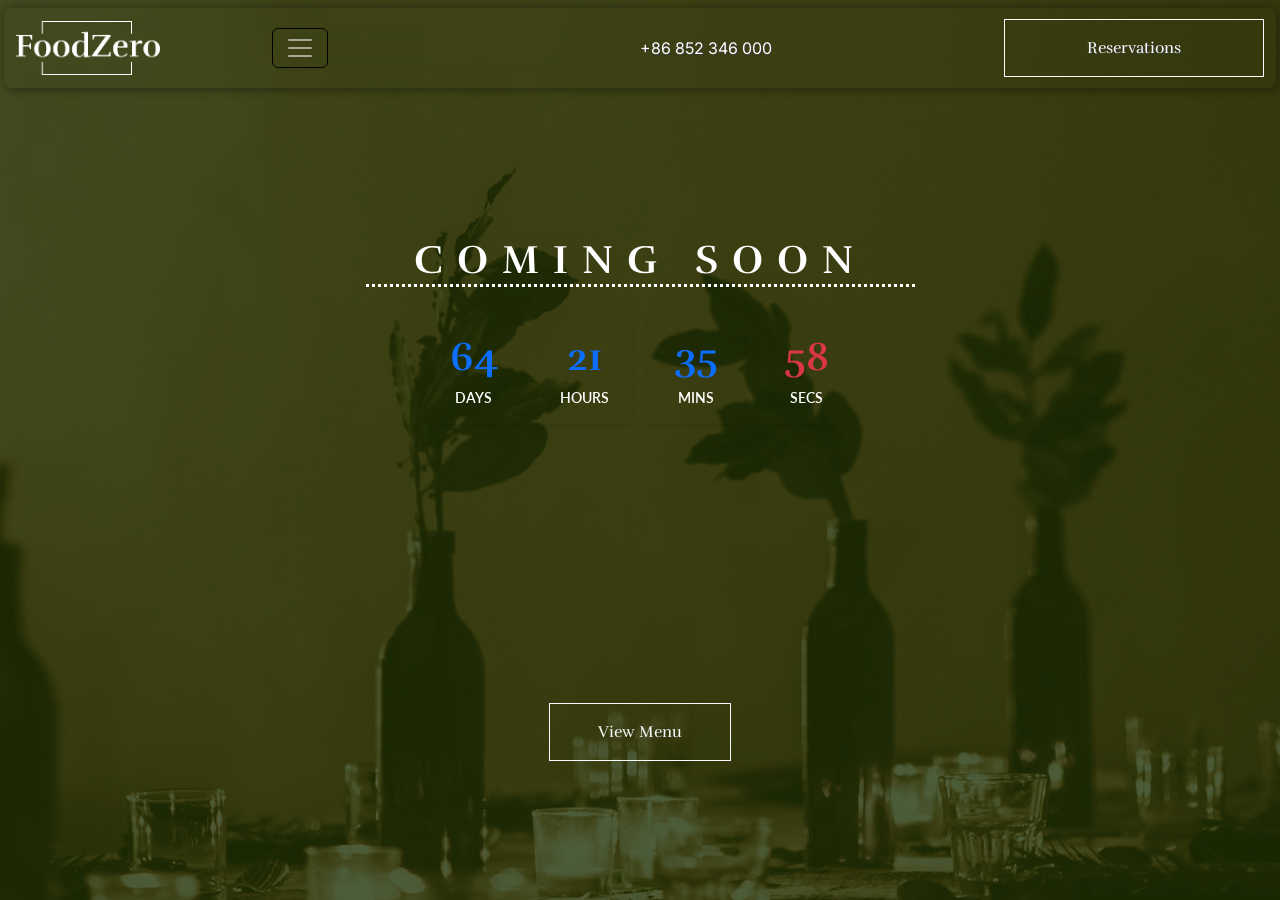
<file: index.html>
<!DOCTYPE html>
<html lang="en">

<head>
    <meta charset="UTF-8">
    <meta name="viewport" content="width=device-width, initial-scale=1.0">
    <!-- Page title -->
    <title>Coming soon || Foodzero</title>
    <link rel="shortcut icon" href="assets/icons/home_icons/Logofoodzero.png">
    <link rel="stylesheet" href="style_index.css">

    <!-- google -->
    <meta name="google-site-verification" content="-FZek1GbxOuiRFs2cEtnQQcebRAm0KqnOeC-nxKu64Y" />

    <!-- SEO description -->
    <meta name="description"
        content="A modern, responsive restaurant web application built with HTML, CSS, Bootstrap, and JavaScript. Explore gourmet menus and book reservations." />

    <!-- Author -->
    <meta name="author" content="Stephen Oladeji" />

    <!-- Standard Meta Tag -->
    <meta name="description"
        content="A modern, responsive restaurant web application built with HTML, CSS, Bootstrap, and JavaScript. Explore gourmet menus and book reservations.">
    
    <!-- Open Graph / Facebook / LinkedIn / WhatsApp -->
    <meta property="og:type" content="website">
    <meta property="og:url" content="https://oladeji-stephen-ayomide.github.io/FoodZero-Resturant-and-Food/">
    <meta property="og:title" content="FoodZero - Modern Restaurant & Food Web App">
    <meta property="og:description"
        content="A modern, responsive restaurant web application built with HTML, CSS, Bootstrap, and JavaScript. Explore gourmet menus and book reservations.">
    <meta property="og:image" content="https://encrypted-tbn3.gstatic.com/images?q=tbn:ANd9GcRilI6qdPuVwmSDcoMHdbgkmeUUWc9FvZzsnGNsS2NmauY4ckWs">
    
    <!-- Twitter / X -->
    <meta property="twitter:card" content="summary_large_image">
    <meta property="twitter:url" content="https://oladeji-stephen-ayomide.github.io/FoodZero-Resturant-and-Food/">
    <meta property="twitter:title" content="FoodZero - Modern Restaurant & Food Web App">
    <meta property="twitter:description"
        content="A modern, responsive restaurant web application built with HTML, CSS, Bootstrap, and JavaScript. Explore gourmet menus and book reservations.">
    <meta property="twitter:image" content="https://encrypted-tbn3.gstatic.com/images?q=tbn:ANd9GcRilI6qdPuVwmSDcoMHdbgkmeUUWc9FvZzsnGNsS2NmauY4ckWs">

    <!-- Bootstrap 5 link -->
    <link href="https://cdn.jsdelivr.net/npm/bootstrap@5.3.8/dist/css/bootstrap.min.css" rel="stylesheet"
        integrity="sha384-sRIl4kxILFvY47J16cr9ZwB07vP4J8+LH7qKQnuqkuIAvNWLzeN8tE5YBujZqJLB" crossorigin="anonymous">
    <!-- Google fonts -->
    <link rel="preconnect" href="https://fonts.googleapis.com">
    <link rel="preconnect" href="https://fonts.gstatic.com" crossorigin>
    <link
        href="https://fonts.googleapis.com/css2?family=Inter:ital,opsz,wght@0,14..32,100..900;1,14..32,100..900&family=Lato:ital,wght@0,100;0,300;0,400;0,700;0,900;1,100;1,300;1,400;1,700;1,900&family=Rufina:wght@400;700&display=swap"
        rel="stylesheet">

    <!-- custom Javascript -->
    <script src="script.js"></script>

    <!-- Bootstrap 5 Javascript -->
    <script src="https://cdn.jsdelivr.net/npm/@popperjs/core@2.11.8/dist/umd/popper.min.js"
        integrity="sha384-I7E8VVD/ismYTF4hNIPjVp/Zjvgyol6VFvRkX/vR+Vc4jQkC+hVqc2pM8ODewa9r"
        crossorigin="anonymous"></script>
    <script src="https://cdn.jsdelivr.net/npm/bootstrap@5.3.8/dist/js/bootstrap.min.js"
        integrity="sha384-G/EV+4j2dNv+tEPo3++6LCgdCROaejBqfUeNjuKAiuXbjrxilcCdDz6ZAVfHWe1Y"
        crossorigin="anonymous"></script>
</head>

<body>
    <div class=""
        style=" background-image: url('assets/images/nav_img/Image.png'); background-size: cover; background-repeat: no-repeat; background-position: center; min-height: 100vh;">
        <div
            class="overlayy container-fluid min-vh-100 d-flex flex-column align-items-center justify-content-around px-0 pt-5">
            <nav class="navbar position-fixed w-100 top-0 end-0 py-2  px-1 col-md-12" style="  z-index: 999;">
                <div class="container-fluid d-flex justify-content-between w-100 row-gap-2 py-2 rounded-3"
                    style="background-color: transparent; backdrop-filter: blur(20px); box-shadow: 1px 1px 10px 1px #0000005d; z-index: 999;">
                    <div class="col-6 col-md-5 col-lg-6">
                        <div class="col-12 col-lg-6 d-flex justify-content-between align-items-center">
                            <div class="col-8 col-md-8">
                                <div class="navbar-brand"><img src="assets/icons/home_icons/Logo_white.png" class="w-75"
                                        alt="Food zero logo"></div>
                            </div>
                            <!-- Use any element to open/show the overlay navigation menu -->
                            <span onclick="openNav()" class="navbar-dark"><button
                                    class="navbar-toggler border-1 border-black" type="button" data-bs-toggle="collapse"
                                    data-bs-target="#navbarNavAltMarkup" aria-controls="navbarNavAltMarkup"
                                    aria-expanded="false" aria-label="Toggle navigation">
                                    <span class="navbar-toggler-icon" style="color: white;"></span>
                                </button>
                            </span>
                        </div>
                    </div>
                    <div class="d-flex gap-5 align-items-center justify-content-between text-white col-5 col-md-6">
                        <a href="tel:+86 852 346 000" class="text-decoration-none text-white d-none d-md-inline"
                            style="font-family: 'Inter', sans-serif; text-shadow: 1px 1px 1px rgb(59, 59, 59);">+86 852
                            346 000</a>
                        <button class="btn btn-outline-light rounded-0 p-2 py-2 py-md-3 col-md-5 col-12"
                            style="text-shadow: 1px 1px 1px rgb(59, 59, 59);" type="submit">Reservations</button>
                    </div>
                </div>
            </nav>
            <!-- The overlay -->
            <div id="myNav" class="overlay h-100" style="z-index: 999 !important;">
                <div class="overlayer h-100">

                    <!-- Button to close the overlay navigation -->
                    <a href="javascript:void(0)" class="closebtn" onclick="closeNav()">&times;</a>

                    <!-- Overlay content -->
                    <div class="h-100">
                        <div
                            class="overlay-content d-flex flex-column flex-lg-row align-items-center justify-content-evenly justify-content-lg-between h-100 w-75 m-auto p-0">
                            <ul>
                                <li class="text-uppercase fw-bold "><a href="home.html" class="text-white p-0">Home</a>
                                </li>
                                <li class="text-uppercase fw-bold"><a href="menu.html" class="text-white p-0">Menu</a>
                                </li>
                                <li class="text-uppercase text-warning fw-bold"> Blogs</li>
                                <div class="d-flex flex-column align-items-start">
                                    <p class="m-0 text-white fw-bold"><a href="blog.html" class="p-0 text-white fs-5">1
                                            column</a>
                                    </p>
                                    <p class="m-0 fw-bold"><a class="p-0 text-white fs-5" href="blogDouble.html">2
                                            column</a></p>
                                    <p class="m-0 text-white fw-bold">Sidebar post</p>
                                </div>
                                <li class="text-uppercase fw-bold"><a href="about.html" class="text-white p-0">About</a>
                                </li>
                                <li class="text-uppercase fw-bold"><a href="contact.html"
                                        class="text-white p-0">Contact</a></li>
                            </ul>
                            <div class="d-flex flex-column align-items-start">
                                <h3 class="pe-5 w-100"
                                    style="font-size: 30px; color: #f1f1f1;  border-bottom: 3px; border-bottom-style: dotted;">
                                    Contact</h3>
                                <div class="w-100 d-flex flex-column">
                                    <a href="tel:+86 852 346 000"
                                        class="text-decoration-none text-white fs-5 text-center"
                                        style="font-family: 'Inter', sans-serif;">+86 852
                                        346 000</a>
                                    <a href="mailto:info@foodzero.com" class="fs-5 text-white">info@foodzero.com</a>

                                    <address class="fs-5 text-center text-white">1959 Sepulveda Blvd.
                                        <br>
                                        Culver City, CA, 90230
                                    </address>
                                    <div class="d-flex">
                                        <a href="#"><img src="assets/icons/home_icons/Icon_instagram.png"
                                                alt="instagram icon"></a>
                                        <a href="#"><img src="assets/icons/home_icons/Icon_twitter.png"
                                                alt="twitter icon"></a>
                                        <a href="#"><img src="assets/icons/home_icons/Icon_facebook.png"
                                                alt="facebook icon"></a>
                                        <a href="#"><img src="assets/icons/home_icons/Icon_youtube.png"
                                                alt="YouTube icon"></a>
                                    </div>
                                </div>
                            </div>

                        </div>
                    </div>
                </div>
            </div>
            <!-- Overlay stops here -->



            <div class="d-flex align-items-center justify-content-center pt-5">
                <div class="container text-center">
                    <!-- Header Title -->
                    <h2 class="fw-bold fs-1 mb-4 text-white text-uppercase tracking-wide px-5 "
                        style="letter-spacing: 14px; border-bottom: 3px; border-bottom-style: dotted;">COMING SOON</h2>

                    <!-- Countdown Grid Layout -->
                    <div class="row g-3 justify-content-center text-center font-monospace">
                        <!-- Days Card -->
                        <div class="col-auto">
                            <div class="card shadow-sm p-3 bg-transparent border-0"
                                style="min-width: 95px; font-family: 'Rufina', serif !important;">
                                <span id="bs-days" class="fs-1 fw-bold text-primary">00</span>
                                <small class="text-white text-uppercase fw-semibold"
                                    style="font-family: 'Lato', sans-serif;">Days</small>
                            </div>
                        </div>
                        <!-- Hours Card -->
                        <div class="col-auto">
                            <div class="card shadow-sm p-3 bg-transparent border-0"
                                style="min-width: 95px; font-family: 'Rufina', serif !important;">
                                <span id="bs-hours" class="fs-1 fw-bold text-primary">00</span>
                                <small class="text-white text-uppercase fw-semibold"
                                    style="font-family: 'Lato', sans-serif;">Hours</small>
                            </div>
                        </div>
                        <!-- Minutes Card -->
                        <div class="col-auto">
                            <div class="card shadow-sm p-3 bg-transparent border-0"
                                style="min-width: 95px; font-family: 'Rufina', serif !important;">
                                <span id="bs-minutes" class="fs-1 fw-bold text-primary">00</span>
                                <small class="text-white text-uppercase fw-semibold"
                                    style="font-family: 'Lato', sans-serif;">Mins</small>
                            </div>
                        </div>
                        <!-- Seconds Card -->
                        <div class="col-auto">
                            <div class="card shadow-sm p-3 bg-transparent border-0"
                                style="min-width: 95px; font-family: 'Rufina', serif !important;">
                                <span id="bs-seconds" class="fs-1 fw-bold text-danger">00</span>
                                <small class="text-white text-uppercase fw-semibold"
                                    style="font-family: 'Lato', sans-serif;">Secs</small>
                            </div>
                        </div>
                    </div>
                </div>
            </div>

            <div><button class="btn btn-outline-light rounded-0 p-3 px-5" type="submit">View Menu</button></div>
        </div>
    </div>
</body>

</html>
</file>
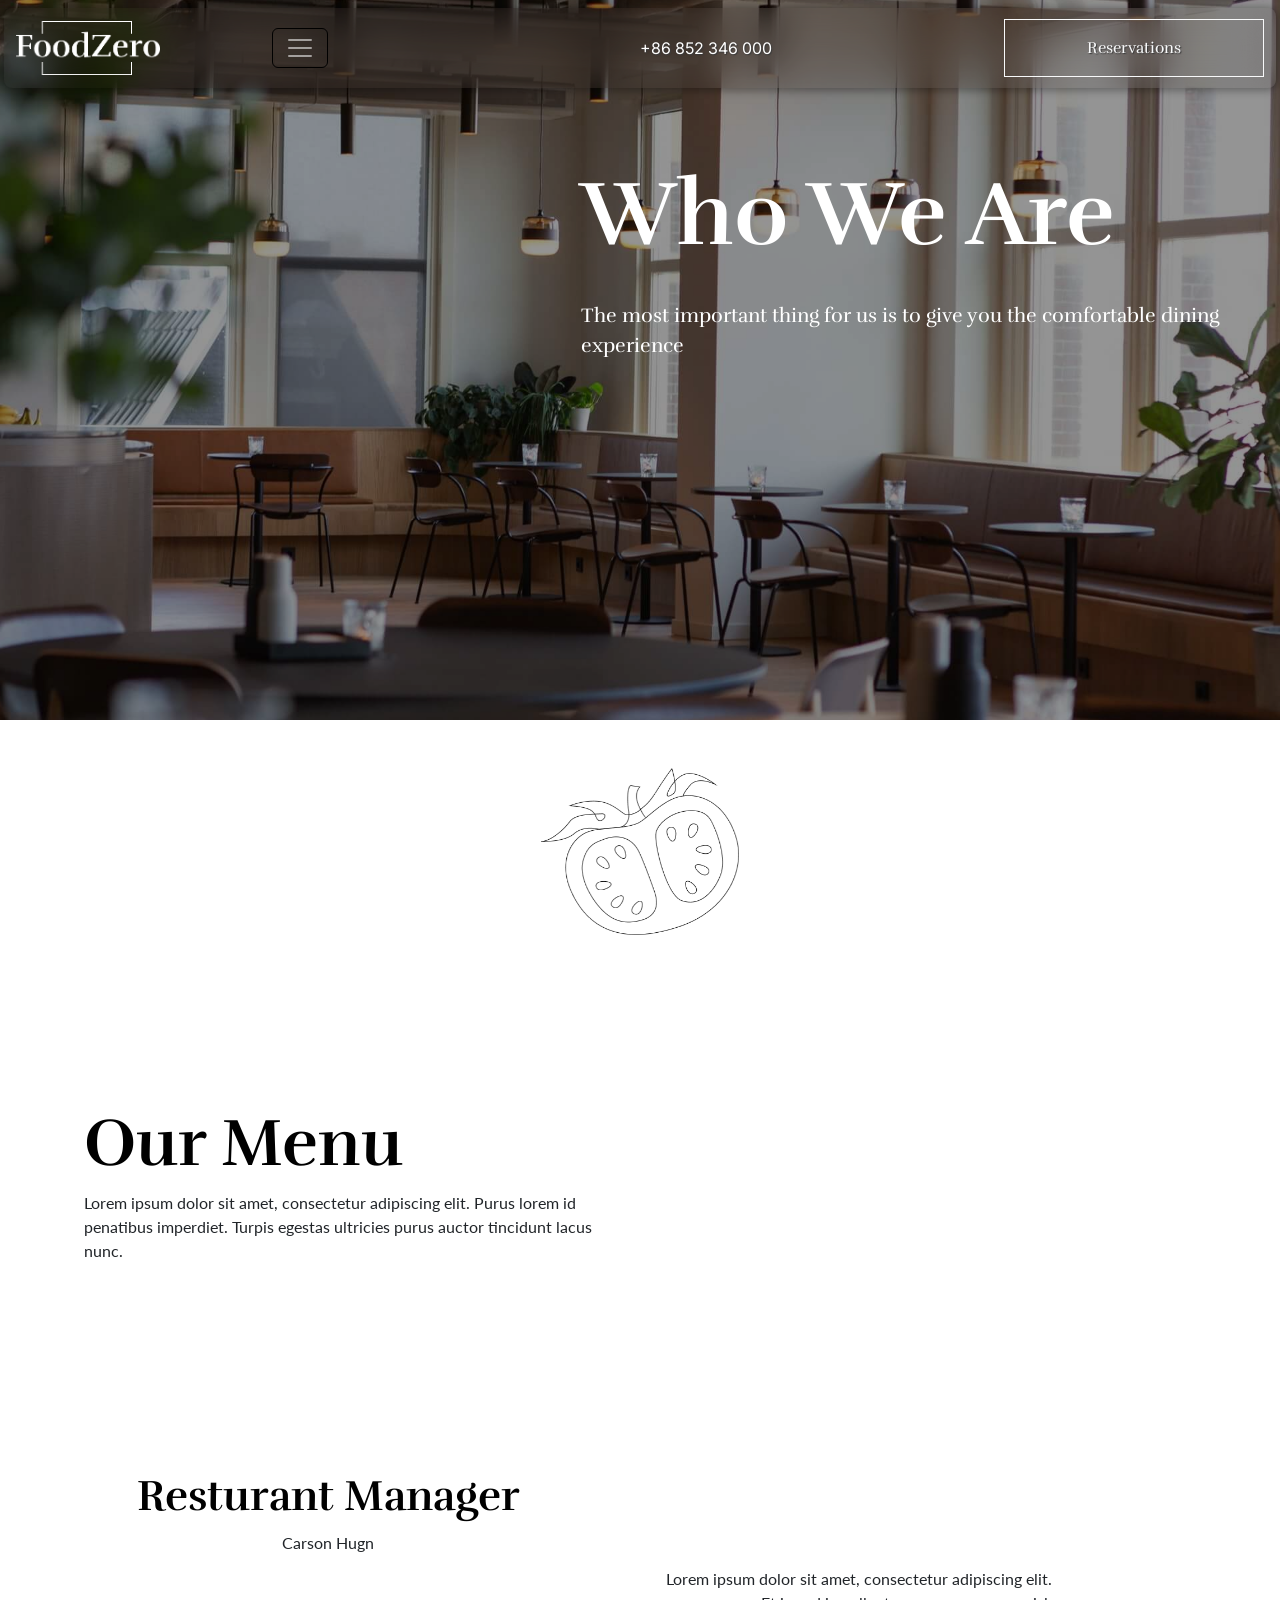
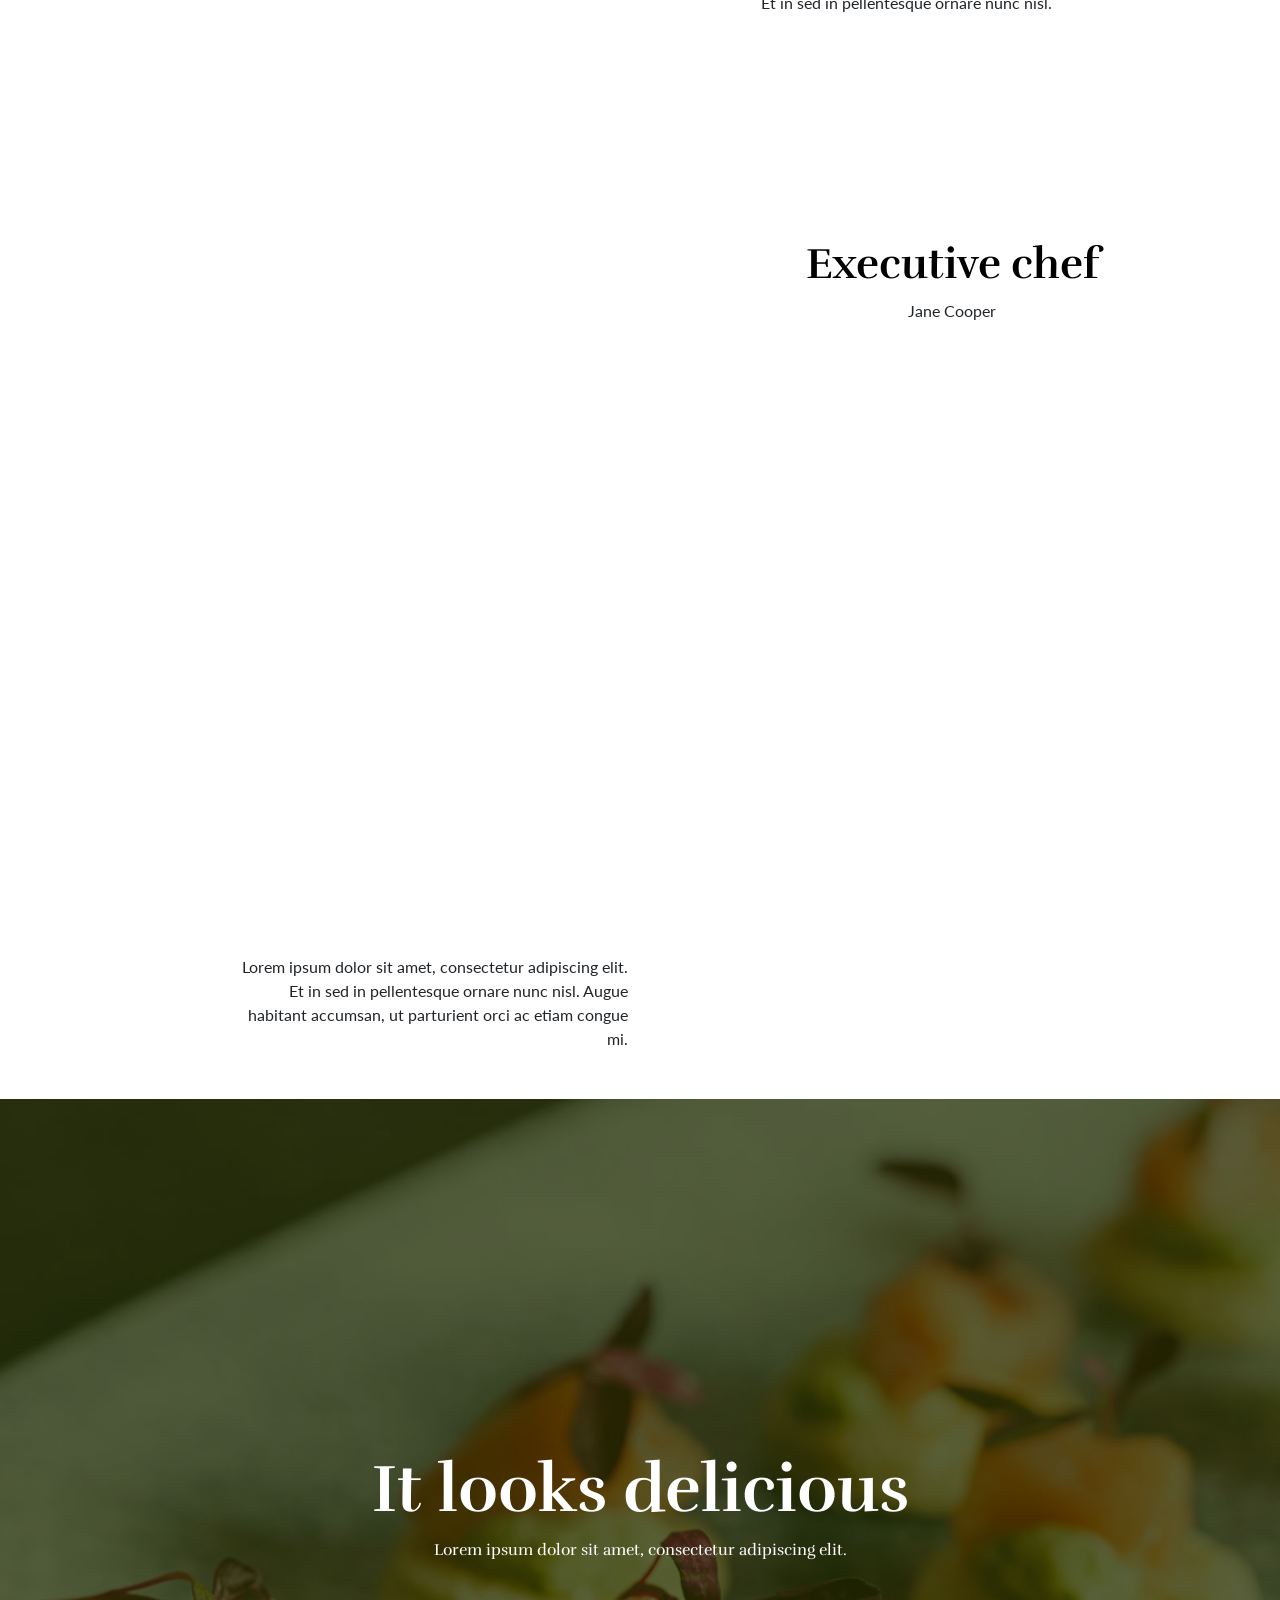
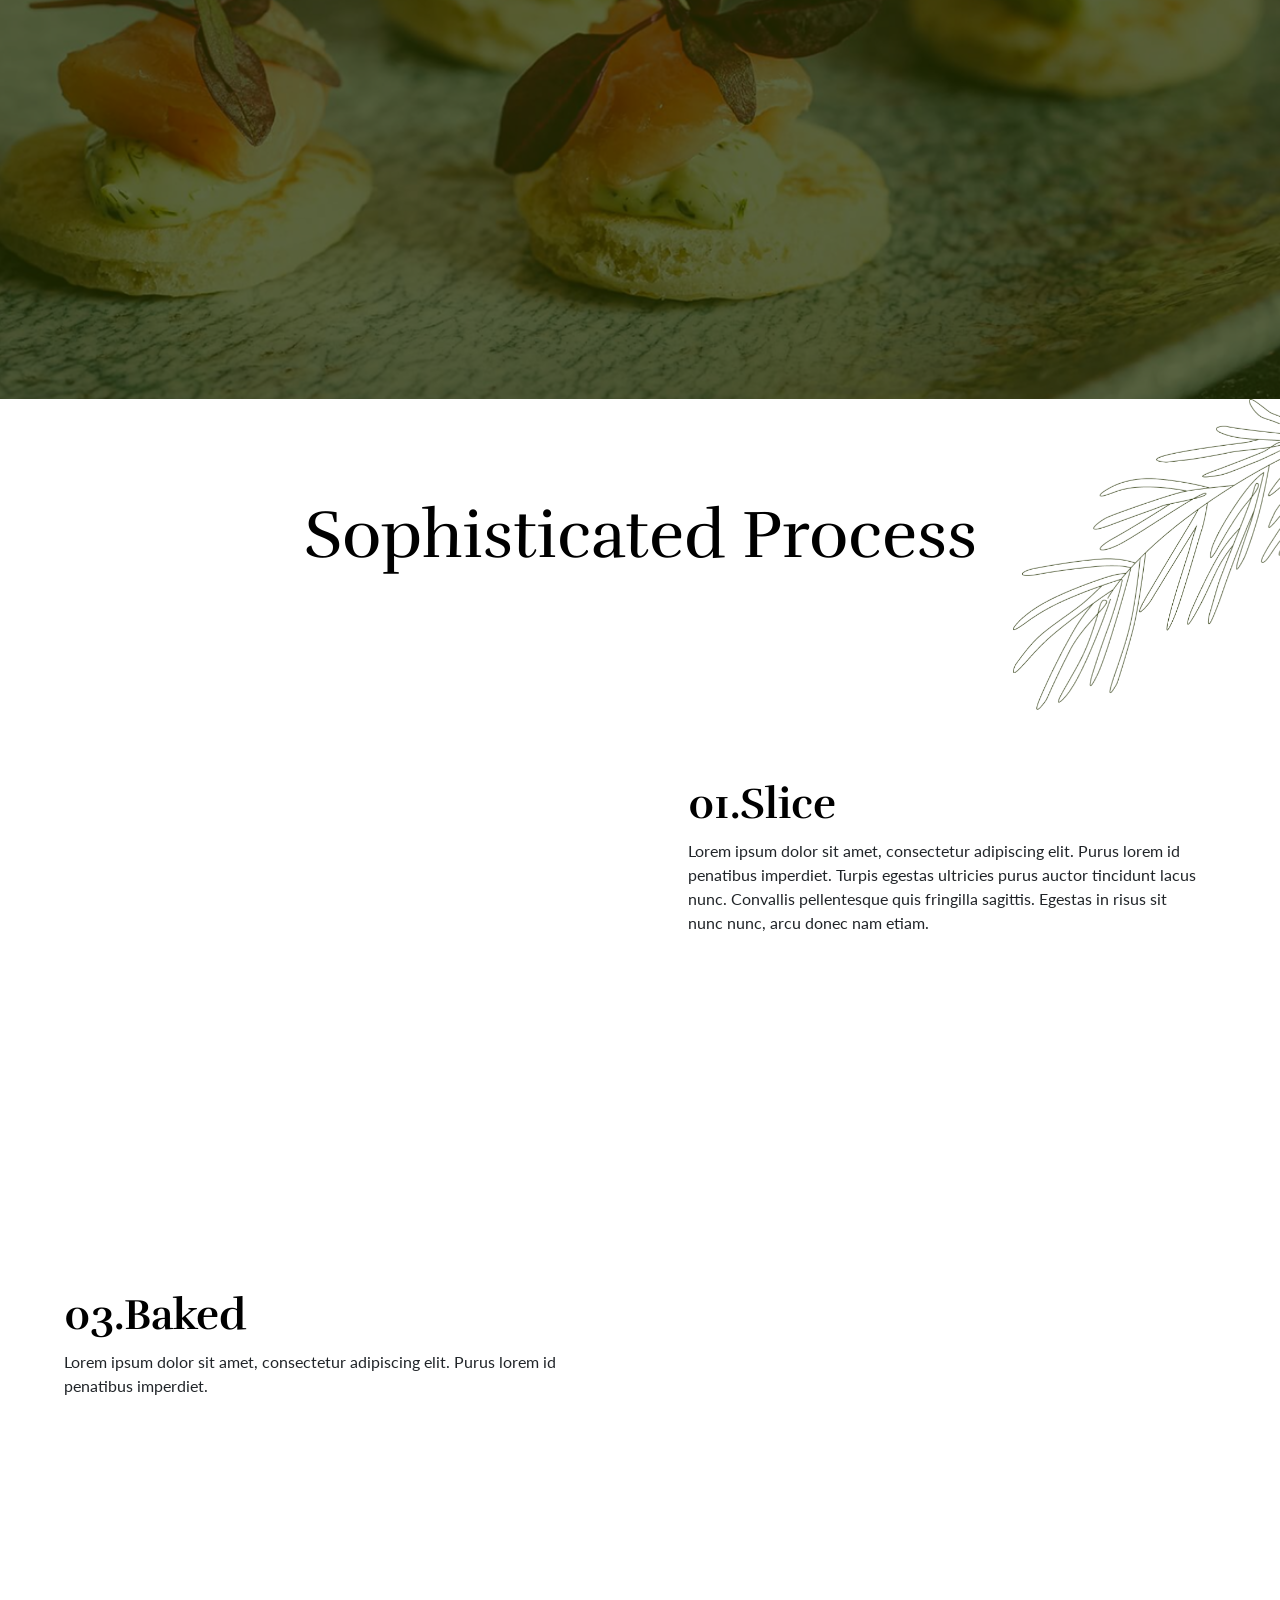
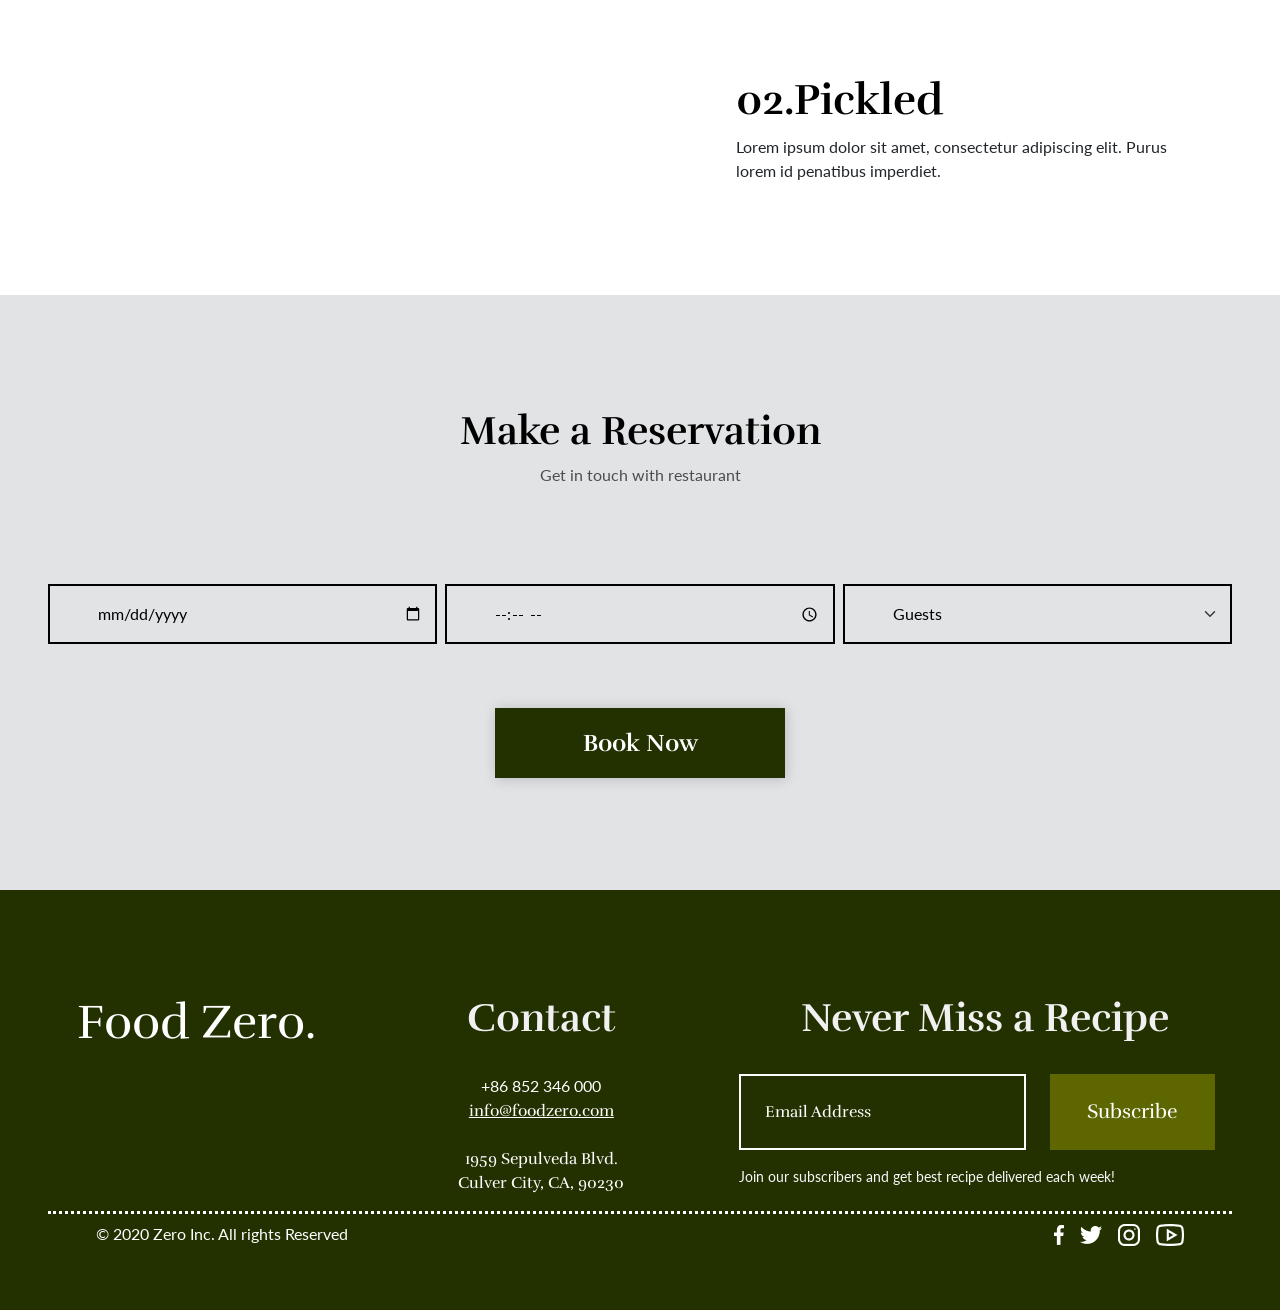
<file: about.html>
<!DOCTYPE html>
<html lang="en">

<head>
    <meta charset="UTF-8">
    <meta name="viewport" content="width=device-width, initial-scale=1.0">
    <title>About || Foodzero</title>
    <link rel="shortcut icon" href="assets/icons/home_icons/Logofoodzero.png">
    <link rel="stylesheet" href="style_home.css">
    <link rel="stylesheet" href="style_index.css">
    <link rel="stylesheet" href="about.css">
    <!-- Bootstrap 5 CSS CDN -->
    <link href="https://cdn.jsdelivr.net/npm/bootstrap@5.3.8/dist/css/bootstrap.min.css" rel="stylesheet"
        integrity="sha384-sRIl4kxILFvY47J16cr9ZwB07vP4J8+LH7qKQnuqkuIAvNWLzeN8tE5YBujZqJLB" crossorigin="anonymous">
    <!-- custom Javascript -->
    <script src="script.js"></script>

    <!-- Bootstrap 5 Javascript -->
    <script src="https://cdn.jsdelivr.net/npm/@popperjs/core@2.11.8/dist/umd/popper.min.js"
        integrity="sha384-I7E8VVD/ismYTF4hNIPjVp/Zjvgyol6VFvRkX/vR+Vc4jQkC+hVqc2pM8ODewa9r"
        crossorigin="anonymous"></script>
    <script src="https://cdn.jsdelivr.net/npm/bootstrap@5.3.8/dist/js/bootstrap.min.js"
        integrity="sha384-G/EV+4j2dNv+tEPo3++6LCgdCROaejBqfUeNjuKAiuXbjrxilcCdDz6ZAVfHWe1Y"
        crossorigin="anonymous"></script>

    <link rel="preconnect" href="https://fonts.googleapis.com">
    <link rel="preconnect" href="https://fonts.gstatic.com" crossorigin>
    <link
        href="https://fonts.googleapis.com/css2?family=Inter:ital,opsz,wght@0,14..32,100..900;1,14..32,100..900&family=Lato:ital,wght@0,100;0,300;0,400;0,700;0,900;1,100;1,300;1,400;1,700;1,900&family=Rufina:wght@400;700&display=swap"
        rel="stylesheet">
</head>

<body>
    <div
        style=" background-image: url('assets/images/about_img/hero\ image.png'); background-size: cover; background-repeat: no-repeat; background-position: center; min-height: 80vh;">
        <div class="container-fluid d-flex flex-column align-items-center justify-content-between gap-md-5 px-0 ">
            <nav class="navbar position-fixed w-100 top-0 end-0 py-2 px-1 col-md-12" style="  z-index: 999;">
                <div class="container-fluid d-flex justify-content-between w-100 row-gap-2 py-2 rounded-3"
                    style="background-color: rgba(29, 28, 28, 0.137); backdrop-filter: blur(20px); box-shadow: 1px 1px 10px 1px #0000005d; z-index: 999;">
                    <div class="col-6 col-md-5 col-lg-6">
                        <div class="col-12 col-lg-6 d-flex justify-content-between align-items-center">
                            <div class="col-8 col-md-8">
                                <div class="navbar-brand"><img src="assets/icons/home_icons/Logo_white.png" class="w-75"
                                        alt="Food zero logo"></div>
                            </div>
                            <!-- Use any element to open/show the overlay navigation menu -->
                            <span onclick="openNav()" class="navbar-dark"><button
                                    class="navbar-toggler border-1 border-black" type="button" data-bs-toggle="collapse"
                                    data-bs-target="#navbarNavAltMarkup" aria-controls="navbarNavAltMarkup"
                                    aria-expanded="false" aria-label="Toggle navigation">
                                    <span class="navbar-toggler-icon" style="color: white;"></span>
                                </button>
                            </span>
                        </div>
                    </div>
                    <div class="d-flex gap-5 align-items-center justify-content-between text-white col-5 col-md-6">
                        <a href="tel:+86 852 346 000" class="text-decoration-none text-white d-none d-md-inline"
                            style="font-family: 'Inter', sans-serif; text-shadow: 1px 1px 1px rgb(59, 59, 59);">+86 852
                            346 000</a>
                        <button class="btn btn-outline-light rounded-0 p-2 py-2 py-md-3 col-md-5 col-12"
                            style="text-shadow: 1px 1px 1px rgb(59, 59, 59);" type="submit">Reservations</button>
                    </div>
                </div>
            </nav>
            <!-- The overlay -->
            <div id="myNav" class="overlay h-100" style="z-index: 999 !important;">
                <div class="overlayer h-100">

                    <!-- Button to close the overlay navigation -->
                    <a href="javascript:void(0)" class="closebtn" onclick="closeNav()">&times;</a>

                    <!-- Overlay content -->
                    <div class="h-100">
                        <div
                            class="overlay-content d-flex flex-column flex-lg-row align-items-center justify-content-evenly justify-content-lg-between h-100 w-75 m-auto p-0">
                            <ul>
                                <li class="text-uppercase fw-bold "><a href="home.html" class="text-white p-0">Home</a>
                                </li>
                                <li class="text-uppercase fw-bold"><a href="menu.html" class="text-white p-0">Menu</a>
                                </li>
                                <li class="text-uppercase text-warning fw-bold"> Blogs</li>
                                <div class="d-flex flex-column align-items-start">
                                    <p class="m-0 text-white fw-bold"><a href="blog.html" class="p-0 text-white fs-5">1
                                            column</a>
                                    </p>
                                    <p class="m-0 fw-bold"><a class="p-0 text-white fs-5" href="blogDouble.html">2
                                            column</a></p>
                                    <p class="m-0 text-white fw-bold">Sidebar post</p>
                                </div>
                                <li class="text-uppercase fw-bold"><a href="about.html" class="text-white p-0">About</a>
                                </li>
                                <li class="text-uppercase fw-bold"><a href="contact.html"
                                        class="text-white p-0">Contact</a>
                                </li>
                            </ul>
                            <div class="d-flex flex-column align-items-start">
                                <h3 class="pe-5 w-100"
                                    style="font-size: 30px; color: #f1f1f1;  border-bottom: 3px; border-bottom-style: dotted;">
                                    Contact</h3>
                                <div class="w-100 d-flex flex-column">
                                    <a href="tel:+86 852 346 000"
                                        class="text-decoration-none text-white fs-5 text-center"
                                        style="font-family: 'Inter', sans-serif;">+86 852
                                        346 000</a>
                                    <a href="mailto:info@foodzero.com" class="fs-5 text-white">info@foodzero.com</a>

                                    <address class="fs-5 text-center text-white">1959 Sepulveda Blvd.
                                        <br>
                                        Culver City, CA, 90230
                                    </address>
                                    <div class="d-flex">
                                        <a href="#"><img src="assets/icons/home_icons/Icon_instagram.png"
                                                alt="instagram icon"></a>
                                        <a href="#"><img src="assets/icons/home_icons/Icon_twitter.png"
                                                alt="twitter icon"></a>
                                        <a href="#"><img src="assets/icons/home_icons/Icon_facebook.png"
                                                alt="facebook icon"></a>
                                        <a href="#"><img src="assets/icons/home_icons/Icon_youtube.png"
                                                alt="YouTube icon"></a>
                                    </div>
                                </div>
                            </div>

                        </div>
                    </div>
                </div>
            </div>

            <div class="d-flex flex-column ms-lg-auto p-lg-5 p-2 justify-content-between p-3 col-lg-7 col-12 text-lg-start text-center bs-slide-in"
                style="margin-top: 7rem !important; ">
                <h1 class=" text-white fs-1 col-12 pt-5 pt-lg-0 fw-bold"
                    style="font-size: calc(4.5rem + 1.5vw) !important;">
                    Who We Are</h1>
                <p class=" text-white fs-5 pt-4" style="letter-spacing: 2%; font-family: 'Rufina', serif !important;">
                    The most important thing for us is to give you the comfortable dining experience</p>

            </div>
        </div>
    </div>

    <section class="p-lg-5 p-3 ">
        <div class="col-3 col-lg-2 m-auto position-relative">
            <img loading="lazy" src="assets/images/about_img/Tomato.png" alt="" class="w-100 position-absolute">
        </div>
        <div class="py-lg-5">

            <div class="row row-cols-1 row-cols-md-2 pt-5 pb-5">
                <div
                    class="d-flex mt-auto flex-wrap justify-content-center justify-content-lg-between align-content-center align-items-lg-end px-lg-5">

                    <h2 class="pt-5 fw-bold" style="font-size: calc(3rem + 1.5vw); color: #000;">Our Menu</h2>
                    <p class="col-lg-12 fs-6">Lorem ipsum dolor sit amet, consectetur adipiscing elit. Purus lorem id
                        penatibus imperdiet. Turpis egestas ultricies
                        purus auctor tincidunt lacus nunc.
                    </p>

                </div>
                <div class="my-auto">
                    <img loading="lazy" src="assets/images/about_img/Image (14).png" alt="Chef preparing foods"
                        class="w-100 shadow reveal-on-scroll slide-up">
                </div>

            </div>

        </div>
    </section>

    <!-- Executives head section -->
    <section>
        <div class="d-flex justify-content-between px-3 py-5 m-0 row row-cols-1 row-cols-md-2">
            <div class="col d-flex flex-column justify-content-between">
                <div>
                    <h2 class=" fw-bold text-center " style="font-size: calc(1.5rem + 1.5vw); color: #000;">
                        Resturant Manager</h2>
                    <p class=" fs-6 text-center ">Carson Hugn</p>
                    <img src="assets/images/about_img/CEO.png" alt="Man wearing blue coat"
                        class="w-100 shadow reveal-on-scroll slide-up">
                </div>
                <p class="col-lg-8 col-12 text-md-end text-center ms-auto mb-0">Lorem ipsum dolor sit amet, consectetur
                    adipiscing elit. Et in
                    sed in pellentesque ornare nunc nisl.
                    Augue habitant
                    accumsan, ut parturient orci ac etiam congue mi.</p>
            </div>
            <div class="col d-flex flex-column-reverse flex-md-column" style="padding-top: 6rem;">
                <p class="col-lg-8 col-12 text-md-end text-center">Lorem ipsum dolor sit amet, consectetur adipiscing
                    elit. Et in sed in pellentesque
                    ornare nunc nisl.
                </p>
                <div style="padding-top: 10rem;">
                    <h2 class="pt-5 fw-bold text-center " style="font-size: calc(1.5rem + 1.5vw); color: #000;">
                        Executive chef</h2>
                    <p class="fs-6 text-center ">Jane Cooper</p>
                    <img src="assets/images/about_img/Image (15).png" alt="Image of the Mr. John the executive chef"
                        class="w-100  shadow reveal-on-scroll zoom-in">
                </div>
            </div>
        </div>
    </section>

    <section>
        <div
            style="background-image: url('assets/images/about_img/overlay\ image.png'); background-size: cover; background-repeat: no-repeat; background-position: center; min-height: 80vh!important; background-color: #233000 !important;">

            <div
                class="d-flex flex-column align-items-center justify-content-center text-center p-5 pb-0 gap-4 col-12 bs-slide-in overlayy">
                <div>
                    <h1 class=" text-white fs-1  fw-bold text-center" style="font-size: calc(3rem + 1.5vw) !important;">
                        It looks delicious</h1>
                    <p class=" text-white fs-6 text-center"
                        style="letter-spacing: 2%; font-family: 'Rufina', serif !important;">
                        Lorem ipsum dolor sit amet, consectetur adipiscing elit.</p>
                </div>
                <div>
                    <video src="assets/videos/mixkit-dish-of-meat-potatoes-and-salad-in-a-restaurant-32457-hd-ready.mp4"
                        loop controls class="col-md-7 col-12 shadow reveal-on-scroll slide-up">

                    </video>
                </div>
            </div>
        </div>
    </section>

    <!-- Meal prepartation steps section -->
    <section>
        <div class=" ">
            <div class="col-5 ms-auto position-relative">
                <img loading="lazy" src="assets/images/about_img/rosemary (1).png" alt=""
                    class="col-8 col-md-6 position-absolute end-0">
            </div>

            <div class="p-lg-5 p-3">
                <div class="text-center">
                    <h2 class="pt-5" style="font-size: calc(3rem + 1.5vw); color: #000;">Sophisticated Process</h2>
                </div>
                <div class="row row-cols-1 row-cols-sm-2 pt-5  pb-5">
                    <div class="my-auto">
                        <img loading="lazy" src="assets/images/about_img/slice image.png"
                            alt="Four glass cups on white surface" class="w-100 stagger-card cascade-up "
                            style="--index: 1;">
                    </div>
                    <div
                        class="d-flex my-auto flex-wrap justify-content-center justify-content-lg-between align-items-lg-end px-lg-5">
                        <h2 class=" fw-bold " style="font-size: calc(1.5rem + 1.5vw); color: #000;">
                            01.Slice</h2>
                        <p class=" fs-6 ">Lorem ipsum dolor sit amet, consectetur adipiscing elit. Purus lorem id
                            penatibus
                            imperdiet. Turpis egestas ultricies
                            purus auctor tincidunt lacus nunc. Convallis pellentesque quis fringilla sagittis. Egestas
                            in
                            risus sit nunc nunc, arcu
                            donec nam etiam.</p>
                    </div>
                </div>
            </div>
        </div>
        <div class="px-3  row row-cols-1 row-cols-sm-2 m-0 ">

            <div class="p-lg-5 p-3">
                <div class=" pt-5 ">
                    <div
                        class="d-flex my-auto flex-wrap justify-content-center justify-content-lg-between align-items-lg-end ">
                        <h2 class=" fw-bold " style="font-size: calc(1.5rem + 1.5vw); color: #000;">
                            03.Baked</h2>
                        <p class=" fs-6 ">Lorem ipsum dolor sit amet, consectetur adipiscing elit. Purus lorem id
                            penatibus imperdiet. </p>
                    </div>
                    <div class="my-auto">
                        <img loading="lazy" src="assets/images/about_img/baked image.png"
                            alt="Four glass cups on white surface" class="w-100 stagger-card cascade-up "
                            style="--index: 1;">
                    </div>

                </div>
            </div>
            <div class="p-lg-5 p-3">
                <div class="pb-5">
                    <div class="my-auto">
                        <img loading="lazy" src="assets/images/about_img/pickled image.png"
                            alt="Four glass cups on white surface" class="w-100 stagger-card cascade-up "
                            style="--index: 1;">
                    </div>
                    <div
                        class="d-flex my-auto flex-wrap justify-content-center justify-content-lg-between align-items-lg-end px-lg-5">
                        <h2 class=" fw-bold " style="font-size: calc(1.5rem + 1.5vw); color: #000;">
                            02.Pickled</h2>
                        <p class=" fs-6 ">Lorem ipsum dolor sit amet, consectetur adipiscing elit. Purus lorem id
                            penatibus imperdiet.</p>
                    </div>
                </div>
            </div>
        </div>
    </section>


    <!-- Reservation section -->
    <section class="py-3 bg-secondary-subtle">
        <div class="container-fluid p-3 p-lg-5 d-flex flex-column align-items-center ">
            <div class="text-center pb-md-5 mt-5">
                <h1 class="fs-1 fw-bold text-black">Make a Reservation</h1>
                <span style="color:#4D4D4D;">Get in touch with restaurant</span>
            </div>
            <div class="col-12">
                <div class="row justify-content-center">
                    <div class="col-md-10 py-5 col-lg-12">
                        <form class="card border-0  bg-secondary-subtle" style="font-family: 'Lato', sans-serif;">
                            <!-- 3-Button Layout Group -->
                            <div class="row g-2">

                                <!-- Date Button/Input -->
                                <div class="col-sm-4">
                                    <label class="form-label d-none" for="res-date">Date</label>
                                    <div class="position-relative">
                                        <i
                                            class="bi bi-calendar3 position-absolute top-50 start-0 translate-middle-y ms-3 text-secondary"></i>
                                        <input type="date" id="res-date"
                                            class="form-control btn btn-outline-secondary text-start ps-5 py-3 w-100 rounded-0 border-2 border-black text-black"
                                            style=" font-family: 'Lato', sans-serif;" required>
                                    </div>
                                </div>

                                <!-- Time Button/Input -->
                                <div class="col-sm-4">
                                    <label class="form-label d-none" for="res-time">Time</label>
                                    <div class="position-relative">
                                        <i
                                            class="bi bi-clock position-absolute top-50 start-0 translate-middle-y ms-3 text-secondary"></i>
                                        <input type="time" id="res-time"
                                            class="form-control btn btn-outline-secondary text-start ps-5 py-3 w-100  rounded-0 border-2 border-black text-black"
                                            required>
                                    </div>
                                </div>

                                <!-- Persons Button/Select -->
                                <div class="col-sm-4">
                                    <label class="form-label d-none" for="res-guests">Guests</label>
                                    <div class="position-relative">
                                        <i
                                            class="bi bi-people position-absolute top-50 start-0 translate-middle-y ms-3 text-secondary"></i>
                                        <select id="res-guests"
                                            class="form-select btn btn-outline-secondary text-start ps-5 py-3 w-100 rounded-0 border-2 border-black text-black"
                                            required>
                                            <option value="" selected disabled>Guests</option>
                                            <option value="1">1 Person</option>
                                            <option value="2">2 People</option>
                                            <option value="3">3 People</option>
                                            <option value="4">4 People</option>
                                            <option value="5+">5+ People</option>
                                        </select>
                                    </div>
                                </div>

                                <!-- Submit Button -->
                                <div class="col-12 col-lg-3 mx-auto mt-3 pt-5">
                                    <button type="submit"
                                        class="btn w-100 py-3 fw-bold rounded-0 text-white fw-bolder fs-4"
                                        style="background-color: #233000; box-shadow: 1px 1px 12px rgba(0, 0, 0, 0.185);  font-family: 'Rufina', serif !important;">Book
                                        Now</button>
                                </div>
                            </div>
                        </form>
                    </div>
                </div>
            </div>
        </div>
    </section>



    <!-- footer -->
    <footer style="background-color: #233000;" class="py-lg-5">
        <div class="d-flex flex-column container-fluid  px-lg-5 p-2">
            <div class="d-flex justify-content-center justify-content-lg-between flex-wrap mt-5"
                style="border-bottom: 3px; border-bottom-style: dotted; border-color: white;">
                <div class="fs-1 text-center text-white col-12 col-lg-3">
                    <h1 class="fs-1 text-white" style="font-size: 3rem !important;">Food Zero.</h1>
                </div>
                <div class="d-flex flex-column gap-4 col-12 col-lg-3">
                    <h3 class="text-center fs-1 fw-bold" style="color: #f1f1f1;"
                        style="font-family: 'Lato', sans-serif;">
                        Contact</h3>
                    <div class="w-100 d-flex flex-column gap-4">
                        <div class="text-center"><a href="tel:+86 852 346 000"
                                class="text-decoration-none text-white fs-6 text-center"
                                style="font-family: 'Lato', sans-serif;">+86 852
                                346 000</a> <br>
                            <a href="mailto:info@foodzero.com" class="fs-6 text-white text-center">info@foodzero.com</a>
                        </div>
                        <address class="fs-6 text-center text-white">1959 Sepulveda Blvd.
                            <br>
                            Culver City, CA, 90230
                        </address>
                    </div>
                </div>
                <div class="text-white text-center text-lg-start  d-flex flex-column gap-4 col-12 col-lg-5">
                    <h3 class="text-center fs-1 fw-bold" style="color: #f1f1f1;">Never Miss a Recipe</h3>
                    <form class="text-white d-flex flex-column" id="myFormm">
                        <div class="col-12 d-flex gap-4">
                            <input name="E-mail" type="email" placeholder="Email Address" required
                                class="py-4 ps-4 col-7 bg-transparent border-0 text-white"
                                style="border: 2px #fff solid !important; ">
                            <button type="submit" class="py-3 col-4 fs-5 border-0 text-white"
                                style="background-color: #5E6600 !important;" id="subscribeBtn">Subscribe</button>
                        </div>

                        <!-- Bootstrap Toast Container (Positioned Bottom-Center) -->
                        <div class="toast-container position-fixed rounded-5 bottom-0 start-50 translate-middle-x p-3"
                            style="z-index: 1055222;">
                            <div id="toastalert" class="toast align-items-center rounded-5 text-white bg-black border-0"
                                role="alert" aria-live="assertive" aria-atomic="true" data-bs-delay="3000">
                                <div class="d-flex align-items-center ">
                                    <div class="toast-body text-center w-100 fs-6 py-2 px-4">
                                        🎉 Subscription successful!
                                    </div>
                                </div>
                            </div>
                        </div>
                        <small class="text-light pt-3" style="font-family: 'Lato', sans-serif;">Join our subscribers and
                            get best recipe delivered each
                            week!</small>
                    </form>

                </div>
            </div>
            <div class="d-flex justify-content-md-between text-white container-fluid px-lg-5 p-2 gap-3">
                <small class="fs-6" style="font-family: 'Lato', sans-serif;">© 2020 Zero Inc. All rights
                    Reserved</small>

                <div class="d-flex gap-3">
                    <a href="#"><img src="assets/icons/home_icons/001-facebook.png" alt="Facebook icon"></a>
                    <a href="#"><img src="assets/icons/home_icons/003-twitter.png" alt="Twitter icon"></a>
                    <a href="#"><img src="assets/icons/home_icons/004-instagram.png" alt="Instagram icon"></a>
                    <a href="#"><img src="assets/icons/home_icons/Icon_youtube (1).png" alt="YouTube icon"></a>
                </div>

            </div>
        </div>
    </footer>

</body>

</html>
</file>
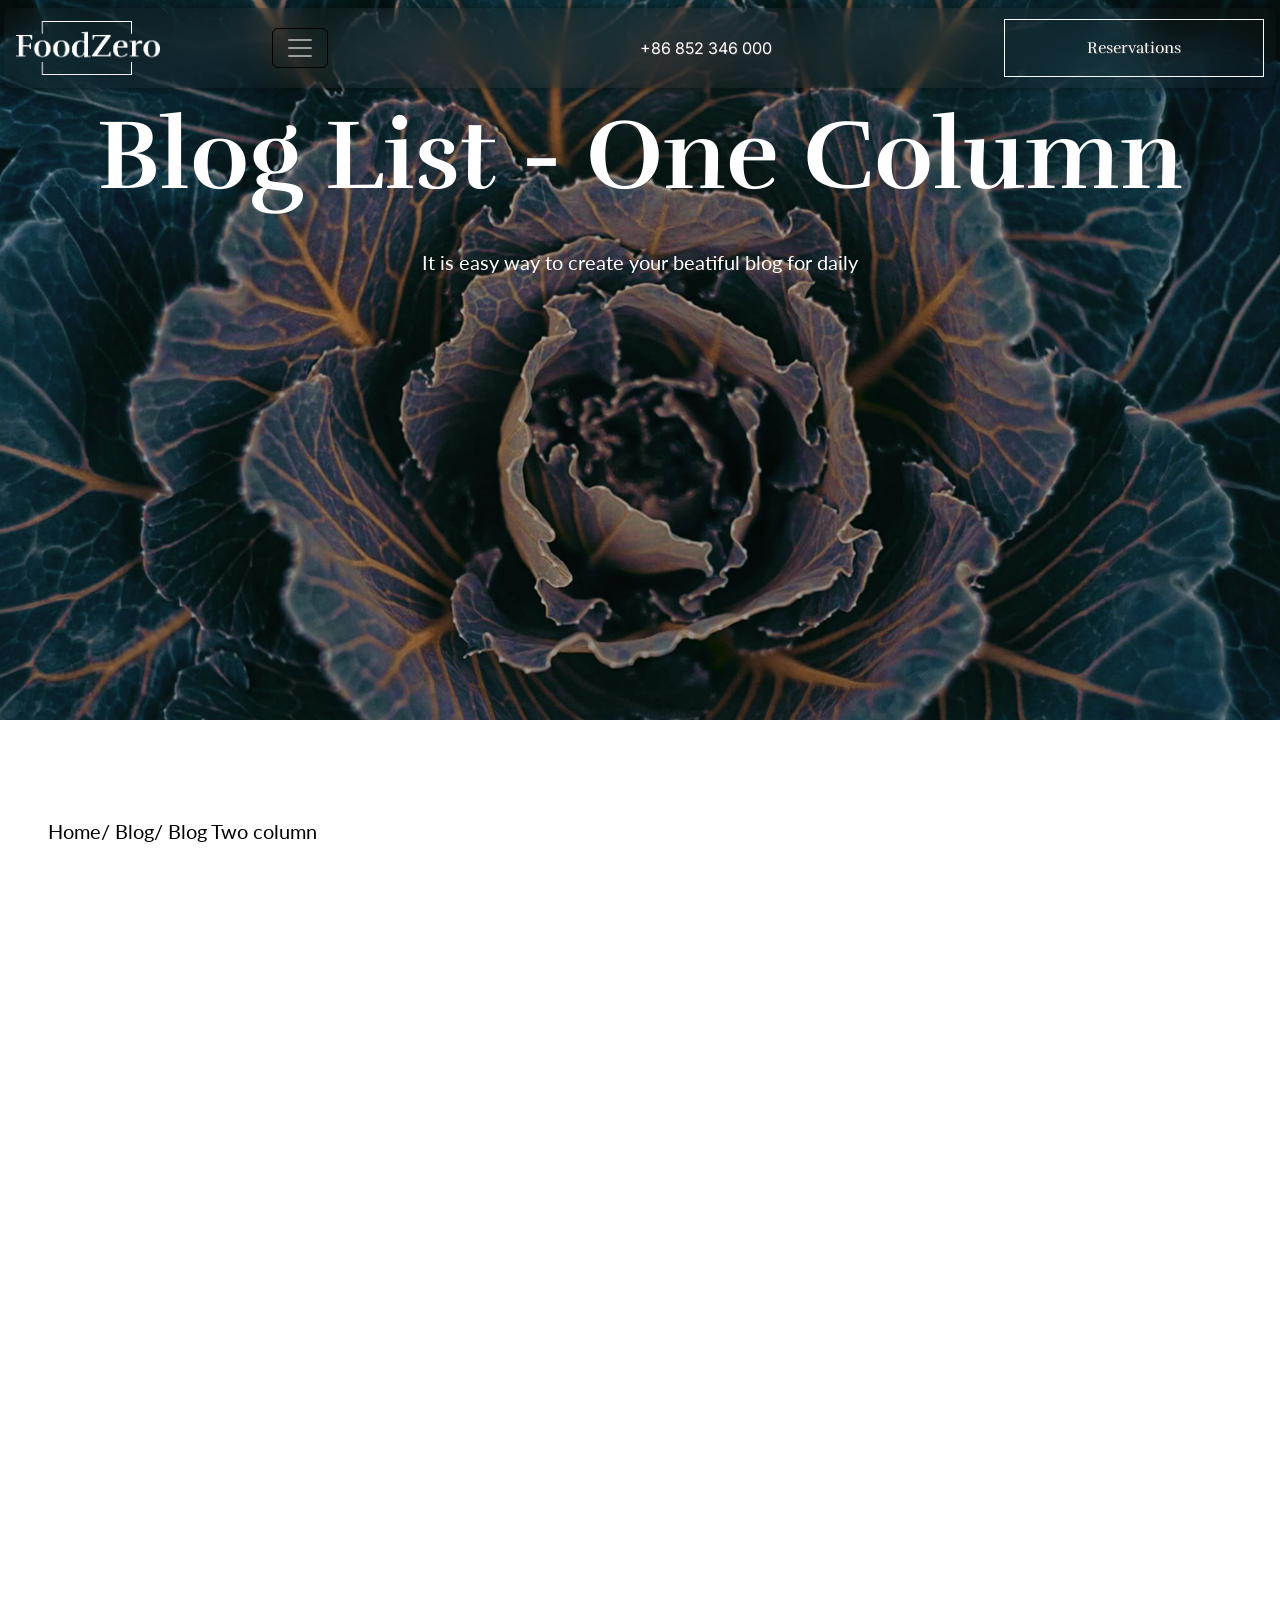
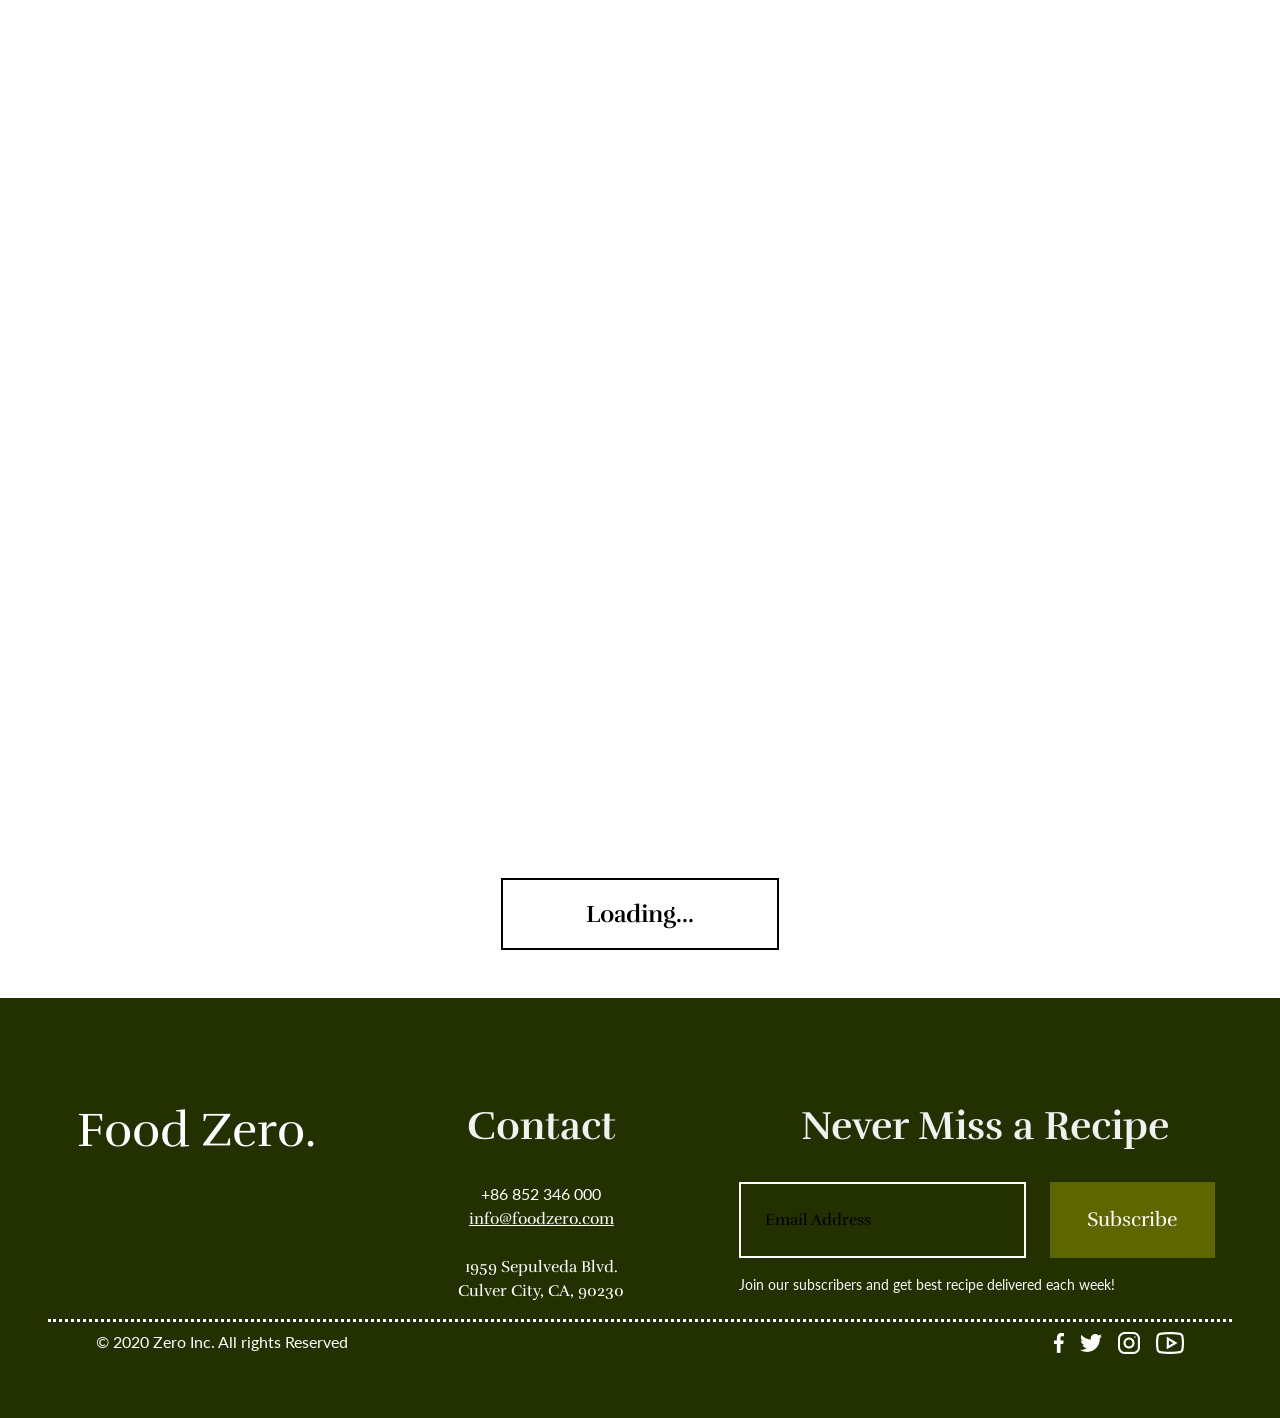
<file: blog.html>
<!DOCTYPE html>
<html lang="en">

<head>
    <meta charset="UTF-8">
    <meta name="viewport" content="width=device-width, initial-scale=1.0">
    <title>Blog Single || Foodzero</title>
    <link rel="shortcut icon" href="assets/icons/home_icons/Logofoodzero.png">
    <link rel="stylesheet" href="style_home.css">
    <link rel="stylesheet" href="style_index.css">
    <link rel="stylesheet" href="about.css">
    <link rel="stylesheet" href="alert.css">
    <!-- Bootstrap 5 CSS CDN -->
    <link href="https://cdn.jsdelivr.net/npm/bootstrap@5.3.8/dist/css/bootstrap.min.css" rel="stylesheet"
        integrity="sha384-sRIl4kxILFvY47J16cr9ZwB07vP4J8+LH7qKQnuqkuIAvNWLzeN8tE5YBujZqJLB" crossorigin="anonymous">
    <!-- custom Javascript -->
    <script src="script.js"></script>


    <!-- Bootstrap 5 Javascript -->
    <script src="https://cdn.jsdelivr.net/npm/@popperjs/core@2.11.8/dist/umd/popper.min.js"
        integrity="sha384-I7E8VVD/ismYTF4hNIPjVp/Zjvgyol6VFvRkX/vR+Vc4jQkC+hVqc2pM8ODewa9r"
        crossorigin="anonymous"></script>
    <script src="https://cdn.jsdelivr.net/npm/bootstrap@5.3.8/dist/js/bootstrap.min.js"
        integrity="sha384-G/EV+4j2dNv+tEPo3++6LCgdCROaejBqfUeNjuKAiuXbjrxilcCdDz6ZAVfHWe1Y"
        crossorigin="anonymous"></script>

    <link rel="preconnect" href="https://fonts.googleapis.com">
    <link rel="preconnect" href="https://fonts.gstatic.com" crossorigin>
    <link
        href="https://fonts.googleapis.com/css2?family=Inter:ital,opsz,wght@0,14..32,100..900;1,14..32,100..900&family=Lato:ital,wght@0,100;0,300;0,400;0,700;0,900;1,100;1,300;1,400;1,700;1,900&family=Rufina:wght@400;700&display=swap"
        rel="stylesheet">

    <style>
        ::placeholder {
            color: black !important;
        }

        .active_link:hover {
            color: rgb(59, 59, 59) !important;
        }
    </style>
</head>

<body>
    <div class=""
        style=" background-image: url('assets/images/blogSingle_img/hero.png'); background-size: cover; background-repeat: no-repeat; background-position: center; min-height: 80vh;">
        <div class="container-fluid d-flex flex-column align-items-center justify-content-between gap-5 px-0 pb-5">
            <nav class="navbar position-fixed w-100 top-0 end-0 py-2  px-1 col-md-12" style="  z-index: 999;">
                <div class="container-fluid d-flex justify-content-between w-100 row-gap-2 py-2 rounded-3"
                    style="background-color: rgba(29, 28, 28, 0.137); backdrop-filter: blur(20px); box-shadow: 1px 1px 10px 1px #0000005d; z-index: 999;">
                    <div class="col-6 col-md-5 col-lg-6">
                        <div class="col-12 col-lg-6 d-flex justify-content-between align-items-center">
                            <div class="col-8 col-md-8">
                                <div class="navbar-brand"><img src="assets/icons/home_icons/Logo_white.png" class="w-75"
                                        alt="Food zero logo"></div>
                            </div>
                            <!-- Use any element to open/show the overlay navigation menu -->
                            <span onclick="openNav()" class="navbar-dark"><button
                                    class="navbar-toggler border-1 border-black" type="button" data-bs-toggle="collapse"
                                    data-bs-target="#navbarNavAltMarkup" aria-controls="navbarNavAltMarkup"
                                    aria-expanded="false" aria-label="Toggle navigation">
                                    <span class="navbar-toggler-icon" style="color: white;"></span>
                                </button>
                            </span>
                        </div>
                    </div>
                    <div class="d-flex gap-5 align-items-center justify-content-between text-white col-5 col-md-6">
                        <a href="tel:+86 852 346 000" class="text-decoration-none text-white d-none d-md-inline"
                            style="font-family: 'Inter', sans-serif; text-shadow: 1px 1px 1px rgb(59, 59, 59);">+86 852
                            346 000</a>
                        <button class="btn btn-outline-light rounded-0 p-2 py-2 py-md-3 col-md-5 col-12"
                            style="text-shadow: 1px 1px 1px rgb(59, 59, 59);" type="submit">Reservations</button>
                    </div>
                </div>
            </nav>
            <!-- The overlay -->
            <div id="myNav" class="overlay h-100" style="z-index: 999 !important;">
                <div class="overlayer h-100">

                    <!-- Button to close the overlay navigation -->
                    <a href="javascript:void(0)" class="closebtn" onclick="closeNav()">&times;</a>

                    <!-- Overlay content -->
                    <div class="h-100">
                        <div
                            class="overlay-content d-flex flex-column flex-lg-row align-items-center justify-content-evenly justify-content-lg-between h-100 w-75 m-auto p-0">
                            <ul>
                                <li class="text-uppercase fw-bold "><a href="home.html" class="text-white p-0">Home</a>
                                </li>
                                <li class="text-uppercase fw-bold"><a href="menu.html" class="text-white p-0">Menu</a>
                                </li>
                                <li class="text-uppercase text-warning fw-bold"> Blogs</li>
                                <div class="d-flex flex-column align-items-start">
                                    <p class="m-0 text-white fw-bold"><a href="blog.html" class="p-0 text-white fs-5">1
                                            column</a>
                                    </p>
                                    <p class="m-0 fw-bold"><a class="p-0 text-white fs-5" href="blogDouble.html">2
                                            column</a></p>
                                    <p class="m-0 text-white fw-bold">Sidebar post</p>
                                </div>
                                <li class="text-uppercase fw-bold"><a href="about.html" class="text-white p-0">About</a>
                                </li>
                                <li class="text-uppercase fw-bold"><a href="contact.html"
                                        class="text-white p-0">Contact</a></li>
                            </ul>
                            <div class="d-flex flex-column align-items-start">
                                <h3 class="pe-5 w-100"
                                    style="font-size: 30px; color: #f1f1f1;  border-bottom: 3px; border-bottom-style: dotted;">
                                    Contact</h3>
                                <div class="w-100 d-flex flex-column">
                                    <a href="tel:+86 852 346 000"
                                        class="text-decoration-none text-white fs-5 text-center"
                                        style="font-family: 'Inter', sans-serif;">+86 852
                                        346 000</a>
                                    <a href="mailto:info@foodzero.com" class="fs-5 text-white">info@foodzero.com</a>

                                    <address class="fs-5 text-center text-white">1959 Sepulveda Blvd.
                                        <br>
                                        Culver City, CA, 90230
                                    </address>
                                    <div class="d-flex">
                                        <a href="#"><img src="assets/icons/home_icons/Icon_instagram.png"
                                                alt="instagram icon"></a>
                                        <a href="#"><img src="assets/icons/home_icons/Icon_twitter.png"
                                                alt="twitter icon"></a>
                                        <a href="#"><img src="assets/icons/home_icons/Icon_facebook.png"
                                                alt="facebook icon"></a>
                                        <a href="#"><img src="assets/icons/home_icons/Icon_youtube.png"
                                                alt="YouTube icon"></a>
                                    </div>
                                </div>
                            </div>

                        </div>
                    </div>
                </div>
            </div>
            <!-- Overlay stops here -->

            <div class="d-flex flex-column p-lg-5 p-2 mt-5 justify-content-between p-3 col-12  text-center">
                <h1 class=" text-white fs-1 col-12 pt-5 pt-lg-0 fw-bold"
                    style="font-size: calc(5rem + 1.5vw) !important;">
                    Blog List - One Column</h1>
                <p class=" text-white fs-5 pt-4" style="letter-spacing: 2%;">
                    It is easy way to create your beatiful blog for daily</p>
            </div>
        </div>
    </div>

    <!-- pages of page activation -->
    <div class="container-fluid p-3 p-lg-5 pb-0 fs-5">
        <p class="pt-5 text-black ">
            <a href="home.html" class="text-black text-decoration-none active_link">Home/</a>
            <a href="blog.html" class="text-black text-decoration-none active_link">Blog/</a>
            <a href="blogDouble.html" class="text-black text-decoration-none active_link">Blog Two column</a>
        </p>
    </div>

    <!-- Recent post -->
    <div class="container-fluid p-3 p-lg-5 d-flex flex-column flex-md-row gap-3 justify-content-between">

        <div class="row row-cols-1 row-cols-md-1 g-4">
            <!-- Feature one -->
            <div class="col shadow reveal-on-scroll zoom-in">
                <div class="h-100 border-0 d-flex flex-column flex-lg-row justify-content-between col-12">
                    <div class="position-relative col-lg-6 col-12">
                        <img loading="lazy" src="assets/images/home_img/Feature Image.png"
                            alt="an avater lady with gray hair facing the ground" class="w-100">
                        <a href="#"
                            class="btn position-absolute top-0 end-0 mt-1 me-1 px-5 rounded-0 text-white fs-4 fw-bold"
                            style="background-color: #5E6600; box-shadow: 1px 1px 12px rgba(0, 0, 0, 0.185);">Fashion</a>
                    </div>
                    <div class="my-auto col-lg-5 col-12">
                        <div>
                            <div class="d-flex align-items-center">
                                <img loading="lazy" src="assets/images/home_img/Avatar (1).png" alt="">
                                <div>
                                    <span style="color: #5E6600; font-family: 'Lato', sans-serif;" class="fs-6">Julie
                                        Christie
                                        &bull;</span>
                                    <span style="color: #5E6600; font-family: 'Lato', sans-serif;" class="fs-6">October
                                        17,2021
                                        &bull;</span>
                                    <span style="color: #5E6600; font-family: 'Lato', sans-serif;" class="fs-6">3:33 pm
                                        &bull;</span>
                                    <span style="color: #5E6600; font-family: 'Lato', sans-serif;" class="fs-6">2
                                        comments</span>
                                </div>
                            </div>
                            <h5 class="fw-bold fs-1 py-3" style="border-bottom: 4px; border-bottom-style: dotted;">
                                Fruit and vegetables and protection
                                against diseases</h5>
                            <p class="card-text fs-5 opacity-75">Lorem ipsum dolor sit amet, consectetur adipiscing
                                elit.
                            </p>
                        </div>
                        <div class="py-5 bg-white border-0">
                            <a class="icon-link icon-link-hover fs-4 text-black text-decoration-none" href="#">
                                Read More
                                <svg xmlns="http://www.w3.org/2000/svg" class="bi" viewBox="0 0 16 16"
                                    aria-hidden="true">
                                    <path
                                        d="M1 8a.5.5 0 0 1 .5-.5h11.793l-3.147-3.146a.5.5 0 0 1 .708-.708l4 4a.5.5 0 0 1 0 .708l-4 4a.5.5 0 0 1-.708-.708L13.293 8.5H1.5A.5.5 0 0 1 1 8z" />
                                </svg>
                            </a>
                        </div>
                    </div>
                </div>
            </div>


            <!-- Feature two -->
            <div class="col shadow reveal-on-scroll zoom-in">
                <div class="h-100 border-0 d-flex flex-column flex-lg-row justify-content-between col-12">
                    <div class="position-relative col-lg-6 col-12">
                        <img loading="lazy" src="assets/images/home_img/Feature Image (1).png"
                            alt="a laddy with a long hair smiling" class="w-100">
                        <a href="#"
                            class="btn position-absolute top-0 end-0 mt-1 me-1 px-5 rounded-0 text-white fs-4 fw-bold"
                            style="background-color: #5E6600; box-shadow: 1px 1px 12px rgba(0, 0, 0, 0.185);">Fashion</a>
                    </div>
                    <div class="my-auto col-lg-5 col-12">
                        <div>
                            <div class="d-flex align-items-center">
                                <img loading="lazy" src="assets/images/home_img/Avatar.png" alt="">
                                <div>
                                    <span style="color: #5E6600; font-family: 'Lato', sans-serif;" class="fs-6">Dianne
                                        Russell &bull;</span>
                                    <span style="color: #5E6600; font-family: 'Lato', sans-serif;" class="fs-6">October
                                        17,2021 &bull;</span>
                                    <span style="color: #5E6600; font-family: 'Lato', sans-serif;" class="fs-6">3:33
                                        pm
                                        &bull;</span>
                                    <span style="color: #5E6600; font-family: 'Lato', sans-serif;" class="fs-6">2
                                        comments</span>
                                </div>
                            </div>
                            <h5 class="card-title fw-bold fs-1 py-3"
                                style="border-bottom: 4px; border-bottom-style: dotted;">Asparagus Spring Salad
                                with Rocket,
                                Goat's Cheese</h5>
                            <p class="card-text fs-5 opacity-75">Lorem ipsum dolor sit amet, consectetur adipiscing
                                elit.
                            </p>
                        </div>
                        <div class="py-5 bg-white border-0">
                            <a class="icon-link icon-link-hover fs-4 text-black text-decoration-none" href="#">
                                Read More
                                <svg xmlns="http://www.w3.org/2000/svg" class="bi" viewBox="0 0 16 16"
                                    aria-hidden="true">
                                    <path
                                        d="M1 8a.5.5 0 0 1 .5-.5h11.793l-3.147-3.146a.5.5 0 0 1 .708-.708l4 4a.5.5 0 0 1 0 .708l-4 4a.5.5 0 0 1-.708-.708L13.293 8.5H1.5A.5.5 0 0 1 1 8z" />
                                </svg>
                            </a>
                        </div>
                    </div>
                </div>
            </div>

            <!-- Feature three -->

            <div class="col shadow reveal-on-scroll zoom-in">
                <div class="h-100 border-0 d-flex flex-column flex-lg-row justify-content-between col-12">
                    <div class="position-relative col-lg-6 col-12">
                        <img loading="lazy" src="assets/images/blogSingle_img/Feature image 2.png"
                            alt="Yellow fruits in blue and white ceramic bowl" class="w-100">
                        <a href="#"
                            class="btn position-absolute top-0 end-0 mt-1 me-1 px-5 rounded-0 text-white fs-4 fw-bold"
                            style="background-color: #5E6600; box-shadow: 1px 1px 12px rgba(0, 0, 0, 0.185);">Fashion</a>
                    </div>
                    <div class="my-auto col-lg-5 col-12">
                        <div>
                            <div class="d-flex align-items-center">
                                <img loading="lazy" src="assets/images/blogSingle_img/Avatar.png"
                                    alt="a lady with glasses on facing the screen">
                                <div>
                                    <span style="color: #5E6600; font-family: 'Lato', sans-serif;" class="fs-6">Jenifier
                                        Lopez
                                        &bull;</span>
                                    <span style="color: #5E6600; font-family: 'Lato', sans-serif;" class="fs-6">October
                                        17,2021
                                        &bull;</span>
                                    <span style="color: #5E6600; font-family: 'Lato', sans-serif;" class="fs-6">3:33
                                        pm
                                        &bull;</span>
                                    <span style="color: #5E6600; font-family: 'Lato', sans-serif;" class="fs-6">2
                                        comments</span>
                                </div>
                            </div>
                            <h5 class="fw-bold fs-1 py-3" style="border-bottom: 4px; border-bottom-style: dotted;">
                                7 Reasons to Start Your Day With Lemon Water</h5>
                            <p class="card-text fs-5 opacity-75">Lorem ipsum dolor sit amet, consectetur
                                adipiscing
                                elit.
                            </p>
                        </div>
                        <div class="py-5 bg-white border-0">
                            <a class="icon-link icon-link-hover fs-4 text-black text-decoration-none" href="#">
                                Read More
                                <svg xmlns="http://www.w3.org/2000/svg" class="bi" viewBox="0 0 16 16"
                                    aria-hidden="true">
                                    <path
                                        d="M1 8a.5.5 0 0 1 .5-.5h11.793l-3.147-3.146a.5.5 0 0 1 .708-.708l4 4a.5.5 0 0 1 0 .708l-4 4a.5.5 0 0 1-.708-.708L13.293 8.5H1.5A.5.5 0 0 1 1 8z" />
                                </svg>
                            </a>
                        </div>
                    </div>
                </div>
            </div>

            <!-- Feature four -->

            <div class="col shadow reveal-on-scroll zoom-in">
                <div class="h-100 border-0 d-flex flex-column flex-lg-row justify-content-between col-12">
                    <div class="position-relative col-lg-6 col-12">
                        <img loading="lazy" src="assets/images/blogSingle_img/Features image 4.png"
                            alt="Stainless steel fork on white ceramic plate" class="w-100">
                        <a href="#"
                            class="btn position-absolute top-0 end-0 mt-1 me-1 px-5 rounded-0 text-white fs-4 fw-bold"
                            style="background-color: #5E6600; box-shadow: 1px 1px 12px rgba(0, 0, 0, 0.185);">Fashion</a>
                    </div>
                    <div class="my-auto col-lg-5 col-12">
                        <div>
                            <div class="d-flex align-items-center">
                                <img loading="lazy" src="assets/images/blogSingle_img/Avatar (1).png"
                                    alt="a man with an heart facing the left top">
                                <div>
                                    <span style="color: #5E6600; font-family: 'Lato', sans-serif;" class="fs-6">Theresa
                                        Webb
                                        &bull;</span>
                                    <span style="color: #5E6600; font-family: 'Lato', sans-serif;" class="fs-6">October
                                        17,2021
                                        &bull;</span>
                                    <span style="color: #5E6600; font-family: 'Lato', sans-serif;" class="fs-6">3:33
                                        pm
                                        &bull;</span>
                                    <span style="color: #5E6600; font-family: 'Lato', sans-serif;" class="fs-6">2
                                        comments</span>
                                </div>
                            </div>
                            <h5 class="fw-bold fs-1 py-3" style="border-bottom: 4px; border-bottom-style: dotted;">
                                Three Ideas for Cooking Goat Meat at Home</h5>
                            <p class="card-text fs-5 opacity-75">Lorem ipsum dolor sit amet, consectetur
                                adipiscing
                                elit.
                            </p>
                        </div>
                        <div class="py-5 bg-white border-0">
                            <a class="icon-link icon-link-hover fs-4 text-black text-decoration-none" href="#">
                                Read More
                                <svg xmlns="http://www.w3.org/2000/svg" class="bi" viewBox="0 0 16 16"
                                    aria-hidden="true">
                                    <path
                                        d="M1 8a.5.5 0 0 1 .5-.5h11.793l-3.147-3.146a.5.5 0 0 1 .708-.708l4 4a.5.5 0 0 1 0 .708l-4 4a.5.5 0 0 1-.708-.708L13.293 8.5H1.5A.5.5 0 0 1 1 8z" />
                                </svg>
                            </a>
                        </div>
                    </div>
                </div>
            </div>

            <!-- Feature five -->
            <div class="col shadow reveal-on-scroll zoom-in">
                <div class="h-100 border-0 d-flex flex-column flex-lg-row justify-content-between col-12">
                    <div class="position-relative col-lg-6 col-12">
                        <img loading="lazy" src="assets/images/blogSingle_img/Feature image 3.png"
                            alt="Clear drinking glass with strawberry" class="w-100">
                        <a href="#"
                            class="btn position-absolute top-0 end-0 mt-1 me-1 px-5 rounded-0 text-white fs-4 fw-bold"
                            style="background-color: #5E6600; box-shadow: 1px 1px 12px rgba(0, 0, 0, 0.185);">Fashion</a>
                    </div>
                    <div class="my-auto col-lg-5 col-12">
                        <div>
                            <div class="d-flex align-items-center">
                                <img loading="lazy" src="assets/images/blogSingle_img/Avatar (2).png"
                                    alt="a woman's picture">
                                <div>
                                    <span style="color: #5E6600; font-family: 'Lato', sans-serif;" class="fs-6">Leslie
                                        Alexander
                                        &bull;</span>
                                    <span style="color: #5E6600; font-family: 'Lato', sans-serif;" class="fs-6">October
                                        17,2021
                                        &bull;</span>
                                    <span style="color: #5E6600; font-family: 'Lato', sans-serif;" class="fs-6">3:33 pm
                                        &bull;</span>
                                    <span style="color: #5E6600; font-family: 'Lato', sans-serif;" class="fs-6">2
                                        comments</span>
                                </div>
                            </div>
                            <h5 class="fw-bold fs-1 py-3" style="border-bottom: 4px; border-bottom-style: dotted;">12
                                Sparkling
                                Wines We're Loving This Summer</h5>
                            <p class="card-text fs-5 opacity-75">Lorem ipsum dolor sit amet, consectetur
                                adipiscing
                                elit.
                            </p>
                        </div>
                        <div class="py-5 bg-white border-0">
                            <a class="icon-link icon-link-hover fs-4 text-black text-decoration-none" href="#">
                                Read More
                                <svg xmlns="http://www.w3.org/2000/svg" class="bi" viewBox="0 0 16 16"
                                    aria-hidden="true">
                                    <path
                                        d="M1 8a.5.5 0 0 1 .5-.5h11.793l-3.147-3.146a.5.5 0 0 1 .708-.708l4 4a.5.5 0 0 1 0 .708l-4 4a.5.5 0 0 1-.708-.708L13.293 8.5H1.5A.5.5 0 0 1 1 8z" />
                                </svg>
                            </a>
                        </div>
                    </div>
                </div>
            </div>
            <div class="col-md-6 col-lg-3 mx-auto mt-3 pt-5">
                <button class="btn w-100 py-3 fw-bold rounded-0 text-black border border-2 border-black fw-bolder fs-4 "
                    style="font-family: 'Rufina', serif !important;">Loading... </button>
            </div>
        </div>
    </div>


    <!-- footer -->
    <footer style="background-color: #233000;" class="py-lg-5">
        <div class="d-flex flex-column container-fluid  px-lg-5 p-2">
            <div class="d-flex justify-content-center justify-content-lg-between flex-wrap mt-5"
                style="border-bottom: 3px; border-bottom-style: dotted; border-color: white;">
                <div class="fs-1 text-center text-white col-12 col-lg-3">
                    <h1 class="fs-1 text-white" style="font-size: 3rem !important;">Food Zero.</h1>
                </div>
                <div class="d-flex flex-column gap-4 col-12 col-lg-3">
                    <h3 class="text-center fs-1 fw-bold" style="color: #f1f1f1;"
                        style="font-family: 'Lato', sans-serif;">
                        Contact</h3>
                    <div class="w-100 d-flex flex-column gap-4">
                        <div class="text-center"><a href="tel:+86 852 346 000"
                                class="text-decoration-none text-white fs-6 text-center"
                                style="font-family: 'Lato', sans-serif;">+86 852
                                346 000</a> <br>
                            <a href="mailto:info@foodzero.com" class="fs-6 text-white text-center">info@foodzero.com</a>
                        </div>
                        <address class="fs-6 text-center text-white">1959 Sepulveda Blvd.
                            <br>
                            Culver City, CA, 90230
                        </address>
                    </div>
                </div>
                <div class="text-white text-center text-lg-start  d-flex flex-column gap-4 col-12 col-lg-5">
                    <h3 class="text-center fs-1 fw-bold" style="color: #f1f1f1;">Never Miss a Recipe</h3>
                    <form class="text-white d-flex flex-column" id="myFormm">
                        <div class="col-12 d-flex gap-4">
                            <input name="E-mail" type="email" placeholder="Email Address" required
                                class="py-4 ps-4 col-7 bg-transparent border-0 text-white"
                                style="border: 2px #fff solid !important; ">
                            <button type="submit" class="py-3 col-4 fs-5 border-0 text-white"
                                style="background-color: #5E6600 !important;" id="subscribeBtn">Subscribe</button>
                        </div>

                        <!-- Bootstrap Toast Container (Positioned Bottom-Center) -->
                        <div class="toast-container position-fixed rounded-5 bottom-0 start-50 translate-middle-x p-3"
                            style="z-index: 1055222;">
                            <div id="toastalert" class="toast align-items-center rounded-5 text-white bg-black border-0"
                                role="alert" aria-live="assertive" aria-atomic="true" data-bs-delay="3000">
                                <div class="d-flex align-items-center ">
                                    <div class="toast-body text-center w-100 fs-6 py-2 px-4">
                                        🎉 Subscription successful!
                                    </div>
                                </div>
                            </div>
                        </div>
                        <small class="text-light pt-3" style="font-family: 'Lato', sans-serif;">Join our subscribers and
                            get best recipe delivered each
                            week!</small>
                    </form>

                </div>
            </div>
            <div class="d-flex justify-content-md-between text-white container-fluid px-lg-5 p-2 gap-3">
                <small class="fs-6" style="font-family: 'Lato', sans-serif;">© 2020 Zero Inc. All rights
                    Reserved</small>

                <div class="d-flex gap-3">
                    <a href="#"><img src="assets/icons/home_icons/001-facebook.png" alt="Facebook icon"></a>
                    <a href="#"><img src="assets/icons/home_icons/003-twitter.png" alt="Twitter icon"></a>
                    <a href="#"><img src="assets/icons/home_icons/004-instagram.png" alt="Instagram icon"></a>
                    <a href="#"><img src="assets/icons/home_icons/Icon_youtube (1).png" alt="YouTube icon"></a>
                </div>

            </div>
        </div>
    </footer>
</body>

</html>
</file>
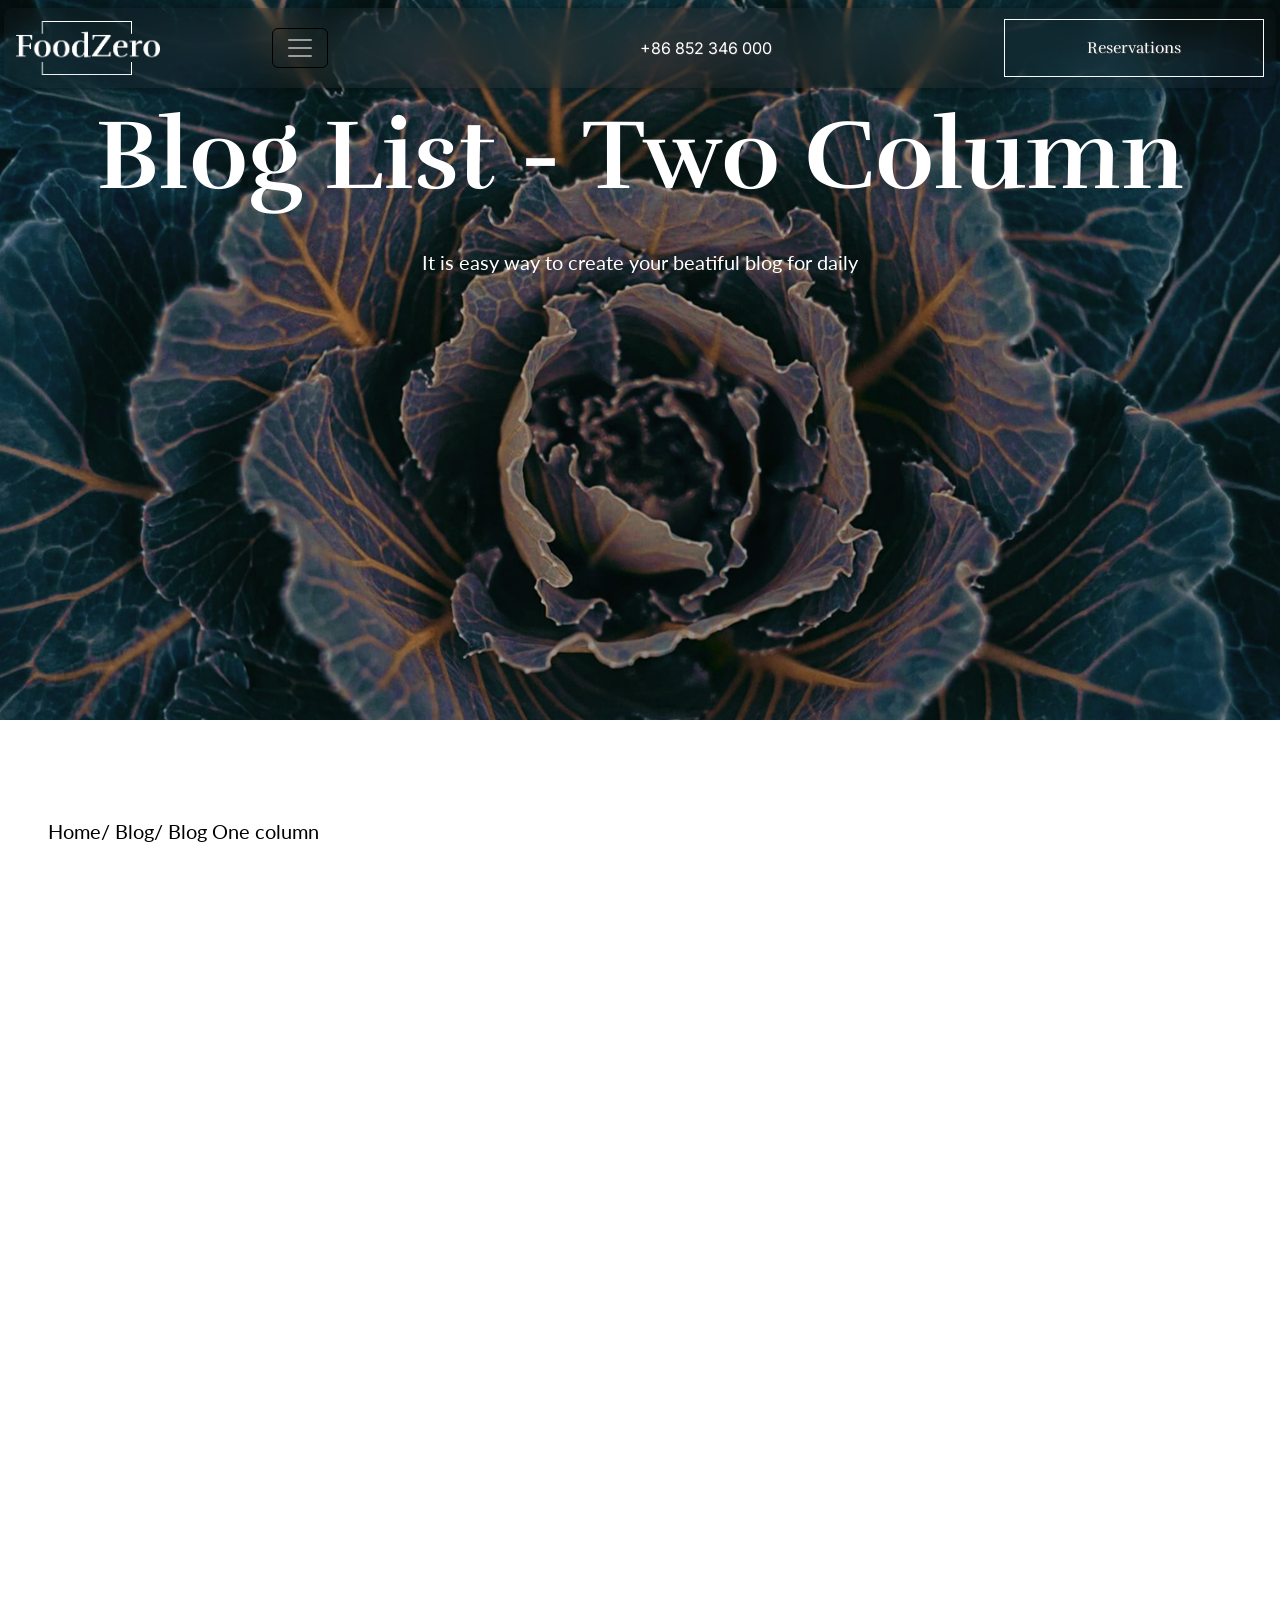
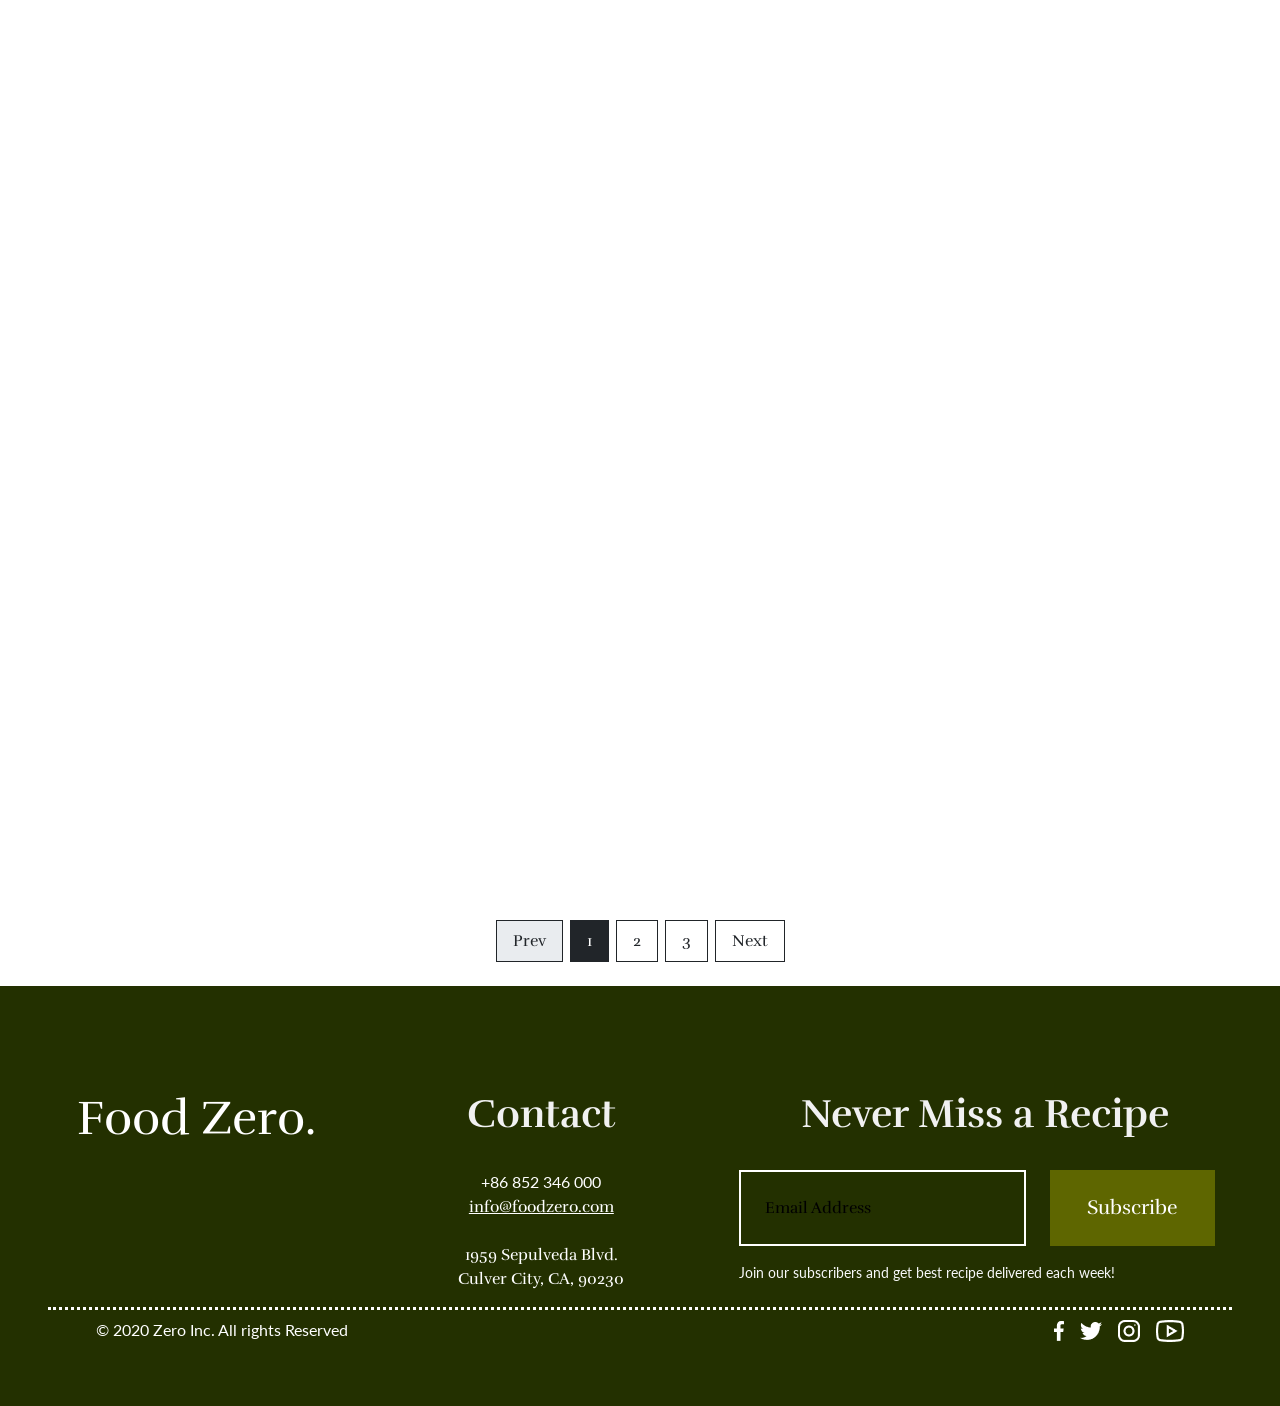
<file: blogDouble.html>
<!DOCTYPE html>
<html lang="en">

<head>
    <meta charset="UTF-8">
    <meta name="viewport" content="width=device-width, initial-scale=1.0">
    <title>Blog Double || Foodzero</title>
    <link rel="shortcut icon" href="assets/icons/home_icons/Logofoodzero.png">
    <link rel="stylesheet" href="style_home.css">
    <link rel="stylesheet" href="style_index.css">
    <link rel="stylesheet" href="about.css">
    <!-- Bootstrap 5 CSS CDN -->
    <link href="https://cdn.jsdelivr.net/npm/bootstrap@5.3.8/dist/css/bootstrap.min.css" rel="stylesheet"
        integrity="sha384-sRIl4kxILFvY47J16cr9ZwB07vP4J8+LH7qKQnuqkuIAvNWLzeN8tE5YBujZqJLB" crossorigin="anonymous">
    <!-- custom Javascript -->
    <script src="script.js"></script>

    <!-- Bootstrap 5 Javascript -->
    <script src="https://cdn.jsdelivr.net/npm/@popperjs/core@2.11.8/dist/umd/popper.min.js"
        integrity="sha384-I7E8VVD/ismYTF4hNIPjVp/Zjvgyol6VFvRkX/vR+Vc4jQkC+hVqc2pM8ODewa9r"
        crossorigin="anonymous"></script>
    <script src="https://cdn.jsdelivr.net/npm/bootstrap@5.3.8/dist/js/bootstrap.min.js"
        integrity="sha384-G/EV+4j2dNv+tEPo3++6LCgdCROaejBqfUeNjuKAiuXbjrxilcCdDz6ZAVfHWe1Y"
        crossorigin="anonymous"></script>

    <link rel="preconnect" href="https://fonts.googleapis.com">
    <link rel="preconnect" href="https://fonts.gstatic.com" crossorigin>
    <link
        href="https://fonts.googleapis.com/css2?family=Inter:ital,opsz,wght@0,14..32,100..900;1,14..32,100..900&family=Lato:ital,wght@0,100;0,300;0,400;0,700;0,900;1,100;1,300;1,400;1,700;1,900&family=Rufina:wght@400;700&display=swap"
        rel="stylesheet">

    <style>
        ::placeholder {
            color: black !important;
        }

        .active_link:hover {
            color: rgb(59, 59, 59) !important;
        }
    </style>
</head>

<body>
    <div class=""
        style=" background-image: url('assets/images/blogSingle_img/hero.png'); background-size: cover; background-repeat: no-repeat; background-position: center; min-height: 80vh;">
        <div class="container-fluid d-flex flex-column align-items-center justify-content-between gap-5 px-0 pb-5">
            <nav class="navbar position-fixed w-100 top-0 end-0 py-2  px-1 col-md-12" style="  z-index: 999;">
                <div class="container-fluid d-flex justify-content-between w-100 row-gap-2 py-2 rounded-3"
                    style="background-color: rgba(29, 28, 28, 0.137); backdrop-filter: blur(20px); box-shadow: 1px 1px 10px 1px #0000005d; z-index: 999;">
                    <div class="col-6 col-md-5 col-lg-6">
                        <div class="col-12 col-lg-6 d-flex justify-content-between align-items-center">
                            <div class="col-8 col-md-8">
                                <div class="navbar-brand"><img src="assets/icons/home_icons/Logo_white.png" class="w-75"
                                        alt="Food zero logo"></div>
                            </div>
                            <!-- Use any element to open/show the overlay navigation menu -->
                            <span onclick="openNav()" class="navbar-dark"><button
                                    class="navbar-toggler border-1 border-black" type="button" data-bs-toggle="collapse"
                                    data-bs-target="#navbarNavAltMarkup" aria-controls="navbarNavAltMarkup"
                                    aria-expanded="false" aria-label="Toggle navigation">
                                    <span class="navbar-toggler-icon" style="color: white;"></span>
                                </button>
                            </span>
                        </div>
                    </div>
                    <div class="d-flex gap-5 align-items-center justify-content-between text-white col-5 col-md-6">
                        <a href="tel:+86 852 346 000" class="text-decoration-none text-white d-none d-md-inline"
                            style="font-family: 'Inter', sans-serif; text-shadow: 1px 1px 1px rgb(59, 59, 59);">+86 852
                            346 000</a>
                        <button class="btn btn-outline-light rounded-0 p-2 py-2 py-md-3 col-md-5 col-12"
                            style="text-shadow: 1px 1px 1px rgb(59, 59, 59);" type="submit">Reservations</button>
                    </div>
                </div>
            </nav>
            <!-- The overlay -->
            <div id="myNav" class="overlay h-100" style="z-index: 999 !important;">
                <div class="overlayer h-100">

                    <!-- Button to close the overlay navigation -->
                    <a href="javascript:void(0)" class="closebtn" onclick="closeNav()">&times;</a>

                    <!-- Overlay content -->
                    <div class="h-100">
                        <div
                            class="overlay-content d-flex flex-column flex-lg-row align-items-center justify-content-evenly justify-content-lg-between h-100 w-75 m-auto p-0">
                            <ul>
                                <li class="text-uppercase fw-bold "><a href="home.html" class="text-white p-0">Home</a>
                                </li>
                                <li class="text-uppercase fw-bold"><a href="menu.html" class="text-white p-0">Menu</a>
                                </li>
                                <li class="text-uppercase text-warning fw-bold"> Blogs</li>
                                <div class="d-flex flex-column align-items-start">
                                    <p class="m-0 text-white fw-bold"><a href="blog.html" class="p-0 text-white fs-5">1
                                            column</a>
                                    </p>
                                    <p class="m-0 fw-bold"><a class="p-0 text-white fs-5" href="blogDouble.html">2
                                            column</a></p>
                                    <p class="m-0 text-white fw-bold">Sidebar post</p>
                                </div>
                                <li class="text-uppercase fw-bold"><a href="about.html" class="text-white p-0">About</a>
                                </li>
                                <li class="text-uppercase fw-bold"><a href="contact.html"
                                        class="text-white p-0">Contact</a></li>
                            </ul>
                            <div class="d-flex flex-column align-items-start">
                                <h3 class="pe-5 w-100"
                                    style="font-size: 30px; color: #f1f1f1;  border-bottom: 3px; border-bottom-style: dotted;">
                                    Contact</h3>
                                <div class="w-100 d-flex flex-column">
                                    <a href="tel:+86 852 346 000"
                                        class="text-decoration-none text-white fs-5 text-center"
                                        style="font-family: 'Inter', sans-serif;">+86 852
                                        346 000</a>
                                    <a href="mailto:info@foodzero.com" class="fs-5 text-white">info@foodzero.com</a>

                                    <address class="fs-5 text-center text-white">1959 Sepulveda Blvd.
                                        <br>
                                        Culver City, CA, 90230
                                    </address>
                                    <div class="d-flex">
                                        <a href="#"><img src="assets/icons/home_icons/Icon_instagram.png"
                                                alt="instagram icon"></a>
                                        <a href="#"><img src="assets/icons/home_icons/Icon_twitter.png"
                                                alt="twitter icon"></a>
                                        <a href="#"><img src="assets/icons/home_icons/Icon_facebook.png"
                                                alt="facebook icon"></a>
                                        <a href="#"><img src="assets/icons/home_icons/Icon_youtube.png"
                                                alt="YouTube icon"></a>
                                    </div>
                                </div>
                            </div>

                        </div>
                    </div>
                </div>
            </div>
            <!-- Overlay stops here -->

            <div class="d-flex flex-column p-lg-5 p-2 mt-5 justify-content-between p-3 col-12  text-center">
                <h1 class=" text-white fs-1 col-12 pt-5 pt-lg-0 fw-bold"
                    style="font-size: calc(5rem + 1.5vw) !important;">
                    Blog List - Two Column</h1>
                <p class=" text-white fs-5 pt-4" style="letter-spacing: 2%;">
                    It is easy way to create your beatiful blog for daily</p>
            </div>
        </div>
    </div>

    <!-- pages of page activation -->
    <div class="container-fluid p-3 p-lg-5 pb-0 fs-5">
        <p class="pt-5 text-black ">
            <a href="home.html" class="text-black text-decoration-none active_link">Home/</a>
            <a href="blog.html" class="text-black text-decoration-none active_link">Blog/</a>
            <a href="blog.html" class="text-black text-decoration-none active_link">Blog One column</a>
        </p>
    </div>

    <!-- ================= BLOG CONTENT SECTIONS ================= -->
    <!-- Blog Page 1 (Visible initially) -->
    <div class="container-fluid p-3 p-lg-5 d-flex flex-column flex-md-row gap-3 justify-content-between blog-page-group"
        id="blog-page-1">
        <div class="row row-cols-1 row-cols-sm-2 g-4 ">
            <!-- Feature one -->
            <div class="col stagger-card cascade-up " style="--index: 1;">
                <div class="card h-100 position-relative border-0">
                    <img loading="lazy" src="assets/images/home_img/Feature Image.png" alt="" class="card-img-top">
                    <a href="#"
                        class="btn position-absolute top-0 end-0 mt-1 me-1 px-5 rounded-0 text-white fs-4 fw-bold"
                        style="background-color: #5E6600; box-shadow: 1px 1px 12px rgba(0, 0, 0, 0.185);">Fashion</a>
                    <div class="card-body px-2 px-lg-5 mx-auto">
                        <div class="d-flex align-items-center">
                            <img loading="lazy" src="assets/images/home_img/Avatar (1).png" alt="">
                            <div>
                                <span style="color: #5E6600; font-family: 'Lato', sans-serif;" class="fs-6">Julie
                                    Christie
                                    &bull;</span>
                                <span style="color: #5E6600; font-family: 'Lato', sans-serif;" class="fs-6">October
                                    17,2021
                                    &bull;</span>
                                <span style="color: #5E6600; font-family: 'Lato', sans-serif;" class="fs-6">3:33 pm
                                    &bull;</span>
                                <span style="color: #5E6600; font-family: 'Lato', sans-serif;" class="fs-6">2
                                    comments</span>
                            </div>
                        </div>
                        <h5 class="card-title fw-bold fs-1 py-3"
                            style="border-bottom: 4px; border-bottom-style: dotted;">
                            Fruit and vegetables and protection
                            against diseases</h5>
                        <p class="card-text fs-5 opacity-75">Lorem ipsum dolor sit amet, consectetur adipiscing elit.
                        </p>
                    </div>
                    <div class="card-footer p-3 p-lg-5 bg-white border-0">
                        <a class="icon-link icon-link-hover fs-4 text-black text-decoration-none" href="#">
                            Read More
                            <svg xmlns="http://www.w3.org/2000/svg" class="bi" viewBox="0 0 16 16" aria-hidden="true">
                                <path
                                    d="M1 8a.5.5 0 0 1 .5-.5h11.793l-3.147-3.146a.5.5 0 0 1 .708-.708l4 4a.5.5 0 0 1 0 .708l-4 4a.5.5 0 0 1-.708-.708L13.293 8.5H1.5A.5.5 0 0 1 1 8z" />
                            </svg>
                        </a>
                    </div>
                </div>
            </div>
            <!-- Features two -->
            <div class="col stagger-card cascade-up " style="--index: 2;">
                <div class="card h-100 position-relative border-0">
                    <img loading="lazy" src="assets/images/home_img/Feature Image (1).png" alt="" class="card-img-top">
                    <a href="#"
                        class="btn position-absolute top-0 end-0 mt-1 me-1 px-5 rounded-0 text-white fs-4 fw-bold"
                        style="background-color: #5E6600; box-shadow: 1px 1px 12px rgba(0, 0, 0, 0.185);">Fashion</a>
                    <div class="card-body px-2 px-lg-5 mx-auto">
                        <div class="d-flex align-items-center">
                            <img loading="lazy" src="assets/images/home_img/Avatar.png" alt="">
                            <div>
                                <span style="color: #5E6600; font-family: 'Lato', sans-serif;" class="fs-6">Dianne
                                    Russell &bull;</span>
                                <span style="color: #5E6600; font-family: 'Lato', sans-serif;" class="fs-6">October
                                    17,2021 &bull;</span>
                                <span style="color: #5E6600; font-family: 'Lato', sans-serif;" class="fs-6">3:33 pm
                                    &bull;</span>
                                <span style="color: #5E6600; font-family: 'Lato', sans-serif;" class="fs-6">2
                                    comments</span>
                            </div>
                        </div>
                        <h5 class="card-title fw-bold fs-1 py-3"
                            style="border-bottom: 4px; border-bottom-style: dotted;">
                            Asparagus Spring Salad with Rocket,
                            Goat's Cheese</h5>
                        <p class="card-text fs-5 opacity-75">Lorem ipsum dolor sit amet, consectetur adipiscing elit.
                        </p>
                    </div>
                    <div class="card-footer p-3 p-lg-5 bg-white border-0">
                        <a class="icon-link icon-link-hover fs-4 text-black text-decoration-none" href="#">
                            Read More
                            <svg xmlns="http://www.w3.org/2000/svg" class="bi" viewBox="0 0 16 16" aria-hidden="true">
                                <path
                                    d="M1 8a.5.5 0 0 1 .5-.5h11.793l-3.147-3.146a.5.5 0 0 1 .708-.708l4 4a.5.5 0 0 1 0 .708l-4 4a.5.5 0 0 1-.708-.708L13.293 8.5H1.5A.5.5 0 0 1 1 8z" />
                            </svg>
                        </a>
                    </div>
                </div>
            </div>

            <!-- Feature three -->
            <div class="col stagger-card cascade-up " style="--index: 1;">
                <div class="card h-100 position-relative border-0">
                    <img loading="lazy" src="assets/images/blogSingle_img/Feature Image.png"
                        alt="Blue bowl with green vaetable" class="w-100">
                    <a href="#"
                        class="btn position-absolute top-0 end-0 mt-1 me-1 px-5 rounded-0 text-white fs-4 fw-bold"
                        style="background-color: #5E6600; box-shadow: 1px 1px 12px rgba(0, 0, 0, 0.185);">Fashion</a>
                    <div class="card-body px-2 px-lg-5 mx-auto">
                        <div class="d-flex align-items-center">
                            <img loading="lazy" src="assets/images/blogSingle_img/Avatar.png"
                                alt="a lady with glasses on facing the screen">
                            <div>
                                <span style="color: #5E6600; font-family: 'Lato', sans-serif;" class="fs-6">Jenifier
                                    Lopez
                                    &bull;</span>
                                <span style="color: #5E6600; font-family: 'Lato', sans-serif;" class="fs-6">October
                                    17,2021
                                    &bull;</span>
                                <span style="color: #5E6600; font-family: 'Lato', sans-serif;" class="fs-6">3:33
                                    pm
                                    &bull;</span>
                                <span style="color: #5E6600; font-family: 'Lato', sans-serif;" class="fs-6">2
                                    comments</span>
                            </div>
                        </div>
                        <h5 class="fw-bold fs-1 py-3" style="border-bottom: 4px; border-bottom-style: dotted;">
                            7 Reasons to Start Your Day With Lemon Water</h5>
                        <p class="card-text fs-5 opacity-75">Lorem ipsum dolor sit amet, consectetur
                            adipiscing
                            elit.
                        </p>
                    </div>
                    <div class="card-footer p-3 p-lg-5 bg-white border-0">
                        <a class="icon-link icon-link-hover fs-4 text-black text-decoration-none" href="#">
                            Read More
                            <svg xmlns="http://www.w3.org/2000/svg" class="bi" viewBox="0 0 16 16" aria-hidden="true">
                                <path
                                    d="M1 8a.5.5 0 0 1 .5-.5h11.793l-3.147-3.146a.5.5 0 0 1 .708-.708l4 4a.5.5 0 0 1 0 .708l-4 4a.5.5 0 0 1-.708-.708L13.293 8.5H1.5A.5.5 0 0 1 1 8z" />
                            </svg>
                        </a>
                    </div>
                </div>
            </div>

            <!-- Features four -->
            <div class="col stagger-card cascade-up " style="--index: 2;">
                <div class="card h-100 position-relative border-0">
                    <img loading="lazy" src="assets/images/blogSingle_img/Feature image 2.png"
                        alt="Yellow fruits in blue and white ceramic bowl" class="w-100">
                    <a href="#"
                        class="btn position-absolute top-0 end-0 mt-1 me-1 px-5 rounded-0 text-white fs-4 fw-bold"
                        style="background-color: #5E6600; box-shadow: 1px 1px 12px rgba(0, 0, 0, 0.185);">Fashion</a>
                    <div class="card-body px-2 px-lg-5 mx-auto">
                        <div class="d-flex align-items-center">
                            <img loading="lazy" src="assets/images/blogSingle_img/Avatar (1).png"
                                alt="a man with an heart facing the left top">
                            <div>
                                <span style="color: #5E6600; font-family: 'Lato', sans-serif;" class="fs-6">Dianne
                                    Russell &bull;</span>
                                <span style="color: #5E6600; font-family: 'Lato', sans-serif;" class="fs-6">October
                                    17,2021 &bull;</span>
                                <span style="color: #5E6600; font-family: 'Lato', sans-serif;" class="fs-6">3:33 pm
                                    &bull;</span>
                                <span style="color: #5E6600; font-family: 'Lato', sans-serif;" class="fs-6">2
                                    comments</span>
                            </div>
                        </div>
                        <h5 class="fw-bold fs-1 py-3" style="border-bottom: 4px; border-bottom-style: dotted;">
                            Three Ideas for Cooking Goat Meat at Home</h5>
                        <p class="card-text fs-5 opacity-75">Lorem ipsum dolor sit amet, consectetur
                            adipiscing
                            elit.
                        </p>
                    </div>
                    <div class="card-footer p-3 p-lg-5 bg-white border-0">
                        <a class="icon-link icon-link-hover fs-4 text-black text-decoration-none" href="#">
                            Read More
                            <svg xmlns="http://www.w3.org/2000/svg" class="bi" viewBox="0 0 16 16" aria-hidden="true">
                                <path
                                    d="M1 8a.5.5 0 0 1 .5-.5h11.793l-3.147-3.146a.5.5 0 0 1 .708-.708l4 4a.5.5 0 0 1 0 .708l-4 4a.5.5 0 0 1-.708-.708L13.293 8.5H1.5A.5.5 0 0 1 1 8z" />
                            </svg>
                        </a>
                    </div>
                </div>
            </div>

            <!-- Feature five -->
            <div class="col stagger-card cascade-up " style="--index: 1;">
                <div class="card h-100 position-relative border-0">
                    <img loading="lazy" src="assets/images/blogSingle_img/Features image 4.png"
                        alt="Stainless steel fork on white ceramic plate" class="w-100">
                    <a href="#"
                        class="btn position-absolute top-0 end-0 mt-1 me-1 px-5 rounded-0 text-white fs-4 fw-bold"
                        style="background-color: #5E6600; box-shadow: 1px 1px 12px rgba(0, 0, 0, 0.185);">Fashion</a>
                    <div class="card-body px-2 px-lg-5 mx-auto">
                        <div class="d-flex align-items-center">
                            <img loading="lazy" src="assets/images/blogSingle_img/Avatar (3).png"
                                alt="a lady with glasses on facing the screen">
                            <div>
                                <span style="color: #5E6600; font-family: 'Lato', sans-serif;" class="fs-6">Jenifier
                                    Lopez
                                    &bull;</span>
                                <span style="color: #5E6600; font-family: 'Lato', sans-serif;" class="fs-6">October
                                    17,2021
                                    &bull;</span>
                                <span style="color: #5E6600; font-family: 'Lato', sans-serif;" class="fs-6">3:33
                                    pm
                                    &bull;</span>
                                <span style="color: #5E6600; font-family: 'Lato', sans-serif;" class="fs-6">2
                                    comments</span>
                            </div>
                        </div>
                        <h5 class="fw-bold fs-1 py-3" style="border-bottom: 4px; border-bottom-style: dotted;">
                            7 Reasons to Start Your Day With Lemon Water</h5>
                        <p class="card-text fs-5 opacity-75">Lorem ipsum dolor sit amet, consectetur
                            adipiscing
                            elit.
                        </p>
                    </div>
                    <div class="card-footer p-3 p-lg-5 bg-white border-0">
                        <a class="icon-link icon-link-hover fs-4 text-black text-decoration-none" href="#">
                            Read More
                            <svg xmlns="http://www.w3.org/2000/svg" class="bi" viewBox="0 0 16 16" aria-hidden="true">
                                <path
                                    d="M1 8a.5.5 0 0 1 .5-.5h11.793l-3.147-3.146a.5.5 0 0 1 .708-.708l4 4a.5.5 0 0 1 0 .708l-4 4a.5.5 0 0 1-.708-.708L13.293 8.5H1.5A.5.5 0 0 1 1 8z" />
                            </svg>
                        </a>
                    </div>
                </div>
            </div>

            <!-- Features six -->
            <div class="col stagger-card cascade-up " style="--index: 2;">
                <div class="card h-100 position-relative border-0">
                    <img loading="lazy" src="assets/images/blogSingle_img/Feature image 3.png"
                        alt="clear drinking glass with strawberry juice" class="w-100">
                    <a href="#"
                        class="btn position-absolute top-0 end-0 mt-1 me-1 px-5 rounded-0 text-white fs-4 fw-bold"
                        style="background-color: #5E6600; box-shadow: 1px 1px 12px rgba(0, 0, 0, 0.185);">Fashion</a>
                    <div class="card-body px-2 px-lg-5 mx-auto">
                        <div class="d-flex align-items-center">
                            <img loading="lazy" src="assets/images/blogSingle_img/Avatar (2).png"
                                alt="a woman with black hair">
                            <div>
                                <span style="color: #5E6600; font-family: 'Lato', sans-serif;" class="fs-6">Dianne
                                    Russell &bull;</span>
                                <span style="color: #5E6600; font-family: 'Lato', sans-serif;" class="fs-6">October
                                    17,2021 &bull;</span>
                                <span style="color: #5E6600; font-family: 'Lato', sans-serif;" class="fs-6">3:33 pm
                                    &bull;</span>
                                <span style="color: #5E6600; font-family: 'Lato', sans-serif;" class="fs-6">2
                                    comments</span>
                            </div>
                        </div>
                        <h5 class="fw-bold fs-1 py-3" style="border-bottom: 4px; border-bottom-style: dotted;">
                            Three Ideas for Cooking Goat Meat at Home</h5>
                        <p class="card-text fs-5 opacity-75">Lorem ipsum dolor sit amet, consectetur
                            adipiscing
                            elit.
                        </p>
                    </div>
                    <div class="card-footer p-3 p-lg-5 bg-white border-0">
                        <a class="icon-link icon-link-hover fs-4 text-black text-decoration-none" href="#">
                            Read More
                            <svg xmlns="http://www.w3.org/2000/svg" class="bi" viewBox="0 0 16 16" aria-hidden="true">
                                <path
                                    d="M1 8a.5.5 0 0 1 .5-.5h11.793l-3.147-3.146a.5.5 0 0 1 .708-.708l4 4a.5.5 0 0 1 0 .708l-4 4a.5.5 0 0 1-.708-.708L13.293 8.5H1.5A.5.5 0 0 1 1 8z" />
                            </svg>
                        </a>
                    </div>
                </div>
            </div>
        </div>
    </div>

    <!-- ================= BLOG CONTENT SECTIONS ================= -->
    <!-- Blog Page 2(Hidden initially) -->
    <div class="container-fluid p-3 p-lg-5 d-flex flex-column flex-md-row gap-3 justify-content-between blog-page-group"
        id="blog-page-2">
        <div class="row row-cols-1 row-cols-md-2 g-4 ">
            <!-- Features four -->
            <div class="col stagger-card cascade-up " style="--index: 1;">
                <div class="card h-100 position-relative border-0">
                    <img loading="lazy" src="assets/images/blogSingle_img/Feature image 2.png"
                        alt="Yellow fruits in blue and white ceramic bowl" class="w-100">
                    <a href="#"
                        class="btn position-absolute top-0 end-0 mt-1 me-1 px-5 rounded-0 text-white fs-4 fw-bold"
                        style="background-color: #5E6600; box-shadow: 1px 1px 12px rgba(0, 0, 0, 0.185);">Fashion</a>
                    <div class="card-body px-3 px-lg-5 mx-auto">
                        <div class="d-flex align-items-center">
                            <img loading="lazy" src="assets/images/blogSingle_img/Avatar (1).png"
                                alt="a man with an heart facing the left top">
                            <div>
                                <span style="color: #5E6600; font-family: 'Lato', sans-serif;" class="fs-6">Dianne
                                    Russell &bull;</span>
                                <span style="color: #5E6600; font-family: 'Lato', sans-serif;" class="fs-6">October
                                    17,2021 &bull;</span>
                                <span style="color: #5E6600; font-family: 'Lato', sans-serif;" class="fs-6">3:33 pm
                                    &bull;</span>
                                <span style="color: #5E6600; font-family: 'Lato', sans-serif;" class="fs-6">2
                                    comments</span>
                            </div>
                        </div>
                        <h5 class="fw-bold fs-1 py-3" style="border-bottom: 4px; border-bottom-style: dotted;">
                            Three Ideas for Cooking Goat Meat at Home</h5>
                        <p class="card-text fs-5 opacity-75">Lorem ipsum dolor sit amet, consectetur
                            adipiscing
                            elit.
                        </p>
                    </div>
                    <div class="card-footer p-3 p-lg-5 bg-white border-0">
                        <a class="icon-link icon-link-hover fs-4 text-black text-decoration-none" href="#">
                            Read More
                            <svg xmlns="http://www.w3.org/2000/svg" class="bi" viewBox="0 0 16 16" aria-hidden="true">
                                <path
                                    d="M1 8a.5.5 0 0 1 .5-.5h11.793l-3.147-3.146a.5.5 0 0 1 .708-.708l4 4a.5.5 0 0 1 0 .708l-4 4a.5.5 0 0 1-.708-.708L13.293 8.5H1.5A.5.5 0 0 1 1 8z" />
                            </svg>
                        </a>
                    </div>
                </div>
            </div>

            <!-- Feature five -->
            <div class="col stagger-card cascade-up " style="--index: 2">
                <div class="card h-100 position-relative border-0">
                    <img loading="lazy" src="assets/images/blogSingle_img/Features image 4.png"
                        alt="Stainless steel fork on white ceramic plate" class="w-100">
                    <a href="#"
                        class="btn position-absolute top-0 end-0 mt-1 me-1 px-5 rounded-0 text-white fs-4 fw-bold"
                        style="background-color: #5E6600; box-shadow: 1px 1px 12px rgba(0, 0, 0, 0.185);">Fashion</a>
                    <div class="card-body px-3 px-lg-5 mx-auto">
                        <div class="d-flex align-items-center">
                            <img loading="lazy" src="assets/images/blogSingle_img/Avatar (3).png"
                                alt="a lady with glasses on facing the screen">
                            <div>
                                <span style="color: #5E6600; font-family: 'Lato', sans-serif;" class="fs-6">Jenifier
                                    Lopez
                                    &bull;</span>
                                <span style="color: #5E6600; font-family: 'Lato', sans-serif;" class="fs-6">October
                                    17,2021
                                    &bull;</span>
                                <span style="color: #5E6600; font-family: 'Lato', sans-serif;" class="fs-6">3:33
                                    pm
                                    &bull;</span>
                                <span style="color: #5E6600; font-family: 'Lato', sans-serif;" class="fs-6">2
                                    comments</span>
                            </div>
                        </div>
                        <h5 class="fw-bold fs-1 py-3" style="border-bottom: 4px; border-bottom-style: dotted;">
                            7 Reasons to Start Your Day With Lemon Water</h5>
                        <p class="card-text fs-5 opacity-75">Lorem ipsum dolor sit amet, consectetur
                            adipiscing
                            elit.
                        </p>
                    </div>
                    <div class="card-footer p-3 p-lg-5 bg-white border-0">
                        <a class="icon-link icon-link-hover fs-4 text-black text-decoration-none" href="#">
                            Read More
                            <svg xmlns="http://www.w3.org/2000/svg" class="bi" viewBox="0 0 16 16" aria-hidden="true">
                                <path
                                    d="M1 8a.5.5 0 0 1 .5-.5h11.793l-3.147-3.146a.5.5 0 0 1 .708-.708l4 4a.5.5 0 0 1 0 .708l-4 4a.5.5 0 0 1-.708-.708L13.293 8.5H1.5A.5.5 0 0 1 1 8z" />
                            </svg>
                        </a>
                    </div>
                </div>
            </div>

            <!-- Features six -->
            <div class="col stagger-card cascade-up " style="--index: 1;">
                <div class="card h-100 position-relative border-0">
                    <img loading="lazy" src="assets/images/blogSingle_img/Feature image 3.png"
                        alt="clear drinking glass with strawberry juice" class="w-100">
                    <a href="#"
                        class="btn position-absolute top-0 end-0 mt-1 me-1 px-5 rounded-0 text-white fs-4 fw-bold"
                        style="background-color: #5E6600; box-shadow: 1px 1px 12px rgba(0, 0, 0, 0.185);">Fashion</a>
                    <div class="card-body px-3 px-lg-5 mx-auto">
                        <div class="d-flex align-items-center">
                            <img loading="lazy" src="assets/images/blogSingle_img/Avatar (2).png"
                                alt="a woman with black hair">
                            <div>
                                <span style="color: #5E6600; font-family: 'Lato', sans-serif;" class="fs-6">Dianne
                                    Russell &bull;</span>
                                <span style="color: #5E6600; font-family: 'Lato', sans-serif;" class="fs-6">October
                                    17,2021 &bull;</span>
                                <span style="color: #5E6600; font-family: 'Lato', sans-serif;" class="fs-6">3:33 pm
                                    &bull;</span>
                                <span style="color: #5E6600; font-family: 'Lato', sans-serif;" class="fs-6">2
                                    comments</span>
                            </div>
                        </div>
                        <h5 class="fw-bold fs-1 py-3" style="border-bottom: 4px; border-bottom-style: dotted;">
                            Three Ideas for Cooking Goat Meat at Home</h5>
                        <p class="card-text fs-5 opacity-75">Lorem ipsum dolor sit amet, consectetur
                            adipiscing
                            elit.
                        </p>
                    </div>
                    <div class="card-footer p-3 p-lg-5 bg-white border-0">
                        <a class="icon-link icon-link-hover fs-4 text-black text-decoration-none" href="#">
                            Read More
                            <svg xmlns="http://www.w3.org/2000/svg" class="bi" viewBox="0 0 16 16" aria-hidden="true">
                                <path
                                    d="M1 8a.5.5 0 0 1 .5-.5h11.793l-3.147-3.146a.5.5 0 0 1 .708-.708l4 4a.5.5 0 0 1 0 .708l-4 4a.5.5 0 0 1-.708-.708L13.293 8.5H1.5A.5.5 0 0 1 1 8z" />
                            </svg>
                        </a>
                    </div>
                </div>
            </div>


            <!-- Feature one -->
            <div class="col stagger-card cascade-up " style="--index: 2;">
                <div class="card h-100 position-relative border-0">
                    <img loading="lazy" src="assets/images/home_img/Feature Image.png" alt="" class="card-img-top">
                    <a href="#"
                        class="btn position-absolute top-0 end-0 mt-1 me-1 px-5 rounded-0 text-white fs-4 fw-bold"
                        style="background-color: #5E6600; box-shadow: 1px 1px 12px rgba(0, 0, 0, 0.185);">Fashion</a>
                    <div class="card-body px-3 px-lg-5 mx-auto">
                        <div class="d-flex align-items-center">
                            <img loading="lazy" src="assets/images/home_img/Avatar (1).png" alt="">
                            <div>
                                <span style="color: #5E6600; font-family: 'Lato', sans-serif;" class="fs-6">Julie
                                    Christie
                                    &bull;</span>
                                <span style="color: #5E6600; font-family: 'Lato', sans-serif;" class="fs-6">October
                                    17,2021
                                    &bull;</span>
                                <span style="color: #5E6600; font-family: 'Lato', sans-serif;" class="fs-6">3:33 pm
                                    &bull;</span>
                                <span style="color: #5E6600; font-family: 'Lato', sans-serif;" class="fs-6">2
                                    comments</span>
                            </div>
                        </div>
                        <h5 class="card-title fw-bold fs-1 py-3"
                            style="border-bottom: 4px; border-bottom-style: dotted;">
                            Fruit and vegetables and protection
                            against diseases</h5>
                        <p class="card-text fs-5 opacity-75">Lorem ipsum dolor sit amet, consectetur adipiscing elit.
                        </p>
                    </div>
                    <div class="card-footer p-3 p-lg-5 bg-white border-0">
                        <a class="icon-link icon-link-hover fs-4 text-black text-decoration-none" href="#">
                            Read More
                            <svg xmlns="http://www.w3.org/2000/svg" class="bi" viewBox="0 0 16 16" aria-hidden="true">
                                <path
                                    d="M1 8a.5.5 0 0 1 .5-.5h11.793l-3.147-3.146a.5.5 0 0 1 .708-.708l4 4a.5.5 0 0 1 0 .708l-4 4a.5.5 0 0 1-.708-.708L13.293 8.5H1.5A.5.5 0 0 1 1 8z" />
                            </svg>
                        </a>
                    </div>
                </div>
            </div>
            <!-- Features two -->
            <div class="col stagger-card cascade-up " style="--index: 1;">
                <div class="card h-100 position-relative border-0">
                    <img loading="lazy" src="assets/images/home_img/Feature Image (1).png" alt="" class="card-img-top">
                    <a href="#"
                        class="btn position-absolute top-0 end-0 mt-1 me-1 px-5 rounded-0 text-white fs-4 fw-bold"
                        style="background-color: #5E6600; box-shadow: 1px 1px 12px rgba(0, 0, 0, 0.185);">Fashion</a>
                    <div class="card-body px-3 px-lg-5 mx-auto">
                        <div class="d-flex align-items-center">
                            <img loading="lazy" src="assets/images/home_img/Avatar.png" alt="">
                            <div>
                                <span style="color: #5E6600; font-family: 'Lato', sans-serif;" class="fs-6">Dianne
                                    Russell &bull;</span>
                                <span style="color: #5E6600; font-family: 'Lato', sans-serif;" class="fs-6">October
                                    17,2021 &bull;</span>
                                <span style="color: #5E6600; font-family: 'Lato', sans-serif;" class="fs-6">3:33 pm
                                    &bull;</span>
                                <span style="color: #5E6600; font-family: 'Lato', sans-serif;" class="fs-6">2
                                    comments</span>
                            </div>
                        </div>
                        <h5 class="card-title fw-bold fs-1 py-3"
                            style="border-bottom: 4px; border-bottom-style: dotted;">
                            Asparagus Spring Salad with Rocket,
                            Goat's Cheese</h5>
                        <p class="card-text fs-5 opacity-75">Lorem ipsum dolor sit amet, consectetur adipiscing elit.
                        </p>
                    </div>
                    <div class="card-footer p-3 p-lg-5 bg-white border-0">
                        <a class="icon-link icon-link-hover fs-4 text-black text-decoration-none" href="#">
                            Read More
                            <svg xmlns="http://www.w3.org/2000/svg" class="bi" viewBox="0 0 16 16" aria-hidden="true">
                                <path
                                    d="M1 8a.5.5 0 0 1 .5-.5h11.793l-3.147-3.146a.5.5 0 0 1 .708-.708l4 4a.5.5 0 0 1 0 .708l-4 4a.5.5 0 0 1-.708-.708L13.293 8.5H1.5A.5.5 0 0 1 1 8z" />
                            </svg>
                        </a>
                    </div>
                </div>
            </div>

            <!-- Feature three -->
            <div class="col stagger-card cascade-up " style="--index: 2;">
                <div class="card h-100 position-relative border-0">
                    <img loading="lazy" src="assets/images/blogSingle_img/Feature Image.png"
                        alt="Blue bowl with green vaetable" class="w-100">
                    <a href="#"
                        class="btn position-absolute top-0 end-0 mt-1 me-1 px-5 rounded-0 text-white fs-4 fw-bold"
                        style="background-color: #5E6600; box-shadow: 1px 1px 12px rgba(0, 0, 0, 0.185);">Fashion</a>
                    <div class="card-body px-3 px-lg-5 mx-auto">
                        <div class="d-flex align-items-center">
                            <img loading="lazy" src="assets/images/blogSingle_img/Avatar.png"
                                alt="a lady with glasses on facing the screen">
                            <div>
                                <span style="color: #5E6600; font-family: 'Lato', sans-serif;" class="fs-6">Jenifier
                                    Lopez
                                    &bull;</span>
                                <span style="color: #5E6600; font-family: 'Lato', sans-serif;" class="fs-6">October
                                    17,2021
                                    &bull;</span>
                                <span style="color: #5E6600; font-family: 'Lato', sans-serif;" class="fs-6">3:33
                                    pm
                                    &bull;</span>
                                <span style="color: #5E6600; font-family: 'Lato', sans-serif;" class="fs-6">2
                                    comments</span>
                            </div>
                        </div>
                        <h5 class="fw-bold fs-1 py-3" style="border-bottom: 4px; border-bottom-style: dotted;">
                            7 Reasons to Start Your Day With Lemon Water</h5>
                        <p class="card-text fs-5 opacity-75">Lorem ipsum dolor sit amet, consectetur
                            adipiscing
                            elit.
                        </p>
                    </div>
                    <div class="card-footer p-3 p-lg-5 bg-white border-0">
                        <a class="icon-link icon-link-hover fs-4 text-black text-decoration-none" href="#">
                            Read More
                            <svg xmlns="http://www.w3.org/2000/svg" class="bi" viewBox="0 0 16 16" aria-hidden="true">
                                <path
                                    d="M1 8a.5.5 0 0 1 .5-.5h11.793l-3.147-3.146a.5.5 0 0 1 .708-.708l4 4a.5.5 0 0 1 0 .708l-4 4a.5.5 0 0 1-.708-.708L13.293 8.5H1.5A.5.5 0 0 1 1 8z" />
                            </svg>
                        </a>
                    </div>
                </div>
            </div>
        </div>
    </div>

    <!-- Blog Page 3 (Hidden initially) -->
    <div class="container-fluid p-3 p-lg-5 d-flex flex-column flex-md-row gap-3 justify-content-between blog-page-group d-none"
        id="blog-page-3">
        <div class="row row-cols-1 row-cols-md-2 g-4">
            <!-- Feature one -->
            <div class="col stagger-card cascade-up " style="--index: 1;">
                <div class="card h-100 position-relative border-0">
                    <img loading="lazy" src="assets/images/home_img/Feature Image.png" alt="" class="card-img-top">
                    <a href="#"
                        class="btn position-absolute top-0 end-0 mt-1 me-1 px-5 rounded-0 text-white fs-4 fw-bold"
                        style="background-color: #5E6600; box-shadow: 1px 1px 12px rgba(0, 0, 0, 0.185);">Fashion</a>
                    <div class="card-body px-3 px-lg-5 mx-auto">
                        <div class="d-flex align-items-center">
                            <img loading="lazy" src="assets/images/home_img/Avatar (1).png" alt="">
                            <div>
                                <span style="color: #5E6600; font-family: 'Lato', sans-serif;" class="fs-6">Julie
                                    Christie
                                    &bull;</span>
                                <span style="color: #5E6600; font-family: 'Lato', sans-serif;" class="fs-6">October
                                    17,2021
                                    &bull;</span>
                                <span style="color: #5E6600; font-family: 'Lato', sans-serif;" class="fs-6">3:33 pm
                                    &bull;</span>
                                <span style="color: #5E6600; font-family: 'Lato', sans-serif;" class="fs-6">2
                                    comments</span>
                            </div>
                        </div>
                        <h5 class="card-title fw-bold fs-1 py-3"
                            style="border-bottom: 4px; border-bottom-style: dotted;">
                            Fruit and vegetables and protection
                            against diseases</h5>
                        <p class="card-text fs-5 opacity-75">Lorem ipsum dolor sit amet, consectetur adipiscing elit.
                        </p>
                    </div>
                    <div class="card-footer p-3 p-lg-5 bg-white border-0">
                        <a class="icon-link icon-link-hover fs-4 text-black text-decoration-none" href="#">
                            Read More
                            <svg xmlns="http://www.w3.org/2000/svg" class="bi" viewBox="0 0 16 16" aria-hidden="true">
                                <path
                                    d="M1 8a.5.5 0 0 1 .5-.5h11.793l-3.147-3.146a.5.5 0 0 1 .708-.708l4 4a.5.5 0 0 1 0 .708l-4 4a.5.5 0 0 1-.708-.708L13.293 8.5H1.5A.5.5 0 0 1 1 8z" />
                            </svg>
                        </a>
                    </div>
                </div>
            </div>
            <!-- Features two -->
            <div class="col stagger-card cascade-up " style="--index: 2;">
                <div class="card h-100 position-relative border-0">
                    <img loading="lazy" src="assets/images/home_img/Feature Image (1).png" alt="" class="card-img-top">
                    <a href="#"
                        class="btn position-absolute top-0 end-0 mt-1 me-1 px-5 rounded-0 text-white fs-4 fw-bold"
                        style="background-color: #5E6600; box-shadow: 1px 1px 12px rgba(0, 0, 0, 0.185);">Fashion</a>
                    <div class="card-body px-3 px-lg-5 mx-auto">
                        <div class="d-flex align-items-center">
                            <img loading="lazy" src="assets/images/home_img/Avatar.png" alt="">
                            <div>
                                <span style="color: #5E6600; font-family: 'Lato', sans-serif;" class="fs-6">Dianne
                                    Russell &bull;</span>
                                <span style="color: #5E6600; font-family: 'Lato', sans-serif;" class="fs-6">October
                                    17,2021 &bull;</span>
                                <span style="color: #5E6600; font-family: 'Lato', sans-serif;" class="fs-6">3:33 pm
                                    &bull;</span>
                                <span style="color: #5E6600; font-family: 'Lato', sans-serif;" class="fs-6">2
                                    comments</span>
                            </div>
                        </div>
                        <h5 class="card-title fw-bold fs-1 py-3"
                            style="border-bottom: 4px; border-bottom-style: dotted;">
                            Asparagus Spring Salad with Rocket,
                            Goat's Cheese</h5>
                        <p class="card-text fs-5 opacity-75">Lorem ipsum dolor sit amet, consectetur adipiscing elit.
                        </p>
                    </div>
                    <div class="card-footer p-3 p-lg-5 bg-white border-0">
                        <a class="icon-link icon-link-hover fs-4 text-black text-decoration-none" href="#">
                            Read More
                            <svg xmlns="http://www.w3.org/2000/svg" class="bi" viewBox="0 0 16 16" aria-hidden="true">
                                <path
                                    d="M1 8a.5.5 0 0 1 .5-.5h11.793l-3.147-3.146a.5.5 0 0 1 .708-.708l4 4a.5.5 0 0 1 0 .708l-4 4a.5.5 0 0 1-.708-.708L13.293 8.5H1.5A.5.5 0 0 1 1 8z" />
                            </svg>
                        </a>
                    </div>
                </div>
            </div>

            <!-- Feature five -->
            <div class="col stagger-card cascade-up " style="--index: 3;">
                <div class="card h-100 position-relative border-0">
                    <img loading="lazy" src="assets/images/blogSingle_img/Features image 4.png"
                        alt="Stainless steel fork on white ceramic plate" class="w-100">
                    <a href="#"
                        class="btn position-absolute top-0 end-0 mt-1 me-1 px-5 rounded-0 text-white fs-4 fw-bold"
                        style="background-color: #5E6600; box-shadow: 1px 1px 12px rgba(0, 0, 0, 0.185);">Fashion</a>
                    <div class="card-body px-3 px-lg-5 mx-auto">
                        <div class="d-flex align-items-center">
                            <img loading="lazy" src="assets/images/blogSingle_img/Avatar (3).png"
                                alt="a lady with glasses on facing the screen">
                            <div>
                                <span style="color: #5E6600; font-family: 'Lato', sans-serif;" class="fs-6">Jenifier
                                    Lopez
                                    &bull;</span>
                                <span style="color: #5E6600; font-family: 'Lato', sans-serif;" class="fs-6">October
                                    17,2021
                                    &bull;</span>
                                <span style="color: #5E6600; font-family: 'Lato', sans-serif;" class="fs-6">3:33
                                    pm
                                    &bull;</span>
                                <span style="color: #5E6600; font-family: 'Lato', sans-serif;" class="fs-6">2
                                    comments</span>
                            </div>
                        </div>
                        <h5 class="fw-bold fs-1 py-3" style="border-bottom: 4px; border-bottom-style: dotted;">
                            7 Reasons to Start Your Day With Lemon Water</h5>
                        <p class="card-text fs-5 opacity-75">Lorem ipsum dolor sit amet, consectetur
                            adipiscing
                            elit.
                        </p>
                    </div>
                    <div class="card-footer p-3 p-lg-5 bg-white border-0">
                        <a class="icon-link icon-link-hover fs-4 text-black text-decoration-none" href="#">
                            Read More
                            <svg xmlns="http://www.w3.org/2000/svg" class="bi" viewBox="0 0 16 16" aria-hidden="true">
                                <path
                                    d="M1 8a.5.5 0 0 1 .5-.5h11.793l-3.147-3.146a.5.5 0 0 1 .708-.708l4 4a.5.5 0 0 1 0 .708l-4 4a.5.5 0 0 1-.708-.708L13.293 8.5H1.5A.5.5 0 0 1 1 8z" />
                            </svg>
                        </a>
                    </div>
                </div>
            </div>

            <!-- Features six -->
            <div class="col stagger-card cascade-up " style="--index: 1;">
                <div class="card h-100 position-relative border-0">
                    <img loading="lazy" src="assets/images/blogSingle_img/Feature image 3.png"
                        alt="clear drinking glass with strawberry juice" class="w-100">
                    <a href="#"
                        class="btn position-absolute top-0 end-0 mt-1 me-1 px-5 rounded-0 text-white fs-4 fw-bold"
                        style="background-color: #5E6600; box-shadow: 1px 1px 12px rgba(0, 0, 0, 0.185);">Fashion</a>
                    <div class="card-body px-3 px-lg-5 mx-auto">
                        <div class="d-flex align-items-center">
                            <img loading="lazy" src="assets/images/blogSingle_img/Avatar (2).png"
                                alt="a woman with black hair">
                            <div>
                                <span style="color: #5E6600; font-family: 'Lato', sans-serif;" class="fs-6">Dianne
                                    Russell &bull;</span>
                                <span style="color: #5E6600; font-family: 'Lato', sans-serif;" class="fs-6">October
                                    17,2021 &bull;</span>
                                <span style="color: #5E6600; font-family: 'Lato', sans-serif;" class="fs-6">3:33 pm
                                    &bull;</span>
                                <span style="color: #5E6600; font-family: 'Lato', sans-serif;" class="fs-6">2
                                    comments</span>
                            </div>
                        </div>
                        <h5 class="fw-bold fs-1 py-3" style="border-bottom: 4px; border-bottom-style: dotted;">
                            Three Ideas for Cooking Goat Meat at Home</h5>
                        <p class="card-text fs-5 opacity-75">Lorem ipsum dolor sit amet, consectetur
                            adipiscing
                            elit.
                        </p>
                    </div>
                    <div class="card-footer p-3 p-lg-5 bg-white border-0">
                        <a class="icon-link icon-link-hover fs-4 text-black text-decoration-none" href="#">
                            Read More
                            <svg xmlns="http://www.w3.org/2000/svg" class="bi" viewBox="0 0 16 16" aria-hidden="true">
                                <path
                                    d="M1 8a.5.5 0 0 1 .5-.5h11.793l-3.147-3.146a.5.5 0 0 1 .708-.708l4 4a.5.5 0 0 1 0 .708l-4 4a.5.5 0 0 1-.708-.708L13.293 8.5H1.5A.5.5 0 0 1 1 8z" />
                            </svg>
                        </a>
                    </div>
                </div>
            </div>

            <!-- Feature three -->
            <div class="col stagger-card cascade-up " style="--index: 2;">
                <div class="card h-100 position-relative border-0">
                    <img loading="lazy" src="assets/images/blogSingle_img/Feature Image.png"
                        alt="Blue bowl with green vaetable" class="w-100">
                    <a href="#"
                        class="btn position-absolute top-0 end-0 mt-1 me-1 px-5 rounded-0 text-white fs-4 fw-bold"
                        style="background-color: #5E6600; box-shadow: 1px 1px 12px rgba(0, 0, 0, 0.185);">Fashion</a>
                    <div class="card-body px-3 px-lg-5 mx-auto">
                        <div class="d-flex align-items-center">
                            <img loading="lazy" src="assets/images/blogSingle_img/Avatar.png"
                                alt="a lady with glasses on facing the screen">
                            <div>
                                <span style="color: #5E6600; font-family: 'Lato', sans-serif;" class="fs-6">Jenifier
                                    Lopez
                                    &bull;</span>
                                <span style="color: #5E6600; font-family: 'Lato', sans-serif;" class="fs-6">October
                                    17,2021
                                    &bull;</span>
                                <span style="color: #5E6600; font-family: 'Lato', sans-serif;" class="fs-6">3:33
                                    pm
                                    &bull;</span>
                                <span style="color: #5E6600; font-family: 'Lato', sans-serif;" class="fs-6">2
                                    comments</span>
                            </div>
                        </div>
                        <h5 class="fw-bold fs-1 py-3" style="border-bottom: 4px; border-bottom-style: dotted;">
                            7 Reasons to Start Your Day With Lemon Water</h5>
                        <p class="card-text fs-5 opacity-75">Lorem ipsum dolor sit amet, consectetur
                            adipiscing
                            elit.
                        </p>
                    </div>
                    <div class="card-footer p-3 p-lg-5 bg-white border-0">
                        <a class="icon-link icon-link-hover fs-4 text-black text-decoration-none" href="#">
                            Read More
                            <svg xmlns="http://www.w3.org/2000/svg" class="bi" viewBox="0 0 16 16" aria-hidden="true">
                                <path
                                    d="M1 8a.5.5 0 0 1 .5-.5h11.793l-3.147-3.146a.5.5 0 0 1 .708-.708l4 4a.5.5 0 0 1 0 .708l-4 4a.5.5 0 0 1-.708-.708L13.293 8.5H1.5A.5.5 0 0 1 1 8z" />
                            </svg>
                        </a>
                    </div>
                </div>
            </div>

            <!-- Features four -->
            <div class="col stagger-card cascade-up " style="--index: 3;">
                <div class="card h-100 position-relative border-0">
                    <img loading="lazy" src="assets/images/blogSingle_img/Feature image 2.png"
                        alt="Yellow fruits in blue and white ceramic bowl" class="w-100">
                    <a href="#"
                        class="btn position-absolute top-0 end-0 mt-1 me-1 px-5 rounded-0 text-white fs-4 fw-bold"
                        style="background-color: #5E6600; box-shadow: 1px 1px 12px rgba(0, 0, 0, 0.185);">Fashion</a>
                    <div class="card-body px-3 px-lg-5 mx-auto">
                        <div class="d-flex align-items-center">
                            <img loading="lazy" src="assets/images/blogSingle_img/Avatar (1).png"
                                alt="a man with an heart facing the left top">
                            <div>
                                <span style="color: #5E6600; font-family: 'Lato', sans-serif;" class="fs-6">Dianne
                                    Russell &bull;</span>
                                <span style="color: #5E6600; font-family: 'Lato', sans-serif;" class="fs-6">October
                                    17,2021 &bull;</span>
                                <span style="color: #5E6600; font-family: 'Lato', sans-serif;" class="fs-6">3:33 pm
                                    &bull;</span>
                                <span style="color: #5E6600; font-family: 'Lato', sans-serif;" class="fs-6">2
                                    comments</span>
                            </div>
                        </div>
                        <h5 class="fw-bold fs-1 py-3" style="border-bottom: 4px; border-bottom-style: dotted;">
                            Three Ideas for Cooking Goat Meat at Home</h5>
                        <p class="card-text fs-5 opacity-75">Lorem ipsum dolor sit amet, consectetur
                            adipiscing
                            elit.
                        </p>
                    </div>
                    <div class="card-footer p-3 p-lg-5 bg-white border-0">
                        <a class="icon-link icon-link-hover fs-4 text-black text-decoration-none" href="#">
                            Read More
                            <svg xmlns="http://www.w3.org/2000/svg" class="bi" viewBox="0 0 16 16" aria-hidden="true">
                                <path
                                    d="M1 8a.5.5 0 0 1 .5-.5h11.793l-3.147-3.146a.5.5 0 0 1 .708-.708l4 4a.5.5 0 0 1 0 .708l-4 4a.5.5 0 0 1-.708-.708L13.293 8.5H1.5A.5.5 0 0 1 1 8z" />
                            </svg>
                        </a>
                    </div>
                </div>
            </div>


        </div>
    </div>

    <!-- ================= BOOTSTRAP PAGINATION NAVIGATION ================= -->
    <nav aria-label="Blog page navigation" class="my-4">
        <ul class="pagination justify-content-center align-items-center gap-2">
            <!-- Prev Link -->
            <li class="page-item" id="prev-btn">
                <a class="page-link text-dark border-dark px-3 py-2 rounded-0" href="javascript:void(0)"
                    onclick="changePage('prev')">Prev</a>
            </li>

            <!-- Numeric Page Controls -->
            <li class="page-item page-num active" data-page="1">
                <a class="page-link text-dark border-dark px-3 py-2 rounded-0" href="javascript:void(0)"
                    onclick="changePage(1)">1</a>
            </li>
            <li class="page-item page-num" data-page="2">
                <a class="page-link text-dark border-dark px-3 py-2 rounded-0" href="javascript:void(0)"
                    onclick="changePage(2)">2</a>
            </li>
            <li class="page-item page-num" data-page="3">
                <a class="page-link text-dark border-dark px-3 py-2 rounded-0" href="javascript:void(0)"
                    onclick="changePage(3)">3</a>
            </li>

            <!-- Next Link -->
            <li class="page-item" id="next-btn">
                <a class="page-link text-dark border-dark px-3 py-2 rounded-0" href="javascript:void(0)"
                    onclick="changePage('next')">Next</a>
            </li>
        </ul>
    </nav>


    <!-- footer -->
    <footer style="background-color: #233000;" class="py-lg-5">
        <div class="d-flex flex-column container-fluid  px-lg-5 p-2">
            <div class="d-flex justify-content-center justify-content-lg-between flex-wrap mt-5"
                style="border-bottom: 3px; border-bottom-style: dotted; border-color: white;">
                <div class="fs-1 text-center text-white col-12 col-lg-3">
                    <h1 class="fs-1 text-white" style="font-size: 3rem !important;">Food Zero.</h1>
                </div>
                <div class="d-flex flex-column gap-4 col-12 col-lg-3">
                    <h3 class="text-center fs-1 fw-bold" style="color: #f1f1f1;"
                        style="font-family: 'Lato', sans-serif;">
                        Contact</h3>
                    <div class="w-100 d-flex flex-column gap-4">
                        <div class="text-center"><a href="tel:+86 852 346 000"
                                class="text-decoration-none text-white fs-6 text-center"
                                style="font-family: 'Lato', sans-serif;">+86 852
                                346 000</a> <br>
                            <a href="mailto:info@foodzero.com" class="fs-6 text-white text-center">info@foodzero.com</a>
                        </div>
                        <address class="fs-6 text-center text-white">1959 Sepulveda Blvd.
                            <br>
                            Culver City, CA, 90230
                        </address>
                    </div>
                </div>
                <div class="text-white text-center text-lg-start  d-flex flex-column gap-4 col-12 col-lg-5">
                    <h3 class="text-center fs-1 fw-bold" style="color: #f1f1f1;">Never Miss a Recipe</h3>
                    <form class="text-white d-flex flex-column" id="myFormm">
                        <div class="col-12 d-flex gap-4">
                            <input name="E-mail" type="email" placeholder="Email Address" required
                                class="py-4 ps-4 col-7 bg-transparent border-0 text-white"
                                style="border: 2px #fff solid !important; ">
                            <button type="submit" class="py-3 col-4 fs-5 border-0 text-white"
                                style="background-color: #5E6600 !important;" id="subscribeBtn">Subscribe</button>
                        </div>

                        <!-- Bootstrap Toast Container (Positioned Bottom-Center) -->
                        <div class="toast-container position-fixed rounded-5 bottom-0 start-50 translate-middle-x p-3"
                            style="z-index: 1055222;">
                            <div id="toastalert" class="toast align-items-center rounded-5 text-white bg-black border-0"
                                role="alert" aria-live="assertive" aria-atomic="true" data-bs-delay="3000">
                                <div class="d-flex align-items-center ">
                                    <div class="toast-body text-center w-100 fs-6 py-2 px-4">
                                        🎉 Subscription successful!
                                    </div>
                                </div>
                            </div>
                        </div>
                        <small class="text-light pt-3" style="font-family: 'Lato', sans-serif;">Join our subscribers and
                            get best recipe delivered each
                            week!</small>
                    </form>

                </div>
            </div>
            <div class="d-flex justify-content-md-between text-white container-fluid px-lg-5 p-2 gap-3">
                <small class="fs-6" style="font-family: 'Lato', sans-serif;">© 2020 Zero Inc. All rights
                    Reserved</small>

                <div class="d-flex gap-3">
                    <a href="#"><img src="assets/icons/home_icons/001-facebook.png" alt="Facebook icon"></a>
                    <a href="#"><img src="assets/icons/home_icons/003-twitter.png" alt="Twitter icon"></a>
                    <a href="#"><img src="assets/icons/home_icons/004-instagram.png" alt="Instagram icon"></a>
                    <a href="#"><img src="assets/icons/home_icons/Icon_youtube (1).png" alt="YouTube icon"></a>
                </div>

            </div>
        </div>
    </footer>
</body>

</html>
</file>
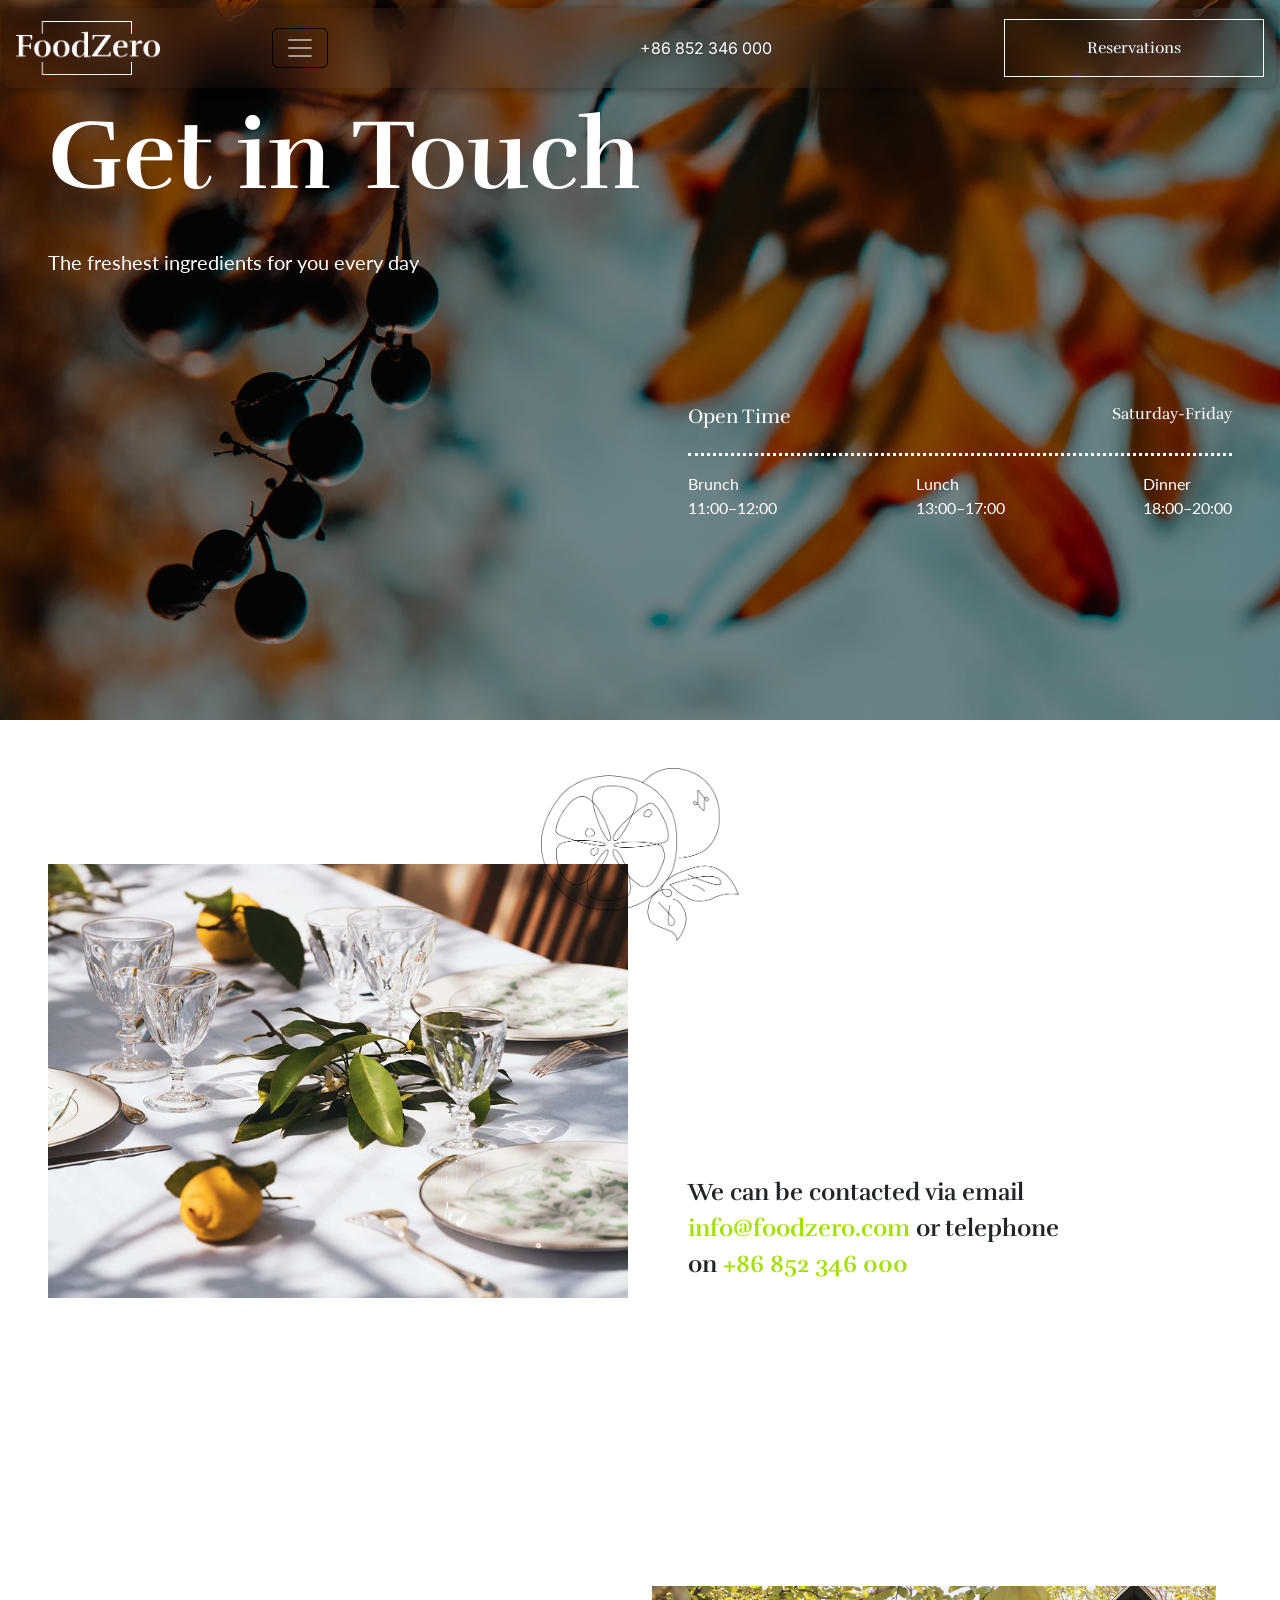
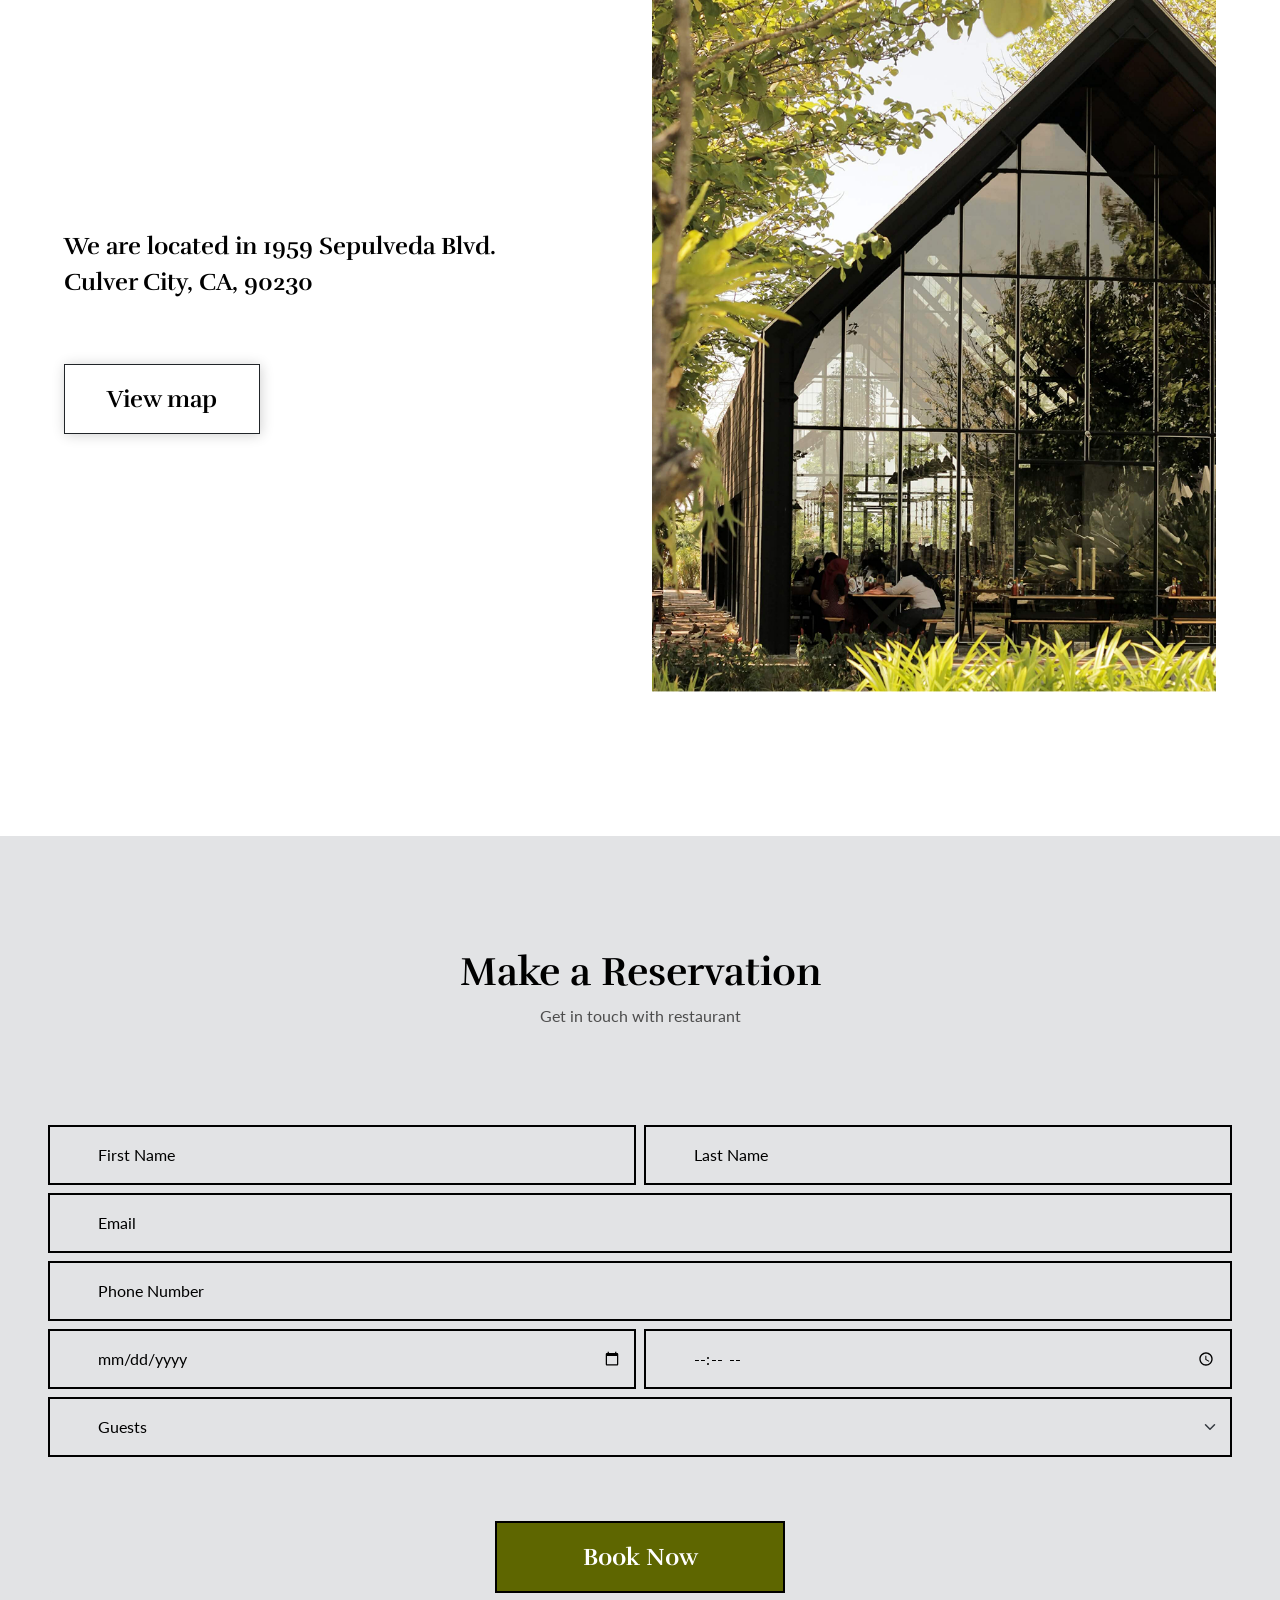
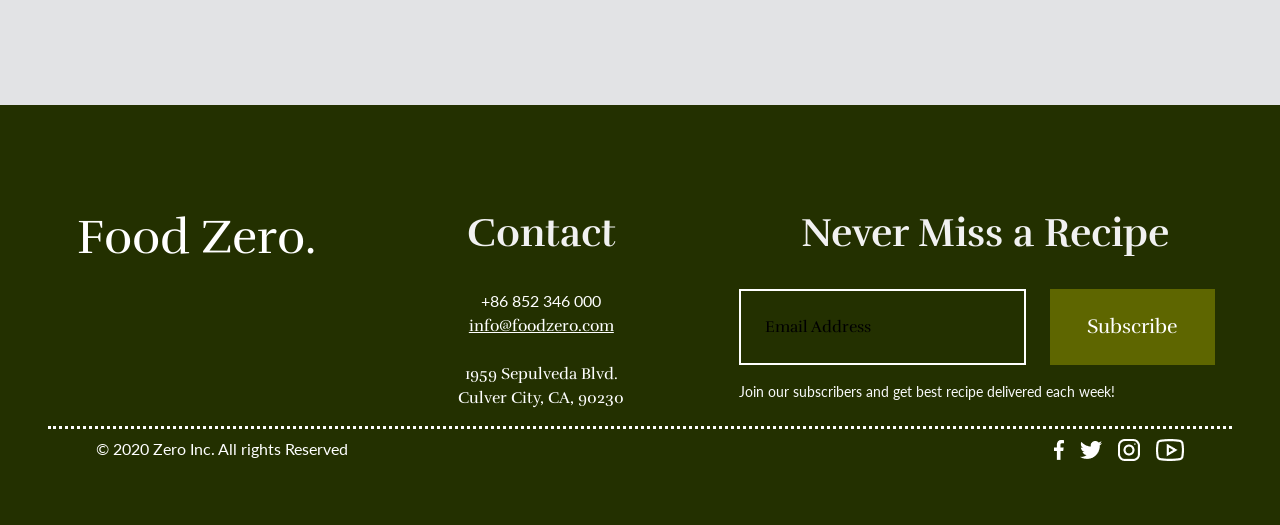
<file: contact.html>
<!DOCTYPE html>
<html lang="en">

<head>
    <meta charset="UTF-8">
    <meta name="viewport" content="width=device-width, initial-scale=1.0">
    <title>Contact || Foodzero</title>
<link rel="shortcut icon" href="assets/icons/home_icons/Logofoodzero.png">    <link rel="stylesheet" href="style_home.css">
    <link rel="stylesheet" href="style_index.css">
    <!-- Bootstrap 5 CSS CDN -->
    <link href="https://cdn.jsdelivr.net/npm/bootstrap@5.3.8/dist/css/bootstrap.min.css" rel="stylesheet"
        integrity="sha384-sRIl4kxILFvY47J16cr9ZwB07vP4J8+LH7qKQnuqkuIAvNWLzeN8tE5YBujZqJLB" crossorigin="anonymous">
    <!-- custom Javascript -->
    <script src="script.js"></script>

    <!-- Bootstrap 5 Javascript -->
    <script src="https://cdn.jsdelivr.net/npm/@popperjs/core@2.11.8/dist/umd/popper.min.js"
        integrity="sha384-I7E8VVD/ismYTF4hNIPjVp/Zjvgyol6VFvRkX/vR+Vc4jQkC+hVqc2pM8ODewa9r"
        crossorigin="anonymous"></script>
    <script src="https://cdn.jsdelivr.net/npm/bootstrap@5.3.8/dist/js/bootstrap.min.js"
        integrity="sha384-G/EV+4j2dNv+tEPo3++6LCgdCROaejBqfUeNjuKAiuXbjrxilcCdDz6ZAVfHWe1Y"
        crossorigin="anonymous"></script>
    <!-- Google fonts./ -->
    <link rel="preconnect" href="https://fonts.googleapis.com">
    <link rel="preconnect" href="https://fonts.gstatic.com" crossorigin>
    <link
        href="https://fonts.googleapis.com/css2?family=Inter:ital,opsz,wght@0,14..32,100..900;1,14..32,100..900&family=Lato:ital,wght@0,100;0,300;0,400;0,700;0,900;1,100;1,300;1,400;1,700;1,900&family=Rufina:wght@400;700&display=swap"
        rel="stylesheet">

    <style>
        ::placeholder {
            color: black !important;
        }
    </style>
</head>

<body>
    <div class=""
        style=" background-image: url('assets/images/contact_img/Contact_hero.png'); background-size: cover; background-repeat: no-repeat; background-position: center; min-height: 80vh;">
        <div class="container-fluid d-flex flex-column align-items-center justify-content-between gap-5 px-0">
            <nav class="navbar position-fixed w-100 top-0 end-0 py-2  px-1 col-md-12" style="  z-index: 999;">
                <div class="container-fluid d-flex justify-content-between w-100 row-gap-2 py-2 rounded-3"
                    style="background-color: rgba(29, 28, 28, 0.137); backdrop-filter: blur(20px); box-shadow: 1px 1px 10px 1px #0000005d; z-index: 999;">
                    <div class="col-6 col-md-5 col-lg-6">
                        <div class="col-12 col-lg-6 d-flex justify-content-between align-items-center">
                            <div class="col-8 col-md-8">
                                <div class="navbar-brand"><img src="assets/icons/home_icons/Logo_white.png" class="w-75"
                                        alt="Food zero logo"></div>
                            </div>
                            <!-- Use any element to open/show the overlay navigation menu -->
                            <span onclick="openNav()" class="navbar-dark"><button
                                    class="navbar-toggler border-1 border-black" type="button" data-bs-toggle="collapse"
                                    data-bs-target="#navbarNavAltMarkup" aria-controls="navbarNavAltMarkup"
                                    aria-expanded="false" aria-label="Toggle navigation">
                                    <span class="navbar-toggler-icon" style="color: white;"></span>
                                </button>
                            </span>
                        </div>
                    </div>
                    <div class="d-flex gap-5 align-items-center justify-content-between text-white col-5 col-md-6">
                        <a href="tel:+86 852 346 000" class="text-decoration-none text-white d-none d-md-inline"
                            style="font-family: 'Inter', sans-serif; text-shadow: 1px 1px 1px rgb(59, 59, 59);">+86 852
                            346 000</a>
                        <button class="btn btn-outline-light rounded-0 p-2 py-2 py-md-3 col-md-5 col-12"
                            style="text-shadow: 1px 1px 1px rgb(59, 59, 59);" type="submit">Reservations</button>
                    </div>
                </div>
            </nav>
            <!-- The overlay -->
            <div id="myNav" class="overlay h-100" style="z-index: 999 !important;">
                <div class="overlayer h-100">

                    <!-- Button to close the overlay navigation -->
                    <a href="javascript:void(0)" class="closebtn" onclick="closeNav()">&times;</a>

                    <!-- Overlay content -->
                    <div class="h-100">
                        <div
                            class="overlay-content d-flex flex-column flex-lg-row align-items-center justify-content-evenly justify-content-lg-between h-100 w-75 m-auto p-0">
                            <ul>
                                <li class="text-uppercase fw-bold "><a href="home.html" class="text-white p-0">Home</a>
                                </li>
                                <li class="text-uppercase fw-bold"><a href="menu.html" class="text-white p-0">Menu</a>
                                </li>
                                <li class="text-uppercase text-warning fw-bold"> Blogs</li>
                                <div class="d-flex flex-column align-items-start">
                                    <p class="m-0 text-white fw-bold"><a href="blog.html" class="p-0 text-white fs-5">1
                                            column</a>
                                    </p>
                                    <p class="m-0 fw-bold"><a class="p-0 text-white fs-5" href="blogDouble.html">2
                                            column</a></p>
                                    <p class="m-0 text-white fw-bold">Sidebar post</p>
                                </div>
                                <li class="text-uppercase fw-bold"><a href="about.html" class="text-white p-0">About</a></li>
                                <li class="text-uppercase fw-bold"><a href="contact.html"
                                        class="text-white p-0">Contact</a></li>
                            </ul>
                            <div class="d-flex flex-column align-items-start">
                                <h3 class="pe-5 w-100"
                                    style="font-size: 30px; color: #f1f1f1;  border-bottom: 3px; border-bottom-style: dotted;">
                                    Contact</h3>
                                <div class="w-100 d-flex flex-column">
                                    <a href="tel:+86 852 346 000"
                                        class="text-decoration-none text-white fs-5 text-center"
                                        style="font-family: 'Inter', sans-serif;">+86 852
                                        346 000</a>
                                    <a href="mailto:info@foodzero.com" class="fs-5 text-white">info@foodzero.com</a>

                                    <address class="fs-5 text-center text-white">1959 Sepulveda Blvd.
                                        <br>
                                        Culver City, CA, 90230
                                    </address>
                                    <div class="d-flex">
                                        <a href="#"><img src="assets/icons/home_icons/Icon_instagram.png"
                                                alt="instagram icon"></a>
                                        <a href="#"><img src="assets/icons/home_icons/Icon_twitter.png"
                                                alt="twitter icon"></a>
                                        <a href="#"><img src="assets/icons/home_icons/Icon_facebook.png"
                                                alt="facebook icon"></a>
                                        <a href="#"><img src="assets/icons/home_icons/Icon_youtube.png"
                                                alt="YouTube icon"></a>
                                    </div>
                                </div>
                            </div>

                        </div>
                    </div>
                </div>
            </div>
            <!-- overlay stops here -->

            <div
                class="d-flex flex-column me-lg-auto p-lg-5 p-2 mt-5 justify-content-between p-3 col-lg-8 col-12 text-lg-start text-center">
                <h1 class=" text-white fs-1 col-12 pt-5 pt-lg-0 fw-bold"
                    style="font-size: calc(5rem + 1.5vw) !important;">
                    Get in Touch</h1>
                <p class=" text-white fs-5 pt-4" style="letter-spacing: 2%;">
                    The freshest ingredients for you every day</p>

            </div>


            <div class="ms-auto col-12 col-lg-6 d-flex flex-column text-white px-5">
                <div class="d-flex justify-content-between py-3"
                    style="border-bottom: 3px; border-bottom-style: dotted; border-color: white;">
                    <h5>Open Time </h5>
                    <h6>Saturday-Friday</h6>
                </div>
                <div class="d-flex justify-content-between py-3">
                    <span>Brunch <br>11:00–12:00</span>
                    <span>Lunch <br>
                        13:00–17:00</span>
                    <span>Dinner <br>
                        18:00–20:00</span>
                </div>
            </div>

        </div>
    </div>

    <section class="p-lg-5 p-3">
        <div class="col-3 col-lg-2 m-auto position-relative">
            <img loading="lazy" src="assets/images/contact_img/Orange.png" alt="" class="w-100 position-absolute">
        </div>
        <div class="py-lg-5">
            <div class="text-center pb-5">
                <div class="row row-cols-1 row-cols-lg-2 pt-5">
                    <div class="my-auto">
                        <img loading="lazy" src="assets/images/contact_img/Image (2).png"
                            alt="Four glass cups on white surface" class="w-100">
                    </div>
                    <div
                        class="d-flex mt-auto flex-wrap justify-content-center justify-content-lg-between align-content-center align-items-lg-end px-lg-5">
                        <p class="fs-4 fw-bold  col-8 col-lg-9 text-center text-md-start"
                            style=" font-family: 'Rufina', serif !important;">We can be contacted via
                            email <a href="mailto:info@foodzero.com" class="text-decoration-none"
                                style="color: #a3df00!important;">info@foodzero.com</a> or
                            telephone on <a href="tel:+86 852 346 000" class="text-decoration-none"
                                style="color: #a3df00 !important; ">+86 852
                                346 000</a></p>
                    </div>
                </div>
            </div>
        </div>
    </section>
    
    <section class="py-lg-5 p-3">
        <div class="p-lg-5">
            <div class="text-center pb-5">
                <div class="row row-cols-1 row-cols-lg-2 pt-5">
                    <div class="my-auto">
                        <div class=" col-lg-10 text-start">
                            <span class="fs-4 fw-bold text-black " style=" font-family: 'Rufina', serif !important;">
                                We are located in
                                <address class="fs-4 fw-bold d-inline">1959 Sepulveda Blvd. Culver City, CA, 90230
                                </address>
                            </span>
                            <div class="col-12 col-lg-5 mt-3 pt-5 map pb-3">
                                <a target="_parent" href="map.html"
                                    class="btn w-100 py-3 fw-bold rounded-0 btn-outline-dark text-black fw-bolder fs-4"
                                    style="box-shadow: 1px 1px 12px rgba(0, 0, 0, 0.185);  font-family: 'Rufina', serif !important;">View
                                    map</a>
                            </div>
                        </div>
                    </div>
                    <div class="my-auto">
                        <img loading="lazy" src="assets/images/contact_img/house.png"
                            alt="Four glass cups on white surface" class="w-100">
                    </div>
                </div>
            </div>
        </div>
    </section>


    <!-- Reservation section -->
    <section class="py-3 bg-secondary-subtle">
        <div class="container-fluid p-5 d-flex flex-column align-items-center ">
            <div class="text-center pb-md-5 mt-5">
                <h1 class="fs-1 fw-bold text-black">Make a Reservation</h1>
                <span style="color:#4D4D4D;">Get in touch with restaurant</span>
            </div>
            <div class="col-12">
                <div class="row justify-content-center">
                    <div class="col-md-10 py-5 col-lg-12">
                        <form class="card border-0  bg-secondary-subtle " style="font-family: 'Lato', sans-serif;" id="myForm">
                            <!-- 3-Button Layout Group -->
                            <div class="row g-2">
                                <!-- First name -->
                                <div class="col-sm-6">
                                    <label class="form-label d-none" for="fName">First Name</label>
                                    <div class="position-relative">
                                        <input type="text" id="fName" name="fName" placeholder="First Name"
                                            class="form-control btn btn-outline-secondary text-start ps-5 py-3 w-100  rounded-0 border-2 border-black text-black"
                                            required>
                                    </div>
                                </div>
                                <!-- Last name -->
                                <div class="col-sm-6">
                                    <label class="form-label d-none" for="lName">Last Name</label>
                                    <div class="position-relative">
                                        <input type="text" id="lName" name="lName" placeholder="Last Name"
                                            class="form-control btn btn-outline-secondary text-start ps-5 py-3 w-100  rounded-0 border-2 border-black text-black"
                                            required>
                                    </div>
                                </div>
                                <!-- Email -->
                                <div class="col-sm-12">
                                    <label class="form-label d-none" for="email">Email</label>
                                    <div class="position-relative">
                                        <input type="email" id="email" name="E-mail" placeholder="Email"
                                            class="form-control btn btn-outline-secondary text-start ps-5 py-3 w-100  rounded-0 border-2 border-black text-black"
                                            required>
                                    </div>
                                </div>
                                <!-- Phone Number -->
                                <div class="col-sm-12">
                                    <label class="form-label d-none" for="phoneNumber">Phone Number</label>
                                    <div class="position-relative">
                                        <input type="tel" id="phoneNumber" name="pNum" placeholder="Phone Number"
                                            class="form-control btn btn-outline-secondary text-start ps-5 py-3 w-100  rounded-0 border-2 border-black text-black"
                                            required>
                                    </div>
                                </div>
                                <!-- Date Button/Input -->
                                <div class="col-sm-6">
                                    <label class="form-label d-none" for="res-date">Date</label>
                                    <div class="position-relative">
                                        <i
                                            class="bi bi-calendar3 position-absolute top-50 start-0 translate-middle-y ms-3 text-secondary"></i>
                                        <input type="date" id="res-date"
                                            class="form-control btn btn-outline-secondary text-start ps-5 py-3 w-100 rounded-0 border-2 border-black text-black"
                                            style=" font-family: 'Lato', sans-serif;" required>
                                    </div>
                                </div>

                                <!-- Time Button/Input -->
                                <div class="col-sm-6">
                                    <label class="form-label d-none" for="res-time">Time</label>
                                    <div class="position-relative">
                                        <i
                                            class="bi bi-clock position-absolute top-50 start-0 translate-middle-y ms-3 text-secondary"></i>
                                        <input type="time" id="res-time"
                                            class="form-control btn btn-outline-secondary text-start ps-5 py-3 w-100  rounded-0 border-2 border-black text-black"
                                            required>
                                    </div>
                                </div>

                                <!-- Persons Button/Select -->
                                <div class="col-sm-12">
                                    <label class="form-label d-none" for="res-guests">Guests</label>
                                    <div class="position-relative">
                                        <i
                                            class="bi bi-people position-absolute top-50 start-0 translate-middle-y ms-3 text-secondary"></i>
                                        <select id="res-guests"
                                            class="form-select btn btn-outline-secondary text-start ps-5 py-3 w-100 rounded-0 border-2 border-black text-black"
                                            required>
                                            <option value="" selected disabled>Guests</option>
                                            <option value="1">1 Person</option>
                                            <option value="2">2 People</option>
                                            <option value="3">3 People</option>
                                            <option value="4">4 People</option>
                                            <option value="5+">5+ People</option>
                                        </select>
                                    </div>
                                </div>

                                <!-- Submit Button -->
                                <div class="col-12 col-lg-3 mx-auto mt-3 pt-5">
                                    <button type="submit"
                                        class="btn w-100 py-3 border-2 border-black fw-bold rounded-0 text-white fw-bolder fs-4"
                                        style="background-color: #5E6600;  font-family: 'Rufina', serif !important;" id="submitBtn">Book
                                        Now</button>
                                </div>
                            </div>
                        </form>
                        <!-- Bootstrap Toast Container (Positioned Bottom-Center) -->
                        <div class="toast-container position-fixed bottom-0 rounded-5 start-50 translate-middle-x p-3" style="z-index: 1055;">
                            <div id="toastAlert" class="toast align-items-center rounded-5 text-center text-white bg-black border-0"
                                role="alert" aria-live="assertive" aria-atomic="true" data-bs-delay="3000">
                                <div class="d-flex">
                                    <div class="toast-body w-100 text-center fs-6 py-2 px-4">
                                        🎉 Details submitted successfully!
                                    </div>
                                </div>
                            </div>
                        </div>
                    </div>
                </div>
            </div>
        </div>
    </section>


    <!-- footer -->
    <footer style="background-color: #233000;" class="py-lg-5">
        <div class="d-flex flex-column container-fluid  px-lg-5 p-2">
            <div class="d-flex justify-content-center justify-content-lg-between flex-wrap mt-5"
                style="border-bottom: 3px; border-bottom-style: dotted; border-color: white;">
                <div class="fs-1 text-center text-white col-12 col-lg-3">
                    <h1 class="fs-1 text-white" style="font-size: 3rem !important;">Food Zero.</h1>
                </div>
                <div class="d-flex flex-column gap-4 col-12 col-lg-3">
                    <h3 class="text-center fs-1 fw-bold" style="color: #f1f1f1;" style="font-family: 'Lato', sans-serif;">
                        Contact</h3>
                    <div class="w-100 d-flex flex-column gap-4">
                        <div class="text-center"><a href="tel:+86 852 346 000"
                                class="text-decoration-none text-white fs-6 text-center"
                                style="font-family: 'Lato', sans-serif;">+86 852
                                346 000</a> <br>
                            <a href="mailto:info@foodzero.com" class="fs-6 text-white text-center">info@foodzero.com</a>
                        </div>
                        <address class="fs-6 text-center text-white">1959 Sepulveda Blvd.
                            <br>
                            Culver City, CA, 90230
                        </address>
                    </div>
                </div>
                <div class="text-white text-center text-lg-start  d-flex flex-column gap-4 col-12 col-lg-5">
                    <h3 class="text-center fs-1 fw-bold" style="color: #f1f1f1;">Never Miss a Recipe</h3>
                    <form class="text-white d-flex flex-column" id="myFormm">
                        <div class="col-12 d-flex gap-4">
                            <input name="E-mail" type="email" placeholder="Email Address" required
                                class="py-4 ps-4 col-7 bg-transparent border-0 text-white"
                                style="border: 2px #fff solid !important; ">
                            <button type="submit" class="py-3 col-4 fs-5 border-0 text-white"
                                style="background-color: #5E6600 !important;" id="subscribeBtn">Subscribe</button>
                        </div>
    
                        <!-- Bootstrap Toast Container (Positioned Bottom-Center) -->
                        <div class="toast-container position-fixed rounded-5 bottom-0 start-50 translate-middle-x p-3"
                            style="z-index: 1055222;">
                            <div id="toastalert" class="toast align-items-center rounded-5 text-white bg-black border-0"
                                role="alert" aria-live="assertive" aria-atomic="true" data-bs-delay="3000">
                                <div class="d-flex align-items-center ">
                                    <div class="toast-body text-center w-100 fs-6 py-2 px-4">
                                        🎉 Subscription successful!
                                    </div>
                                </div>
                            </div>
                        </div>
                        <small class="text-light pt-3" style="font-family: 'Lato', sans-serif;">Join our subscribers and
                            get best recipe delivered each
                            week!</small>
                    </form>
    
                </div>
            </div>
            <div class="d-flex justify-content-md-between text-white container-fluid px-lg-5 p-2 gap-3">
                <small class="fs-6" style="font-family: 'Lato', sans-serif;">© 2020 Zero Inc. All rights
                    Reserved</small>
    
                <div class="d-flex gap-3">
                    <a href="#"><img src="assets/icons/home_icons/001-facebook.png" alt="Facebook icon"></a>
                    <a href="#"><img src="assets/icons/home_icons/003-twitter.png" alt="Twitter icon"></a>
                    <a href="#"><img src="assets/icons/home_icons/004-instagram.png" alt="Instagram icon"></a>
                    <a href="#"><img src="assets/icons/home_icons/Icon_youtube (1).png" alt="YouTube icon"></a>
                </div>
    
            </div>
        </div>
    </footer>
</body>

</html>
</file>
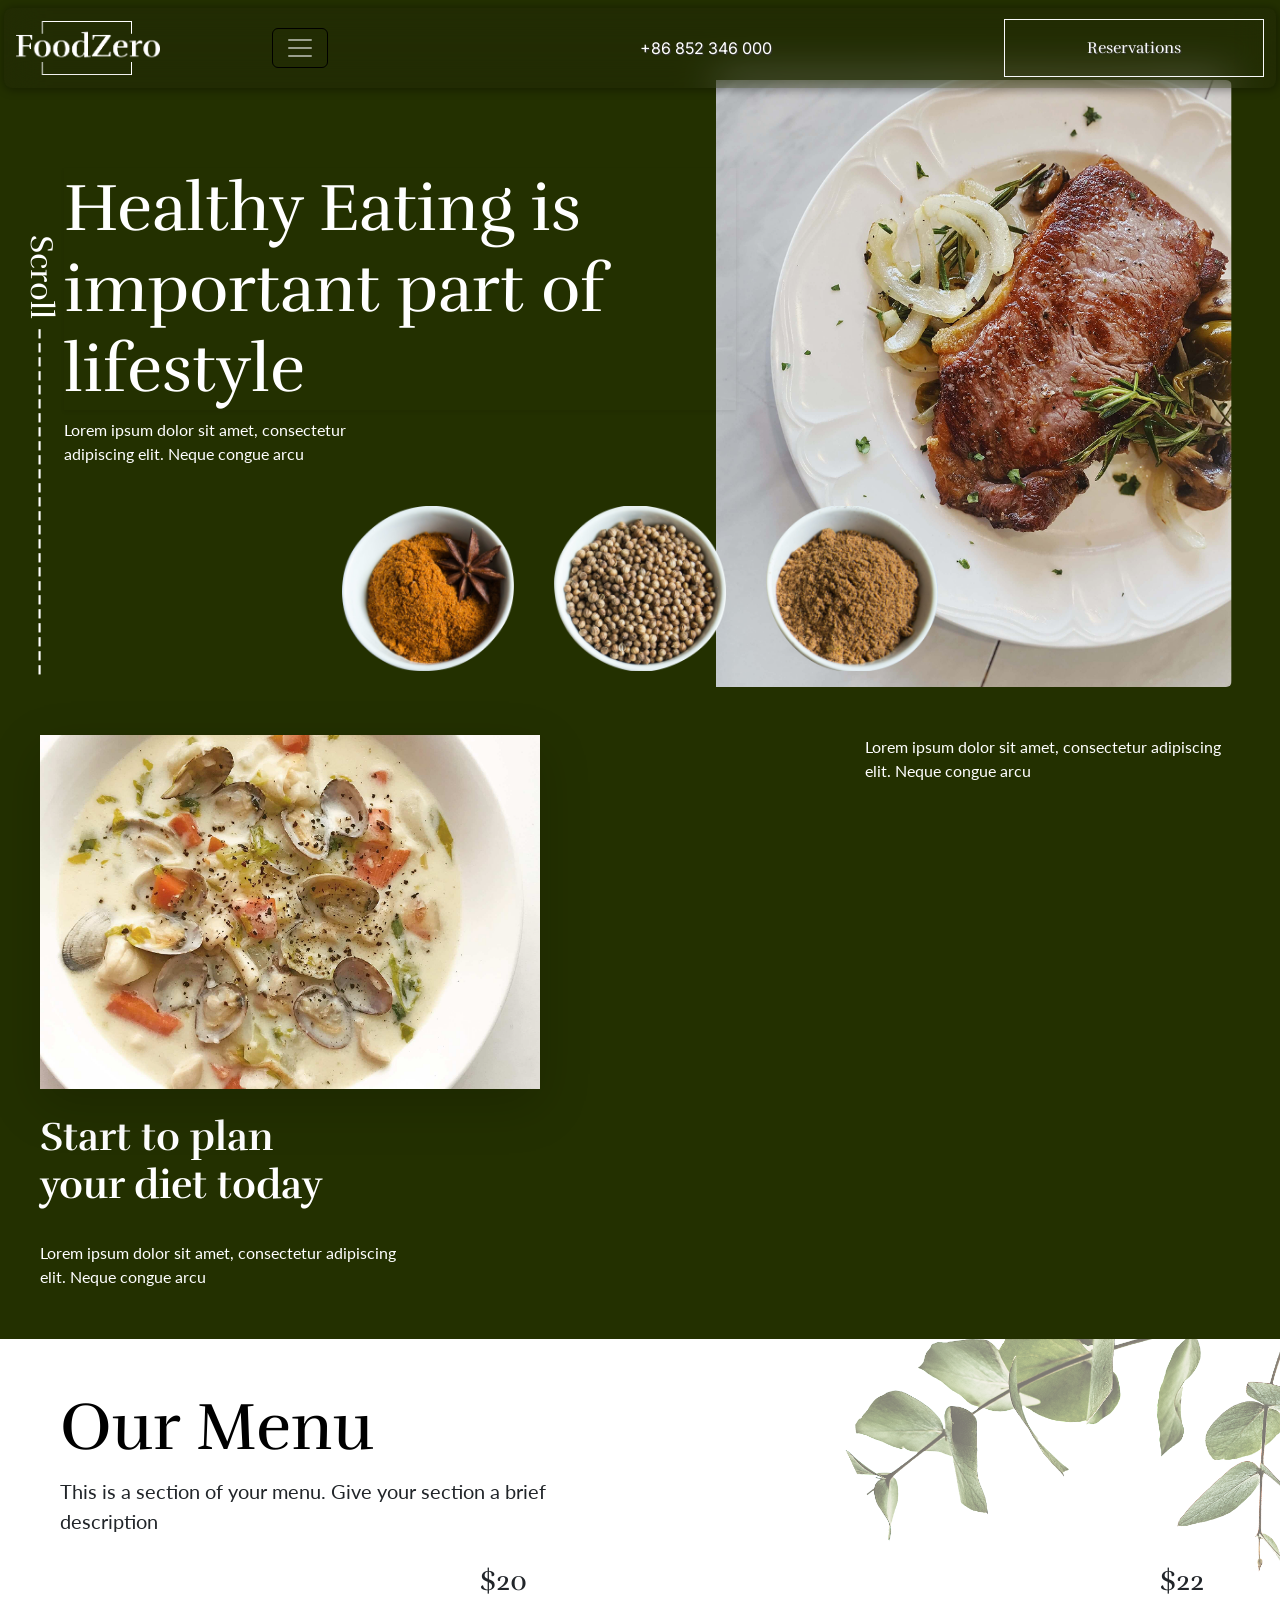
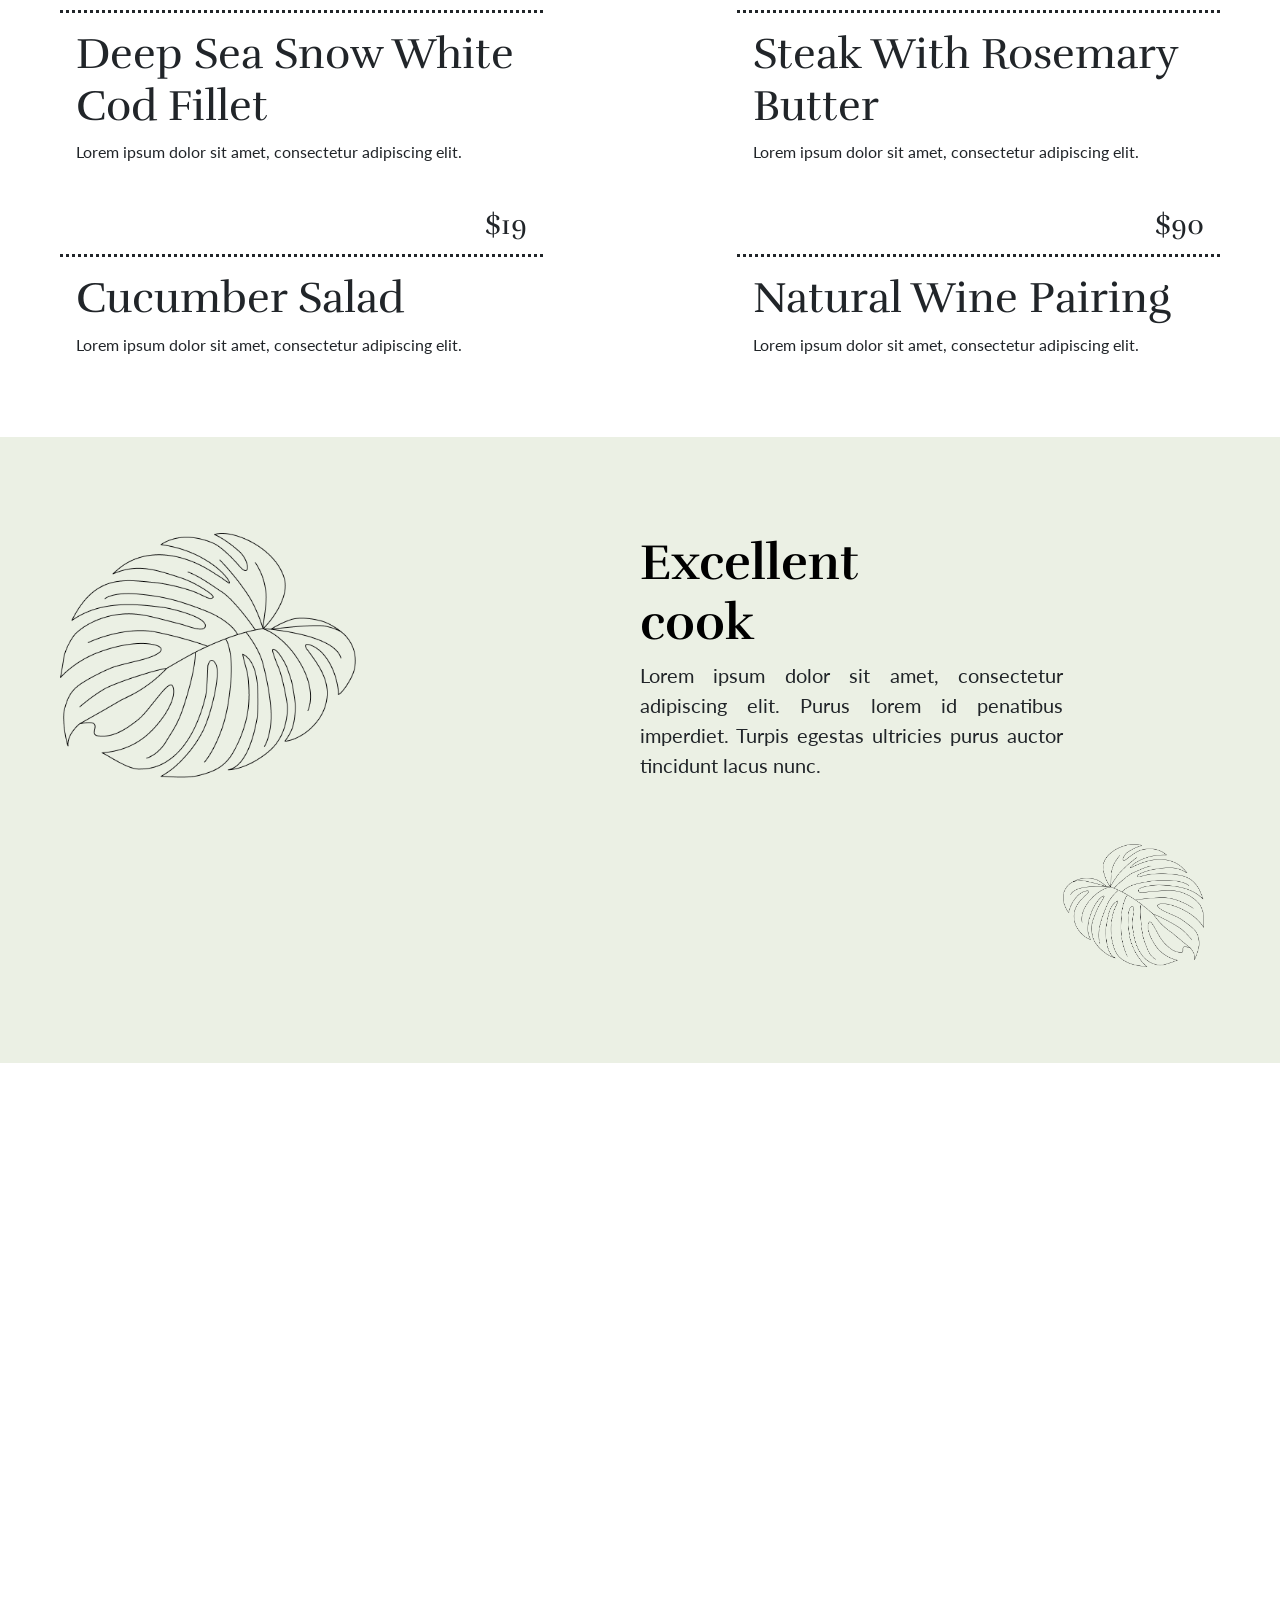
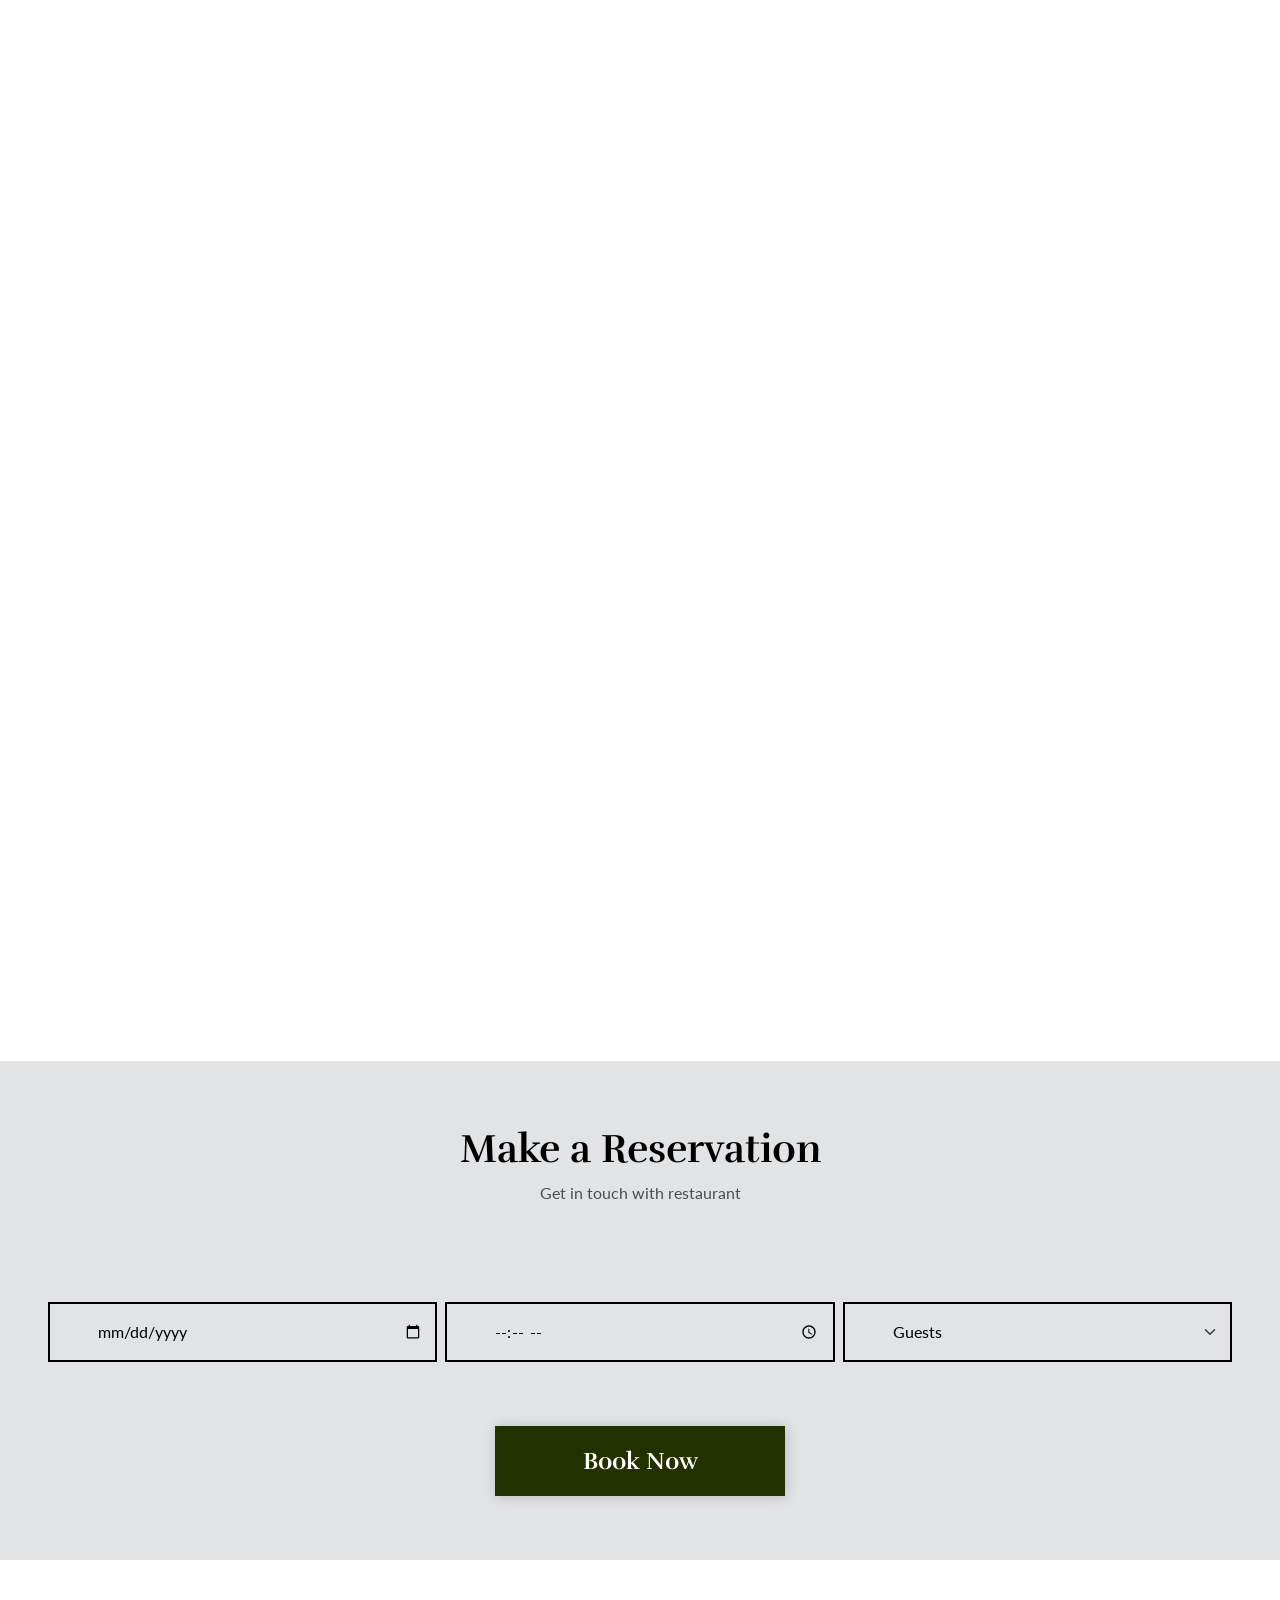
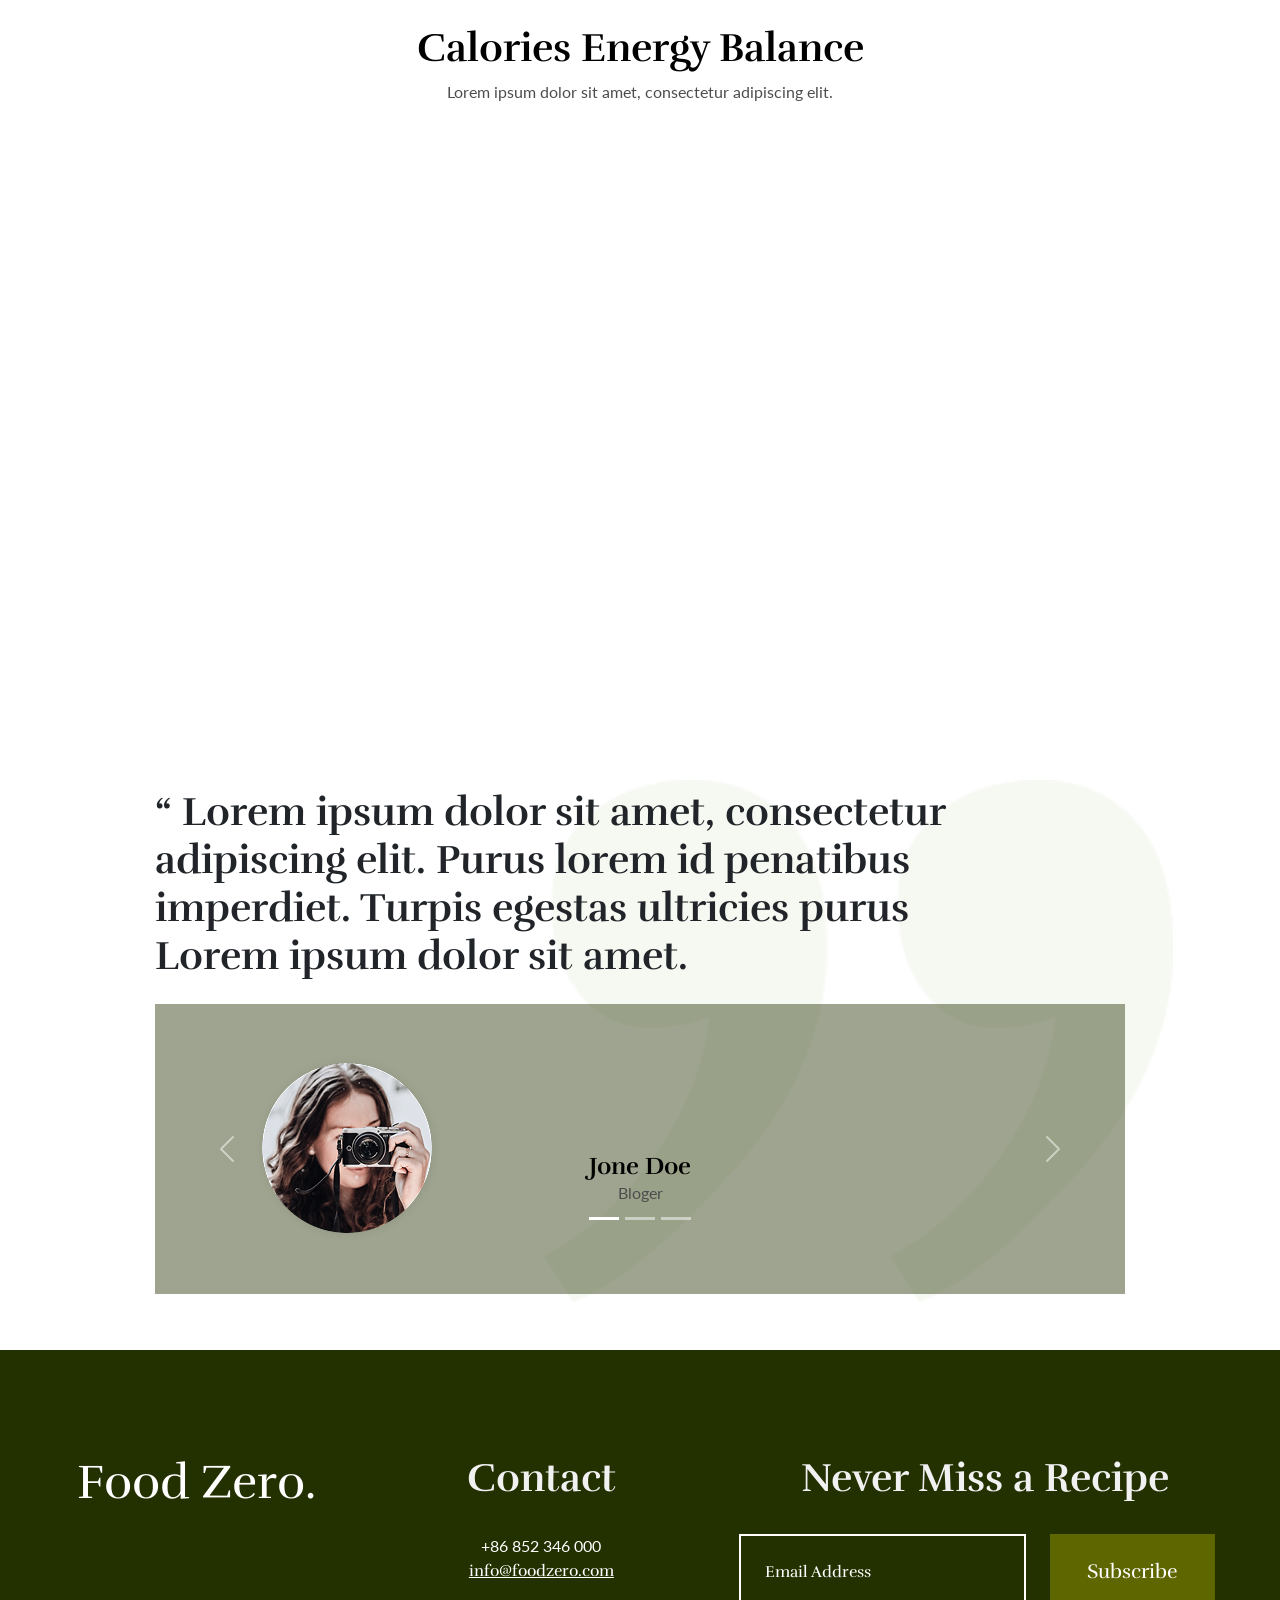
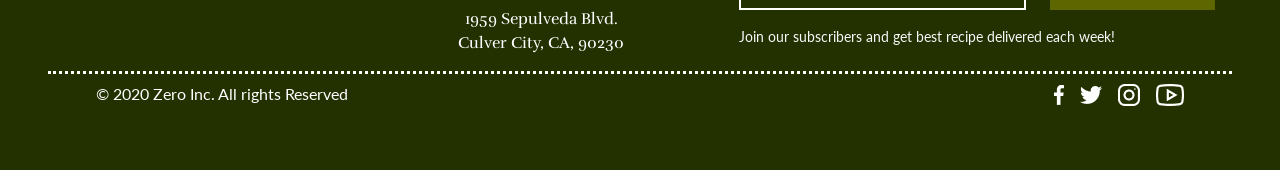
<file: home.html>
<!DOCTYPE html>
<html lang="en">

<head>
    <meta charset="UTF-8">
    <meta name="viewport" content="width=device-width, initial-scale=1.0">
    <title>Home || Foodzero</title>
    <link rel="shortcut icon" href="assets/icons/home_icons/Logofoodzero.png">
    <link rel="stylesheet" href="style_home.css">
    <link rel="stylesheet" href="style_index.css">
    <link rel="stylesheet" href="about.css">
    <!-- Bootstrap 5 CSS CDN -->
    <link href="https://cdn.jsdelivr.net/npm/bootstrap@5.3.8/dist/css/bootstrap.min.css" rel="stylesheet"
        integrity="sha384-sRIl4kxILFvY47J16cr9ZwB07vP4J8+LH7qKQnuqkuIAvNWLzeN8tE5YBujZqJLB" crossorigin="anonymous">
    <!-- custom Javascript -->
    <script src="script.js"></script>

    <!-- Bootstrap 5 Javascript -->
    <script src="https://cdn.jsdelivr.net/npm/@popperjs/core@2.11.8/dist/umd/popper.min.js"
        integrity="sha384-I7E8VVD/ismYTF4hNIPjVp/Zjvgyol6VFvRkX/vR+Vc4jQkC+hVqc2pM8ODewa9r"
        crossorigin="anonymous"></script>
    <script src="https://cdn.jsdelivr.net/npm/bootstrap@5.3.8/dist/js/bootstrap.min.js"
        integrity="sha384-G/EV+4j2dNv+tEPo3++6LCgdCROaejBqfUeNjuKAiuXbjrxilcCdDz6ZAVfHWe1Y"
        crossorigin="anonymous"></script>

    <link rel="preconnect" href="https://fonts.googleapis.com">
    <link rel="preconnect" href="https://fonts.gstatic.com" crossorigin>
    <link
        href="https://fonts.googleapis.com/css2?family=Inter:ital,opsz,wght@0,14..32,100..900;1,14..32,100..900&family=Lato:ital,wght@0,100;0,300;0,400;0,700;0,900;1,100;1,300;1,400;1,700;1,900&family=Rufina:wght@400;700&display=swap"
        rel="stylesheet">
</head>

<body>
    <div style="background-color: #233000;" class="section-one">
        <section class="mx-md-5 mx-2" style="padding-top: 5rem;">
            <nav class="navbar position-fixed w-100 top-0 end-0 py-2  px-1 col-md-12" style="  z-index: 999;">
                <div class="container-fluid d-flex justify-content-between w-100 row-gap-2 py-2 rounded-3"
                    style="background-color: rgba(29, 28, 28, 0.137); backdrop-filter: blur(20px); box-shadow: 1px 1px 10px 1px #0000005d; z-index: 999;">
                    <div class="col-6 col-md-5 col-lg-6">
                        <div class="col-12 col-lg-6 d-flex justify-content-between align-items-center">
                            <div class="col-8 col-md-8">
                                <div class="navbar-brand"><img src="assets/icons/home_icons/Logo_white.png" class="w-75"
                                        alt="Food zero logo"></div>
                            </div>
                            <!-- Use any element to open/show the overlay navigation menu -->
                            <span onclick="openNav()" class="navbar-dark"><button
                                    class="navbar-toggler border-1 border-black" type="button" data-bs-toggle="collapse"
                                    data-bs-target="#navbarNavAltMarkup" aria-controls="navbarNavAltMarkup"
                                    aria-expanded="false" aria-label="Toggle navigation">
                                    <span class="navbar-toggler-icon" style="color: white;"></span>
                                </button>
                            </span>
                        </div>
                    </div>
                    <div class="d-flex gap-5 align-items-center justify-content-between text-white col-5 col-md-6">
                        <a href="tel:+86 852 346 000" class="text-decoration-none text-white d-none d-md-inline"
                            style="font-family: 'Inter', sans-serif; text-shadow: 1px 1px 1px rgb(59, 59, 59);">+86 852
                            346 000</a>
                        <button class="btn btn-outline-light rounded-0 p-2 py-2 py-md-3 col-md-5 col-12"
                            style="text-shadow: 1px 1px 1px rgb(59, 59, 59);" type="submit">Reservations</button>
                    </div>
                </div>
            </nav>
            <!-- The overlay -->
            <div id="myNav" class="overlay h-100" style="z-index: 999 !important;">
                <div class="overlayer h-100">

                    <!-- Button to close the overlay navigation -->
                    <a href="javascript:void(0)" class="closebtn" onclick="closeNav()">&times;</a>

                    <!-- Overlay content -->
                    <div class="h-100">
                        <div
                            class="overlay-content d-flex flex-column flex-lg-row align-items-center justify-content-evenly justify-content-lg-between h-100 w-75 m-auto p-0">
                            <ul>
                                <li class="text-uppercase fw-bold "><a href="home.html" class="text-white p-0">Home</a>
                                </li>
                                <li class="text-uppercase fw-bold"><a href="menu.html" class="text-white p-0">Menu</a>
                                </li>
                                <li class="text-uppercase text-warning fw-bold"> Blogs</li>
                                <div class="d-flex flex-column align-items-start">
                                    <p class="m-0 text-white fw-bold"><a href="blog.html" class="p-0 text-white fs-5">1
                                            column</a>
                                    </p>
                                    <p class="m-0 fw-bold"><a class="p-0 text-white fs-5" href="blogDouble.html">2
                                            column</a></p>
                                    <p class="m-0 text-white fw-bold">Sidebar post</p>
                                </div>
                                <li class="text-uppercase fw-bold"><a href="about.html" class="text-white p-0">About</a>
                                </li>
                                <li class="text-uppercase fw-bold"><a href="contact.html"
                                        class="text-white p-0">Contact</a></li>
                            </ul>
                            <div class="d-flex flex-column align-items-start">
                                <h3 class="pe-5 w-100"
                                    style="font-size: 30px; color: #f1f1f1;  border-bottom: 3px; border-bottom-style: dotted;">
                                    Contact</h3>
                                <div class="w-100 d-flex flex-column">
                                    <a href="tel:+86 852 346 000"
                                        class="text-decoration-none text-white fs-5 text-center"
                                        style="font-family: 'Inter', sans-serif;">+86 852
                                        346 000</a>
                                    <a href="mailto:info@foodzero.com" class="fs-5 text-white">info@foodzero.com</a>

                                    <address class="fs-5 text-center text-white">1959 Sepulveda Blvd.
                                        <br>
                                        Culver City, CA, 90230
                                    </address>
                                    <div class="d-flex">
                                        <a href="#"><img src="assets/icons/home_icons/Icon_instagram.png"
                                                alt="instagram icon"></a>
                                        <a href="#"><img src="assets/icons/home_icons/Icon_twitter.png"
                                                alt="twitter icon"></a>
                                        <a href="#"><img src="assets/icons/home_icons/Icon_facebook.png"
                                                alt="facebook icon"></a>
                                        <a href="#"><img src="assets/icons/home_icons/Icon_youtube.png"
                                                alt="YouTube icon"></a>
                                    </div>
                                </div>
                            </div>

                        </div>
                    </div>
                </div>
            </div>
            <!-- Overlay stops here -->

            <div class="d-flex flex-column justify-content-between p-3 img-fluid rounded bs-slide-in"
                style="padding-top: 4rem !important; background-image: url(assets/images/home_img/hero\ image.png); background-size: contain; background-repeat: no-repeat; background-position: right;">
                <div class=" py-4">
                    <h1 class=" text-white fs-1 col-12 col-md-7 pt-lg-0 shadow-sm"
                        style=" font-size: calc(3rem + 1.5vw) !important; ">Healthy Eating
                        is important
                        part of lifestyle</h1>
                    <p class="col-12 col-lg-3 text-white" style="font-family: 'Lato', sans-serif; letter-spacing: 2%;">
                        Lorem ipsum dolor sit amet, consectetur adipiscing elit. Neque congue arcu</p>

                </div>
                <div class=" position-absolute d-none d-md-inline"
                    style="rotate: 90deg; text-align: left; left: -14.5rem; bottom: 13rem;">
                    <h5 class="fs-2 text-white">Scroll -------------------------</h5>
                </div>
                <div class="d-flex justify-content-center gap-0 gap-md-3 row bs-floating">
                    <img loading="lazy" class="col-3 col-md-2" src="assets/images/home_img/spices1.png" alt="">
                    <img loading="lazy" class="col-3 col-md-2" src="assets/images/home_img/spices2.png" alt="">
                    <img loading="lazy" class="col-3 col-md-2" src="assets/images/home_img/spices3.png" alt="">
                </div>
            </div>
        </section>

        <section class="mx-2 mx-md-4">
            <div class="d-flex justify-content-between container-fluid flex-column flex-lg-row pt-5 p-3">
                <div class="col-12 col-lg-5 d-flex flex-column gap-lg-4 gap-2">
                    <img loading="lazy" src="assets/images/home_img/Image (3).png"
                        alt="Clam and vegetable soup in white ceramic bowl"
                        class="w-100 shadow-lg shadow-sm reveal-on-scroll zoom-in">
                    <h3 class="fs-2 text-white fw-bold col-12 col-lg-7" style="font-size: 40px !important;">Start to
                        plan your diet today</h3>
                    <p class="col-12 col-lg-9 text-white" style="font-family: 'Lato', sans-serif;">
                        Lorem
                        ipsum dolor sit amet, consectetur adipiscing elit. Neque congue arcu</p>
                </div>
                <div
                    class="col-12 col-lg-5 d-flex flex-lg-column flex-column-reverse align-items-lg-end align-items-center mt-lg-0 mt-5">
                    <p class="col-12 col-lg-9 text-white text-lg-start text-center"
                        style="font-family: 'Lato', sans-serif;">
                        Lorem
                        ipsum dolor sit
                        amet, consectetur adipiscing elit. Neque congue arcu</p>
                    <img loading="lazy" class="w-75 reveal-on-scroll slide-up"
                        src="assets/images/home_img/Image (4).png" alt="Two black pepper and salt grinders">
                </div>
            </div>


        </section>
    </div>

    <!-- Menu section -->
    <section class="ps-1 ps-lg-5 pb-lg-5">
        <div class="col-6 ms-auto position-relative">
            <img loading="lazy" src="assets/images/home_img/Image (5).png" alt="flower"
                class="w-75 position-absolute end-0">
        </div>
        <div class="container-fluid">
            <div>
                <h2 class="pt-5" style="font-size: calc(3rem + 1.5vw); color: #000;">Our Menu</h2>
                <p class="col-lg-5  fs-5">This is a section of your menu. Give your section a brief description</p>
            </div>
            <div class="d-flex flex-wrap justify-content-between pe-lg-5 g-3">
                <div class="card border-0 bg-white mb-3 col-12 col-lg-5">
                    <div class="card-header fs-3 bg-white text-end"
                        style="border-bottom: 3px; border-bottom-style: dotted;">$20
                    </div>
                    <div class="card-body">
                        <h3 class="card-title" style="font-size: calc(1.5rem + 1.5vw);">Deep Sea Snow White Cod Fillet
                        </h3>
                        <p class="card-text" style="font-family: 'Lato', sans-serif;">Lorem ipsum dolor sit amet,
                            consectetur adipiscing elit.</p>
                    </div>
                </div>
                <div class="card border-0 bg-white  mb-3 col-12 col-lg-5">
                    <div class="card-header fs-3 bg-white text-end"
                        style="border-bottom: 3px; border-bottom-style: dotted;">$22
                    </div>
                    <div class="card-body">
                        <h3 class="card-title" style="font-size: calc(1.5rem + 1.5vw);">Steak With Rosemary Butter
                        </h3>
                        <p class="card-text" style="font-family: 'Lato', sans-serif;">Lorem ipsum dolor sit amet,
                            consectetur adipiscing elit.</p>
                    </div>
                </div>
                <div class="card border-0 bg-white  mb-3 col-12 col-lg-5">
                    <div class="card-header fs-3 bg-white text-end"
                        style="border-bottom: 3px; border-bottom-style: dotted;">$19
                    </div>
                    <div class="card-body">
                        <h3 class="card-title" style="font-size: calc(1.5rem + 1.5vw);">Cucumber Salad
                        </h3>
                        <p class="card-text" style="font-family: 'Lato', sans-serif;">Lorem ipsum dolor sit amet,
                            consectetur adipiscing elit.</p>
                    </div>
                </div>
                <div class="card border-0 bg-white mb-3 col-12 col-lg-5">
                    <div class="card-header fs-3 bg-white text-end"
                        style="border-bottom: 3px; border-bottom-style: dotted;">$90
                    </div>
                    <div class="card-body">
                        <h3 class="card-title" style="font-size: calc(1.5rem + 1.5vw);">Natural Wine Pairing
                        </h3>
                        <p class="card-text" style="font-family: 'Lato', sans-serif;">Lorem ipsum dolor sit amet,
                            consectetur adipiscing elit.</p>
                    </div>
                </div>
            </div>
        </div>
    </section>


    <section class="p-lg-5 h-100" style="background-color: #EBF0E4;">
        <div
            class="d-flex flex-column flex-md-row justify-content-between container-fluid pt-5 pb-lg-5 position-relative">
            <img loading="lazy" src="assets/images/home_img/Leaf.png" alt="A leaf skeleton"
                class="w-25 position-absolute">
            <div class="col-12 col-md-5 z-3 reveal-on-scroll zoom-in "
                style="background-image: url(assets/images/home_img/Image\ \(6\).png); background-size: contain; background-repeat: no-repeat; padding: 10rem; --index: 1;">
                <!--<div class=" position-absolute ">
                    <img loading="lazy" src="assets/images/home_img/Image (6).png"
                        alt="Brown wooden round plate with food" class="col-12 col-lg-10">
                </div>-->

            </div>
            <div class="col-12 col-md-6 pe-lg-3">
                <div>
                    <h1 class="col-12 col-md-6 fw-bold" style="font-size: calc(1.5rem + 2vw); color: #000;">Excellent
                        cook</h1>
                </div>
                <p class="col-12 col-lg-9 fs-5" style="font-family: 'Lato', sans-serif; text-align: justify;">Lorem
                    ipsum dolor sit amet,
                    consectetur adipiscing elit. Purus lorem id penatibus
                    imperdiet. Turpis
                    egestas ultricies
                    purus auctor tincidunt lacus nunc.</p>
                <div class="ms-auto w-25 pt-lg-5"><img loading="lazy" src="assets/images/home_img/Leaf (1).png"
                        alt="A leaf skeleton" class="w-100"></div>
            </div>

        </div>

    </section>

    <div class="container-fluid p-lg-5 p-3">
        <div class="row row-cols-1 row-cols-sm-3 g-4 ">
            <div class="col p-lg-5 p-0 shadow-sm stagger-card cascade-up" style="--index: 1;">
                <div class="card h-100 border-0 py-3">
                    <div class="d-flex align-items-center justify-content-center col-4 col-lg-6 mx-auto"><img
                            loading="lazy" src="assets/icons/home_icons/CircleIcon.png" class="card-img-top w-100"
                            alt="..."></div>
                    <div class="card-body">
                        <h5 class="card-title text-md-center fw-bold fs-2" style="color: #070707;">Premium Quality</h5>
                        <p class="card-text text-md-center fs-5" style="color: #4D4D4D;"> Lorem ipsum dolor sit amet,
                            consectetur adipiscing elit. Neque congue arcu</p>
                    </div>
                </div>
            </div>
            <div class="col p-lg-5 p-0 shadow-sm stagger-card cascade-up" style="--index: 2;">
                <div class="card h-100 border-0 py-3">
                    <div class="d-flex align-items-center justify-content-center col-4 col-lg-6 mx-auto"> <img
                            loading="lazy" src="assets/icons/home_icons/CircleIcon (1).png" class="card-img-top w-100"
                            alt="...">
                    </div>
                    <div class="card-body">
                        <h5 class="card-title text-md-center fw-bold fs-2" style="color: #070707;">Seasonal Vegetables
                        </h5>
                        <p class="card-text text-md-center fs-5" style="color: #4D4D4D;">Lorem ipsum dolor sit amet,
                            consectetur adipiscing elit. Neque congue arcu</p>
                    </div>
                </div>
            </div>
            <div class="col p-lg-5 p-0 shadow-sm stagger-card cascade-up" style="--index: 1;">
                <div class="card h-100 border-0 py-3">
                    <div class="d-flex align-items-center justify-content-center col-4 col-lg-6 mx-auto"> <img
                            loading="lazy" src="assets/icons/home_icons/CircleIcon (2).png" class="card-img-top w-100"
                            alt="..."></div>
                    <div class="card-body">
                        <h5 class="card-title text-md-center fw-bold fs-2" style="color: #070707;">Fresh Fruit</h5>
                        <p class="card-text text-md-center fs-5" style="color: #4D4D4D;">Lorem ipsum dolor sit amet,
                            consectetur adipiscing elit. Neque congue arcu</p>
                    </div>
                </div>
            </div>
        </div>
    </div>


    <!-- Recent post -->
    <div class="container-fluid p-lg-5 p-3 d-flex flex-column flex-md-row gap-3 justify-content-between">
        <div class="row row-cols-1 row-cols-sm-2 g-4">
            <!-- Post one -->
            <div class="col shadow-sm stagger-card cascade-up" style="--index: 1;">
                <div class="card h-100 position-relative border-0">
                    <img loading="lazy" src="assets/images/home_img/Feature Image.png"
                        alt="avocado image ganished with crisp" class="card-img-top">
                    <a href="#"
                        class="btn position-absolute top-0 end-0 mt-1 me-1 px-5 rounded-0 text-white fs-4 fw-bold"
                        style="background-color: #5E6600; box-shadow: 1px 1px 12px rgba(0, 0, 0, 0.185);">Fashion</a>
                    <div class="card-body  p-2 mx-auto">
                        <div class="d-flex align-items-center">
                            <img loading="lazy" src="assets/images/home_img/Avatar (1).png" alt="Julie
                                    Christie">
                            <div>
                                <span style="color: #5E6600; font-family: 'Lato', sans-serif;" class="fs-6">Julie
                                    Christie
                                    &bull;</span>
                                <span style="color: #5E6600; font-family: 'Lato', sans-serif;" class="fs-6">October
                                    17,2021
                                    &bull;</span>
                                <span style="color: #5E6600; font-family: 'Lato', sans-serif;" class="fs-6">3:33 pm
                                    &bull;</span>
                                <span style="color: #5E6600; font-family: 'Lato', sans-serif;" class="fs-6">2
                                    comments</span>
                            </div>
                        </div>
                        <h5 class="card-title fw-bold fs-1 py-3"
                            style="border-bottom: 4px; border-bottom-style: dotted;">Fruit and vegetables and protection
                            against diseases</h5>
                        <p class="card-text fs-5 opacity-75">Lorem ipsum dolor sit amet, consectetur adipiscing elit.
                        </p>
                    </div>
                    <div class="card-footer   p-2 bg-white border-0">
                        <a class="icon-link icon-link-hover fs-4 text-black text-decoration-none" href="#">
                            Read More
                            <svg xmlns="http://www.w3.org/2000/svg" class="bi" viewBox="0 0 16 16" aria-hidden="true">
                                <path
                                    d="M1 8a.5.5 0 0 1 .5-.5h11.793l-3.147-3.146a.5.5 0 0 1 .708-.708l4 4a.5.5 0 0 1 0 .708l-4 4a.5.5 0 0 1-.708-.708L13.293 8.5H1.5A.5.5 0 0 1 1 8z" />
                            </svg>
                        </a>
                    </div>
                </div>
            </div>
            <!-- Post two -->
            <div class="col shadow-sm stagger-card cascade-up" style="--index: 2;">
                <div class="card h-100 position-relative border-0">
                    <img loading="lazy" src="assets/images/home_img/Feature Image (1).png" alt="Image"
                        class="card-img-top">
                    <a href="#"
                        class="btn position-absolute top-0 end-0 mt-1 me-1 px-5 rounded-0 text-white fs-4 fw-bold"
                        style="background-color: #5E6600; box-shadow: 1px 1px 12px rgba(0, 0, 0, 0.185);">Fashion</a>
                    <div class="card-body  p-2 mx-auto">
                        <div class="d-flex align-items-center">
                            <img loading="lazy" src="assets/images/home_img/Avatar.png" alt="Dianne
                                    Russell avater image">
                            <div>
                                <span style="color: #5E6600; font-family: 'Lato', sans-serif;" class="fs-6">Dianne
                                    Russell &bull;</span>
                                <span style="color: #5E6600; font-family: 'Lato', sans-serif;" class="fs-6">October
                                    17,2021 &bull;</span>
                                <span style="color: #5E6600; font-family: 'Lato', sans-serif;" class="fs-6">3:33 pm
                                    &bull;</span>
                                <span style="color: #5E6600; font-family: 'Lato', sans-serif;" class="fs-6">2
                                    comments</span>
                            </div>
                        </div>
                        <h5 class="card-title fw-bold fs-1 py-3"
                            style="border-bottom: 4px; border-bottom-style: dotted;">Asparagus Spring Salad with Rocket,
                            Goat's Cheese</h5>
                        <p class="card-text fs-5 opacity-75">Lorem ipsum dolor sit amet, consectetur adipiscing elit.
                        </p>
                    </div>
                    <div class="card-footer  p-2 bg-white border-0">
                        <a class="icon-link icon-link-hover fs-4 text-black text-decoration-none" href="#">
                            Read More
                            <svg xmlns="http://www.w3.org/2000/svg" class="bi" viewBox="0 0 16 16" aria-hidden="true">
                                <path
                                    d="M1 8a.5.5 0 0 1 .5-.5h11.793l-3.147-3.146a.5.5 0 0 1 .708-.708l4 4a.5.5 0 0 1 0 .708l-4 4a.5.5 0 0 1-.708-.708L13.293 8.5H1.5A.5.5 0 0 1 1 8z" />
                            </svg>
                        </a>
                    </div>
                </div>
            </div>
        </div>
    </div>

    <!-- Reservation section -->
    <section class="py-3">
        <div class="container-fluid px-lg-5 p-3 d-flex flex-column align-items-center bg-secondary-subtle">
            <div class="text-center pb-md-5 mt-5">
                <h1 class="fs-1 fw-bold text-black">Make a Reservation</h1>
                <span style="color:#4D4D4D;">Get in touch with restaurant</span>
            </div>
            <div class="col-12">
                <div class="row justify-content-center">
                    <div class="col-md-10 py-5 col-lg-12">
                        <form class="card border-0  bg-secondary-subtle " style="font-family: 'Lato', sans-serif;"
                            id="myForm">
                            <!-- 3-Button Layout Group -->
                            <div class="row g-2">

                                <!-- Date Button/Input -->
                                <div class="col-sm-4">
                                    <label class="form-label d-none" for="res-date">Date</label>
                                    <div class="position-relative">
                                        <i
                                            class="bi bi-calendar3 position-absolute top-50 start-0 translate-middle-y ms-3 text-secondary"></i>
                                        <input type="date" id="res-date"
                                            class="form-control btn btn-outline-secondary text-start ps-5 py-3 w-100 rounded-0 border-2 border-black text-black"
                                            style=" font-family: 'Lato', sans-serif;" required>
                                    </div>
                                </div>

                                <!-- Time Button/Input -->
                                <div class="col-sm-4">
                                    <label class="form-label d-none" for="res-time">Time</label>
                                    <div class="position-relative">
                                        <i
                                            class="bi bi-clock position-absolute top-50 start-0 translate-middle-y ms-3 text-secondary"></i>
                                        <input type="time" id="res-time"
                                            class="form-control btn btn-outline-secondary text-start ps-5 py-3 w-100  rounded-0 border-2 border-black text-black"
                                            required>
                                    </div>
                                </div>

                                <!-- Persons Button/Select -->
                                <div class="col-sm-4">
                                    <label class="form-label d-none" for="res-guests">Guests</label>
                                    <div class="position-relative">
                                        <i
                                            class="bi bi-people position-absolute top-50 start-0 translate-middle-y ms-3 text-secondary"></i>
                                        <select id="res-guests"
                                            class="form-select btn btn-outline-secondary text-start ps-5 py-3 w-100 rounded-0 border-2 border-black text-black"
                                            required>
                                            <option value="" selected disabled>Guests</option>
                                            <option value="1">1 Person</option>
                                            <option value="2">2 People</option>
                                            <option value="3">3 People</option>
                                            <option value="4">4 People</option>
                                            <option value="5+">5+ People</option>
                                        </select>
                                    </div>
                                </div>

                                <!-- Submit Button -->
                                <div class="col-12 col-lg-3 mx-auto mt-3 pt-5">
                                    <button type="submit"
                                        class="btn w-100 py-3 fw-bold rounded-0 text-white fw-bolder fs-4 "
                                        style="background-color: #233000; box-shadow: 1px 1px 12px rgba(0, 0, 0, 0.185);  font-family: 'Rufina', serif !important;"
                                        id="submitBtn">Book
                                        Now</button>
                                </div>
                            </div>
                        </form>
                        <!-- Bootstrap Toast Container (Positioned Bottom-Center) -->
                        <div class="toast-container position-fixed bottom-0 rounded-5 start-50 translate-middle-x p-3"
                            style="z-index: 1055;">
                            <div id="toastAlert" class="toast align-items-center rounded-5 text-center text-white bg-black border-0"
                                role="alert" aria-live="assertive" aria-atomic="true" data-bs-delay="3000">
                                <div class="d-flex">
                                    <div class="toast-body w-100 text-center fs-6 py-2 px-4">
                                        🎉 Details submitted successfully!
                                    </div>
                                </div>
                            </div>
                        </div>
                    </div>
                </div>
            </div>
        </div>
    </section>

    <section class="pb-5">
        <div class="text-center p-2 p-md-5 pt-3">
            <h1 class="fs-1 fw-bold text-black">Calories Energy Balance</h1>
            <span style="color:#4D4D4D;">Lorem ipsum dolor sit amet, consectetur adipiscing elit.</span>
        </div>
        <div class="container-fluid pt-0 px-lg-5 d-flex flex-column flex-md-row gap-3 justify-content-between">

            <div class="row row-cols-1 row-cols-md-3 g-4 ">
                <div class="col stagger-card cascade-up bs-floating " style="--index: 1;">
                    <div class="card  position-relative border-0">
                        <img loading="lazy" src="assets/images/home_img/category_one.png" alt="pyzy images"
                            class="card-img-top">

                        <div class="w-100 p-4 border-0 position-absolute top-0 end-0 mt-1 me-1">
                            <a class="icon-link icon-link-hover d-flex justify-content-between fs-4 fw-bold text-black text-decoration-none dif"
                                href="#">
                                Starters <svg xmlns="http://www.w3.org/2000/svg" class="bi fs-2" viewBox="0 0 16 16"
                                    aria-hidden="true">
                                    <path
                                        d="M1 8a.5.5 0 0 1 .5-.5h11.793l-3.147-3.146a.5.5 0 0 1 .708-.708l4 4a.5.5 0 0 1 0 .708l-4 4a.5.5 0 0 1-.708-.708L13.293 8.5H1.5A.5.5 0 0 1 1 8z" />
                                </svg>
                            </a>
                        </div>
                    </div>
                </div>
                <div class="col stagger-card cascade-up bs-floating " style="--index: 1;">
                    <div class="card  position-relative border-0">
                        <img loading="lazy" src="assets/images/home_img/category_two.png" alt="steef image"
                            class="card-img-top shadow-lg">
                        <div class="w-100 p-4 border-0 position-absolute top-0 end-0 mt-1 me-1">
                            <a class="icon-link icon-link-hover d-flex justify-content-between fs-4 fw-bold text-black text-decoration-none dif"
                                href="#">
                                Mains
                                <svg xmlns="http://www.w3.org/2000/svg" class="bi fs-2" viewBox="0 0 16 16"
                                    aria-hidden="true">
                                    <path
                                        d="M1 8a.5.5 0 0 1 .5-.5h11.793l-3.147-3.146a.5.5 0 0 1 .708-.708l4 4a.5.5 0 0 1 0 .708l-4 4a.5.5 0 0 1-.708-.708L13.293 8.5H1.5A.5.5 0 0 1 1 8z" />
                                </svg>
                            </a>
                        </div>
                    </div>
                </div>
                <div class="col stagger-card cascade-up bs-floating " style="--index: 1;">
                    <div class="card  position-relative border-0">
                        <img loading="lazy" src="assets/images/home_img/catogory_three.png" alt="Cup of dessert"
                            class="card-img-top">
                        <div class="w-100 p-4 border-0 position-absolute top-0 end-0 mt-1 me-1">
                            <a class="icon-link icon-link-hover d-flex justify-content-between fs-4 fw-bold text-black text-decoration-none dif"
                                href="#">
                                Soups
                                <svg xmlns="http://www.w3.org/2000/svg" class="bi fs-2" viewBox="0 0 16 16"
                                    aria-hidden="true">
                                    <path
                                        d="M1 8a.5.5 0 0 1 .5-.5h11.793l-3.147-3.146a.5.5 0 0 1 .708-.708l4 4a.5.5 0 0 1 0 .708l-4 4a.5.5 0 0 1-.708-.708L13.293 8.5H1.5A.5.5 0 0 1 1 8z" />
                                </svg>
                            </a>
                        </div>
                    </div>
                </div>
            </div>
        </div>
    </section>

    <!-- Slide show starts here -->
    <section class="py-5">
        <div style="background-image: url('assets/images/home_img/quote.png'); background-size:contain; background-repeat: no-repeat; background-position: right;"
            class="h-50 container-fluid px-lg-5 p-2 col-12 col-lg-10 m-auto">
            <div>
                <h2 class="fs-1 fw-bold col-10">“ Lorem ipsum dolor sit amet, consectetur adipiscing elit.
                    Purus lorem id penatibus imperdiet. Turpis egestas ultricies
                    purus Lorem ipsum dolor sit amet.</h2>
            </div>
            <div class="d-flex align-items-center justify-content-center mt-4 py-5 w-100"
                style="background-color: #23300070;">
                <div id="carouselExampleCaptions" class="carousel slide w-100">
                    <div class="carousel-indicators">
                        <button type="button" data-bs-target="#carouselExampleCaptions" data-bs-slide-to="0"
                            class="active" aria-current="true" aria-label="Slide 1"></button>
                        <button type="button" data-bs-target="#carouselExampleCaptions" data-bs-slide-to="1"
                            aria-label="Slide 2"></button>
                        <button type="button" data-bs-target="#carouselExampleCaptions" data-bs-slide-to="2"
                            aria-label="Slide 3"></button>
                    </div>
                    <div class="carousel-inner">
                        <div class="carousel-item active ps-5">
                            <img src="assets/images/home_img/Avatar (2).png" alt="Jone Doe image" class="ms-5">
                            <div class="carousel-caption d-none d-md-block">
                                <h2 class="fs-4 fw-bold text-black m-0">Jone Doe</h2>
                                <small class="fs-6 fw-normal"
                                    style="font-family: 'Lato', sans-sarif; color: #4D4D4D">Bloger</small>
                            </div>
                        </div>
                        <div class="carousel-item ps-5">
                            <img src="assets/images/home_img/Avatar (2).png" alt="Jone Doe image" class="ms-5">
                            <div class="carousel-caption d-none d-md-block">
                                <h2 class="fs-4 fw-bold text-black m-0">Jone Doe</h2>
                                <small class="fs-6 fw-normal"
                                    style="font-family: 'Lato', sans-sarif; color: #4D4D4D">Bloger</small>
                            </div>
                        </div>
                        <div class="carousel-item ps-5">
                            <img src="assets/images/home_img/Avatar (2).png" alt="Jone Doe image" class="ms-5">
                            <div class="carousel-caption d-none d-md-block">
                                <h2 class="fs-4 fw-bold text-black m-0">Jone Doe</h2>
                                <small class="fs-6 fw-normal"
                                    style="font-family: 'Lato', sans-sarif; color: #4D4D4D">Bloger</small>
                            </div>
                        </div>
                    </div>
                    <button class="carousel-control-prev" type="button" data-bs-target="#carouselExampleCaptions"
                        data-bs-slide="prev">
                        <span class="carousel-control-prev-icon " aria-hidden="true"></span>
                        <span class="visually-hidden">Previous</span>
                    </button>
                    <button class="carousel-control-next" type="button" data-bs-target="#carouselExampleCaptions"
                        data-bs-slide="next">
                        <span class="carousel-control-next-icon" aria-hidden="true"></span>
                        <span class="visually-hidden">Next</span>
                    </button>
                </div>
            </div>

        </div>
    </section>

    <!-- footer -->
    <footer style="background-color: #233000;" class="py-lg-5">
        <div class="d-flex flex-column container-fluid  px-lg-5 p-2">
            <div class="d-flex justify-content-center justify-content-lg-between flex-wrap mt-5"
                style="border-bottom: 3px; border-bottom-style: dotted; border-color: white;">
                <div class="fs-1 text-center text-white col-12 col-lg-3">
                    <h1 class="fs-1 text-white" style="font-size: 3rem !important;">Food Zero.</h1>
                </div>
                <div class="d-flex flex-column gap-4 col-12 col-lg-3">
                    <h3 class="text-center fs-1 fw-bold" style="color: #f1f1f1;"
                        style="font-family: 'Lato', sans-serif;">
                        Contact</h3>
                    <div class="w-100 d-flex flex-column gap-4">
                        <div class="text-center"><a href="tel:+86 852 346 000"
                                class="text-decoration-none text-white fs-6 text-center"
                                style="font-family: 'Lato', sans-serif;">+86 852
                                346 000</a> <br>
                            <a href="mailto:info@foodzero.com" class="fs-6 text-white text-center">info@foodzero.com</a>
                        </div>
                        <address class="fs-6 text-center text-white">1959 Sepulveda Blvd.
                            <br>
                            Culver City, CA, 90230
                        </address>
                    </div>
                </div>
                <div class="text-white text-center text-lg-start  d-flex flex-column gap-4 col-12 col-lg-5">
                    <h3 class="text-center fs-1 fw-bold" style="color: #f1f1f1;">Never Miss a Recipe</h3>
                    <form class="text-white d-flex flex-column" id="myFormm">
                        <div class="col-12 d-flex gap-4">
                            <input name="E-mail" type="email" placeholder="Email Address" required
                                class="py-4 ps-4 col-7 bg-transparent border-0 text-white"
                                style="border: 2px #fff solid !important; ">
                            <button type="submit" class="py-3 col-4 fs-5 border-0 text-white"
                                style="background-color: #5E6600 !important;" id="subscribeBtn">Subscribe</button>
                        </div>

                        <!-- Bootstrap Toast Container (Positioned Bottom-Center) -->
                        <div class="toast-container position-fixed rounded-5 bottom-0 start-50 translate-middle-x p-3" style="z-index: 1055222;">
                            <div id="toastalert" class="toast align-items-center rounded-5 text-white bg-black border-0" role="alert"
                                aria-live="assertive" aria-atomic="true" data-bs-delay="3000">
                                <div class="d-flex align-items-center ">
                                    <div class="toast-body text-center w-100 fs-6 py-2 px-4">
                                        🎉 Subscription successful!
                                    </div>
                                </div>
                            </div>
                        </div>
                        <small class="text-light pt-3" style="font-family: 'Lato', sans-serif;">Join our subscribers and
                            get best recipe delivered each
                            week!</small>
                    </form>

                </div>
            </div>
            <div class="d-flex justify-content-md-between text-white container-fluid px-lg-5 p-2 gap-3">
                <small class="fs-6" style="font-family: 'Lato', sans-serif;">© 2020 Zero Inc. All rights
                    Reserved</small>

                <div class="d-flex gap-3">
                    <a href="#"><img src="assets/icons/home_icons/001-facebook.png" alt="Facebook icon"></a>
                    <a href="#"><img src="assets/icons/home_icons/003-twitter.png" alt="Twitter icon"></a>
                    <a href="#"><img src="assets/icons/home_icons/004-instagram.png" alt="Instagram icon"></a>
                    <a href="#"><img src="assets/icons/home_icons/Icon_youtube (1).png" alt="YouTube icon"></a>
                </div>

            </div>
        </div>
    </footer>

</body>

</html>
</file>
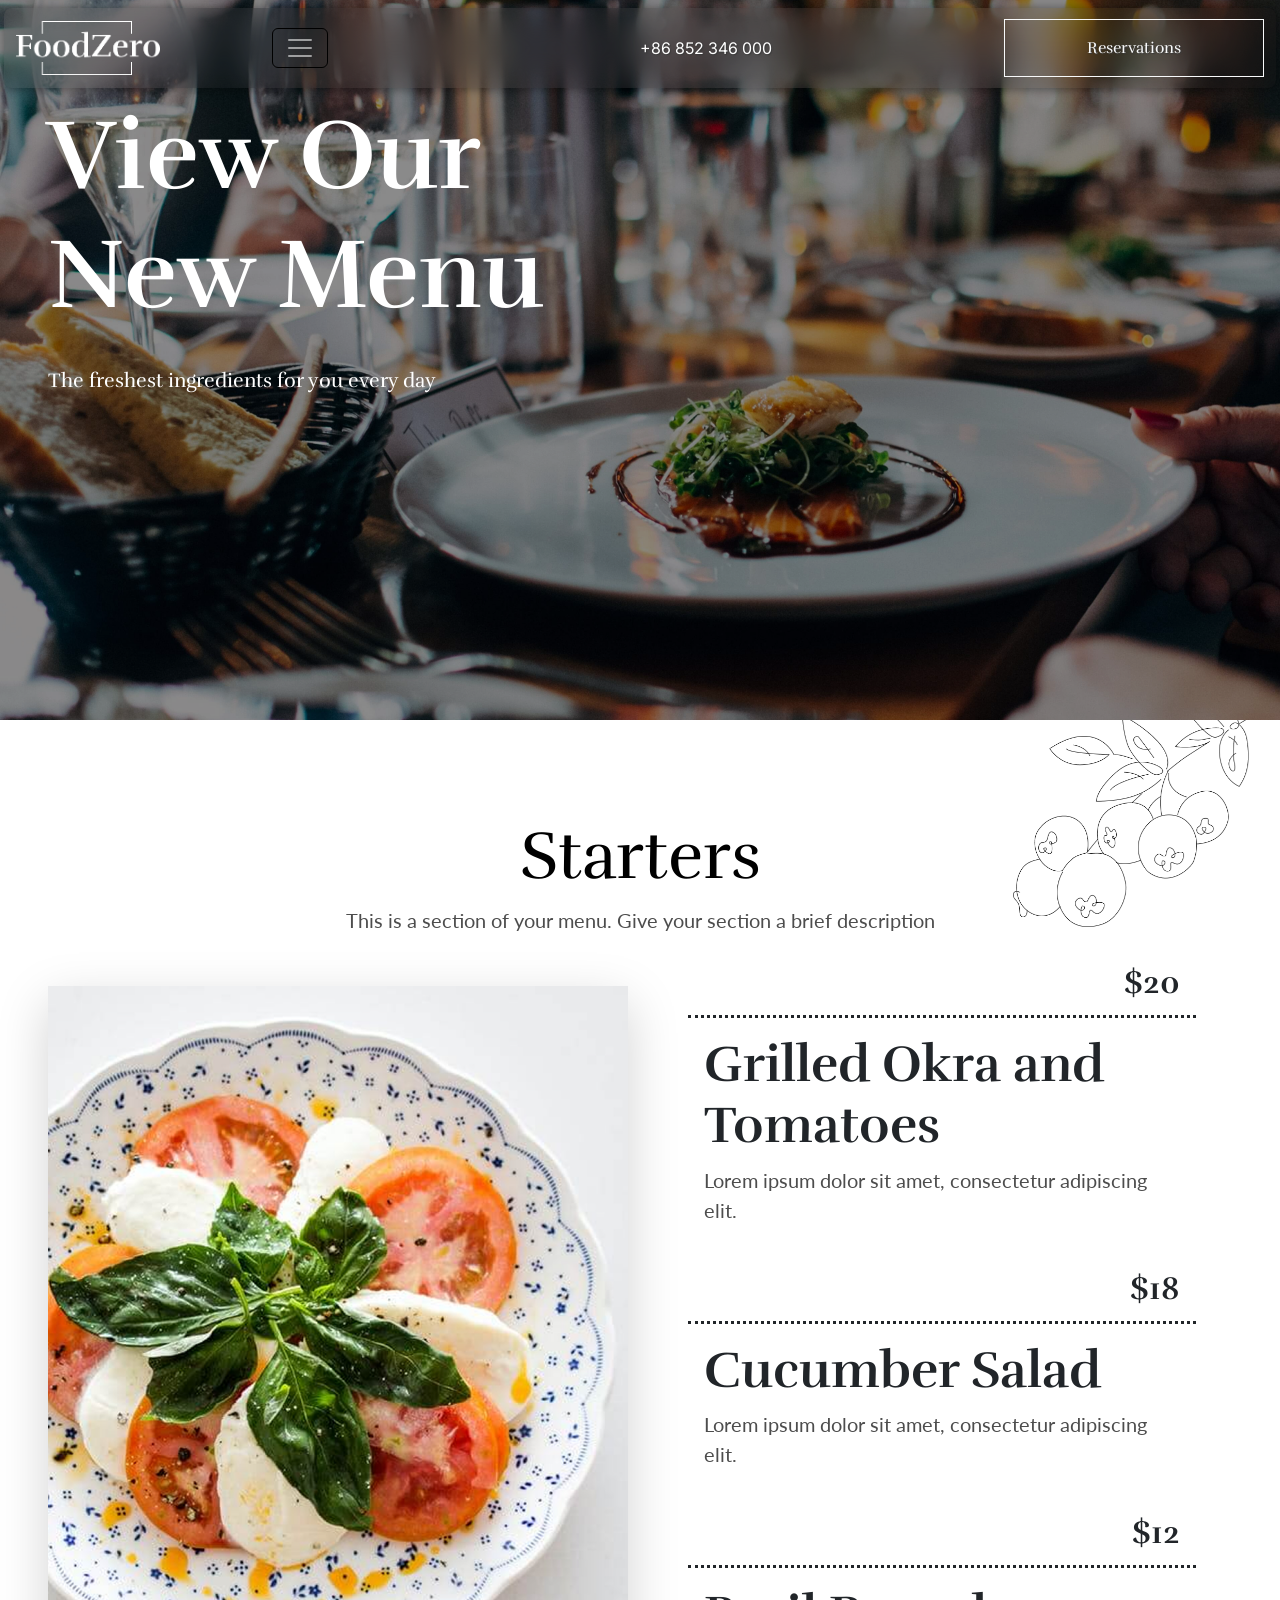
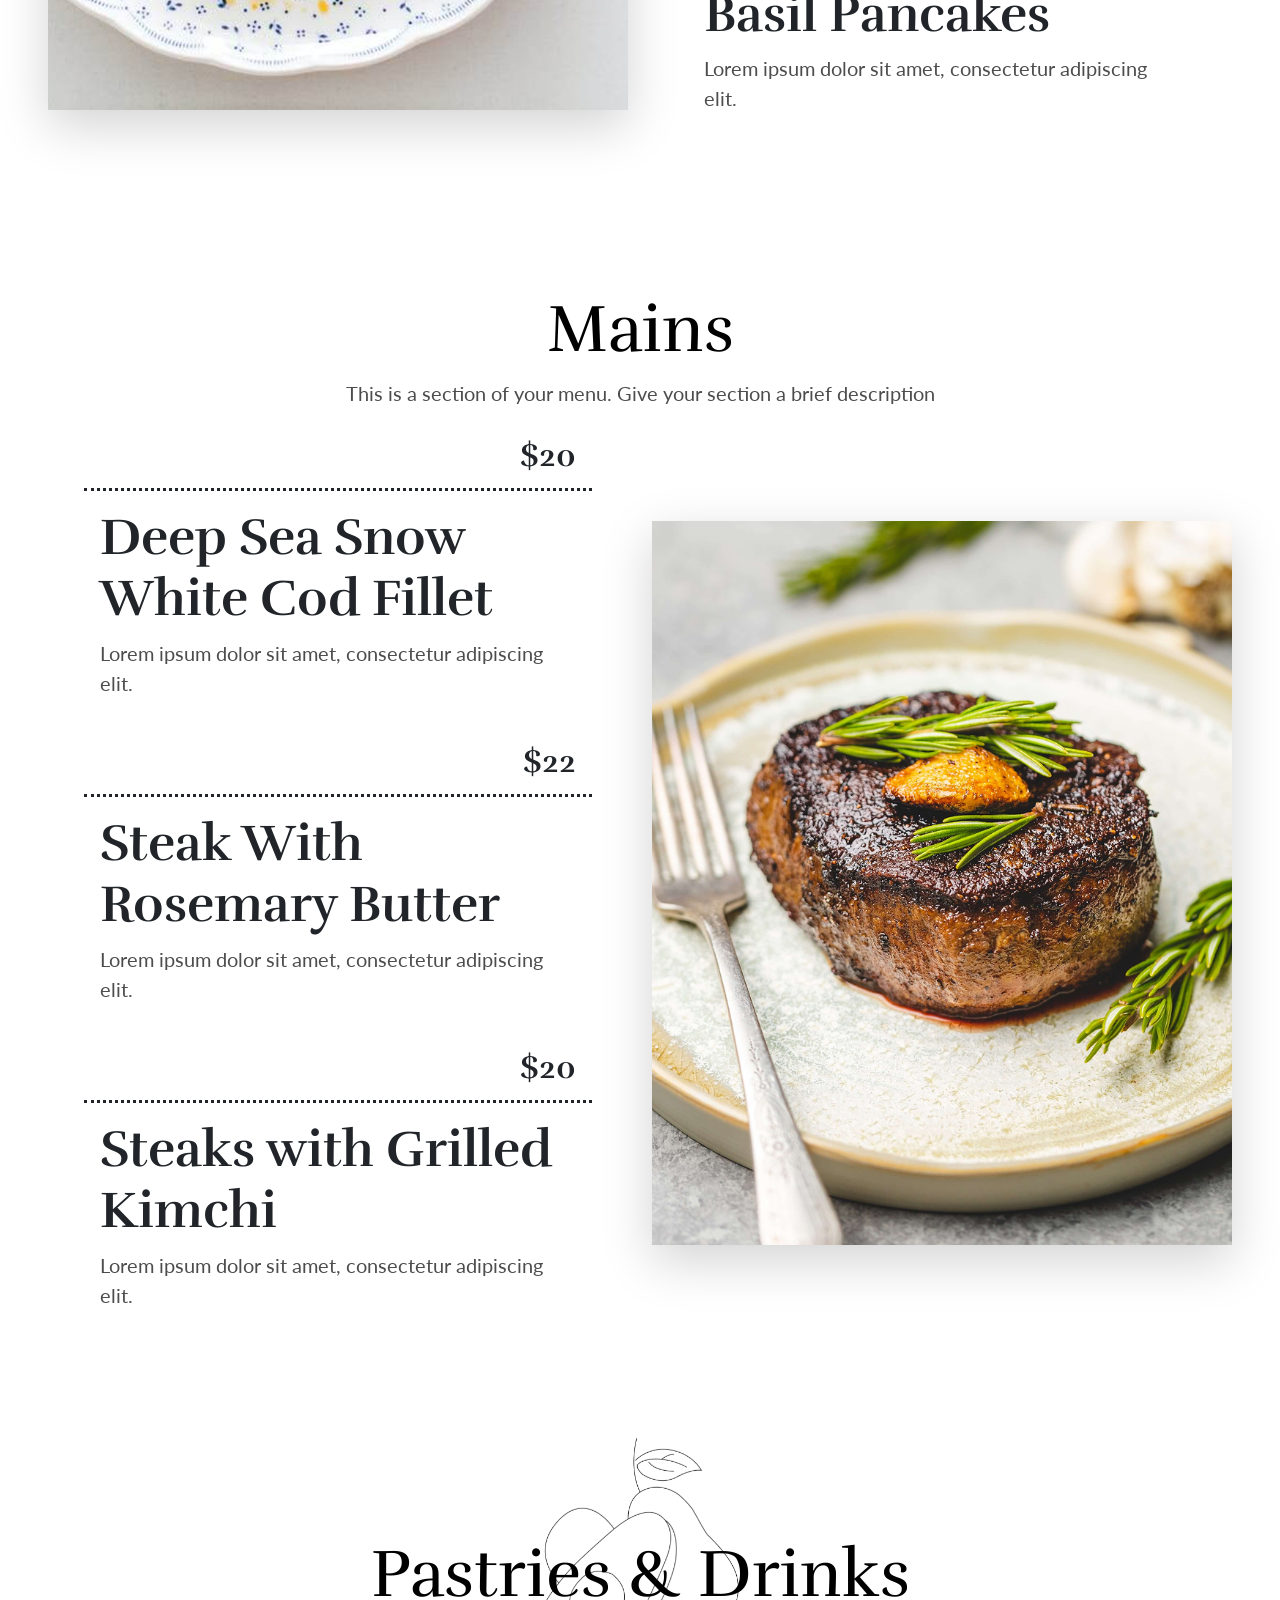
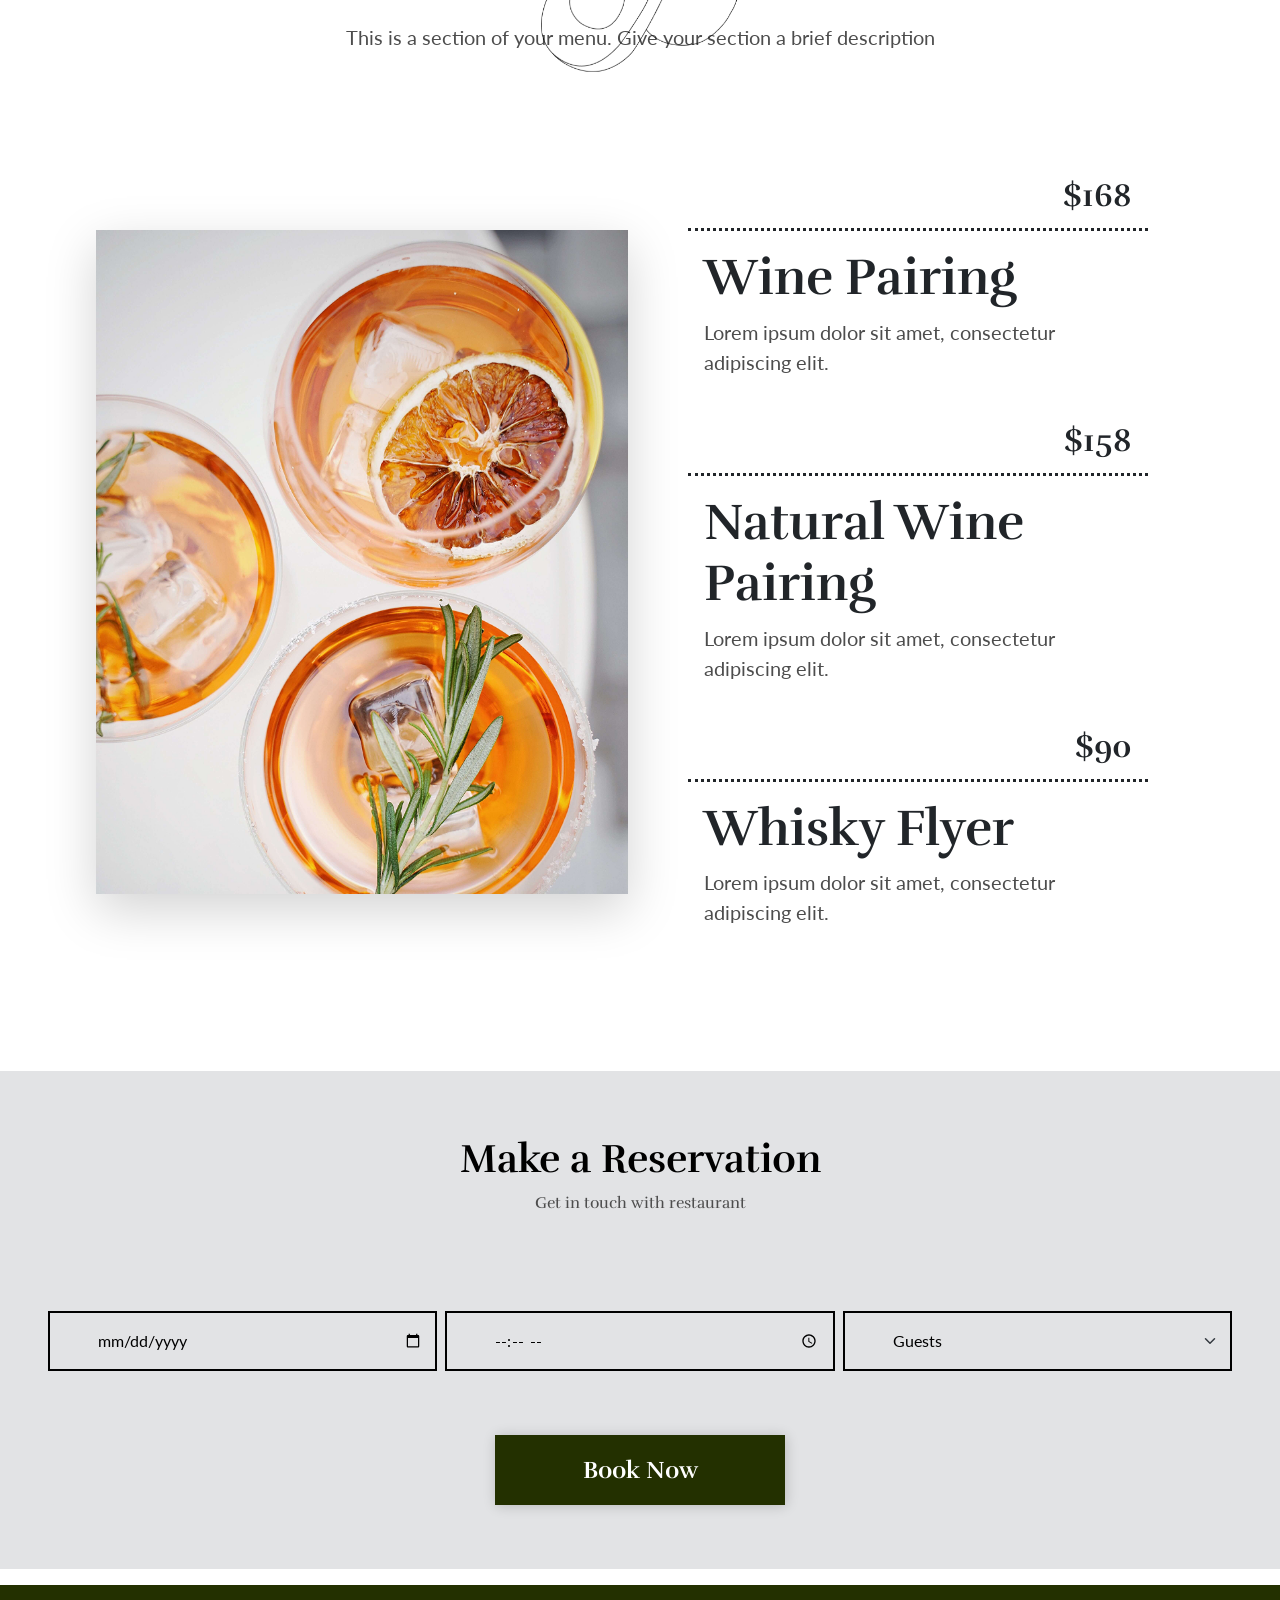
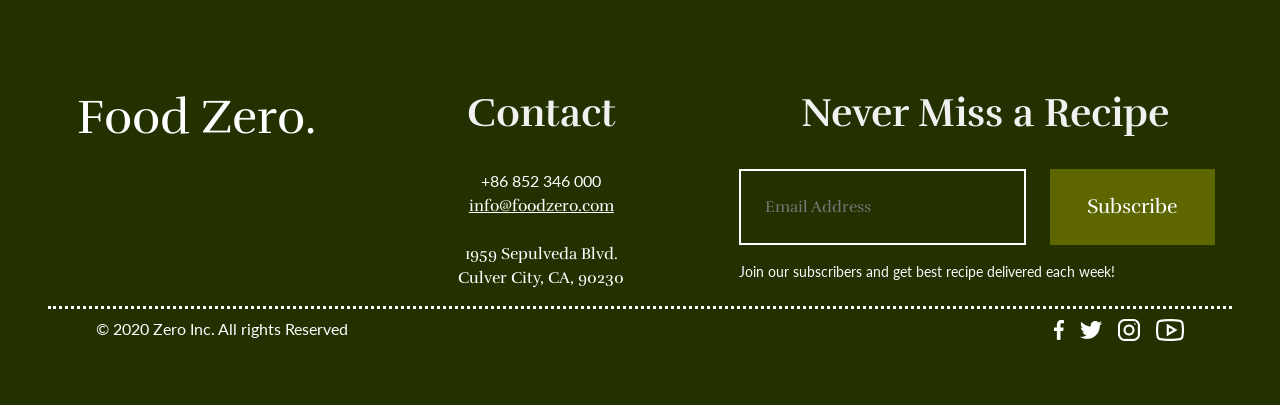
<file: menu.html>
<!DOCTYPE html>
<html lang="en">

<head>
    <meta charset="UTF-8">
    <meta name="viewport" content="width=device-width, initial-scale=1.0">
    <title>Menu || Foodzero</title>
    <link rel="shortcut icon" href="assets/icons/home_icons/Logofoodzero.png">
    <link rel="stylesheet" href="style_index.css">
    <link rel="stylesheet" href="about.css">

    <!-- Bootstrap 5 link -->
    <link href="https://cdn.jsdelivr.net/npm/bootstrap@5.3.8/dist/css/bootstrap.min.css" rel="stylesheet"
        integrity="sha384-sRIl4kxILFvY47J16cr9ZwB07vP4J8+LH7qKQnuqkuIAvNWLzeN8tE5YBujZqJLB" crossorigin="anonymous">
    <!-- Google fonts -->
    <link rel="preconnect" href="https://fonts.googleapis.com">
    <link rel="preconnect" href="https://fonts.gstatic.com" crossorigin>
    <link
        href="https://fonts.googleapis.com/css2?family=Inter:ital,opsz,wght@0,14..32,100..900;1,14..32,100..900&family=Lato:ital,wght@0,100;0,300;0,400;0,700;0,900;1,100;1,300;1,400;1,700;1,900&family=Rufina:wght@400;700&display=swap"
        rel="stylesheet">

    <!-- custom Javascript -->
    <script src="script.js"></script>

    <!-- Bootstrap 5 Javascript -->
    <script src="https://cdn.jsdelivr.net/npm/@popperjs/core@2.11.8/dist/umd/popper.min.js"
        integrity="sha384-I7E8VVD/ismYTF4hNIPjVp/Zjvgyol6VFvRkX/vR+Vc4jQkC+hVqc2pM8ODewa9r"
        crossorigin="anonymous"></script>
    <script src="https://cdn.jsdelivr.net/npm/bootstrap@5.3.8/dist/js/bootstrap.min.js"
        integrity="sha384-G/EV+4j2dNv+tEPo3++6LCgdCROaejBqfUeNjuKAiuXbjrxilcCdDz6ZAVfHWe1Y"
        crossorigin="anonymous"></script>
</head>

<body>
    <div
        style=" background-image: url('assets/images/menu_img/menuHero_img.png'); background-size: cover; background-repeat: no-repeat; background-position: center; min-height: 80vh;">
        <div class="container-fluid d-flex flex-column align-items-center justify-content-between gap-md-5 px-0 ">
            <nav class="navbar position-fixed w-100 top-0 end-0 py-2 px-1 col-md-12" style="  z-index: 999;">
                <div class="container-fluid d-flex justify-content-between w-100 row-gap-2 py-2 rounded-3"
                    style="background-color: rgba(29, 28, 28, 0.137); backdrop-filter: blur(20px); box-shadow: 1px 1px 10px 1px #0000005d; z-index: 999;">
                    <div class="col-6 col-md-5 col-lg-6">
                        <div class="col-12 col-lg-6 d-flex justify-content-between align-items-center">
                            <div class="col-8 col-md-8">
                                <div class="navbar-brand"><img src="assets/icons/home_icons/Logo_white.png" class="w-75"
                                        alt="Food zero logo"></div>
                            </div>
                            <!-- Use any element to open/show the overlay navigation menu -->
                            <span onclick="openNav()" class="navbar-dark"><button
                                    class="navbar-toggler border-1 border-black" type="button" data-bs-toggle="collapse"
                                    data-bs-target="#navbarNavAltMarkup" aria-controls="navbarNavAltMarkup"
                                    aria-expanded="false" aria-label="Toggle navigation">
                                    <span class="navbar-toggler-icon" style="color: white;"></span>
                                </button>
                            </span>
                        </div>
                    </div>
                    <div class="d-flex gap-5 align-items-center justify-content-between text-white col-5 col-md-6">
                        <a href="tel:+86 852 346 000" class="text-decoration-none text-white d-none d-md-inline"
                            style="font-family: 'Inter', sans-serif; text-shadow: 1px 1px 1px rgb(59, 59, 59);">+86 852
                            346 000</a>
                        <button class="btn btn-outline-light rounded-0 p-2 py-2 py-md-3 col-md-5 col-12"
                            style="text-shadow: 1px 1px 1px rgb(59, 59, 59);" type="submit">Reservations</button>
                    </div>
                </div>
            </nav>
            <!-- The overlay -->
            <div id="myNav" class="overlay h-100" style="z-index: 999 !important;">
                <div class="overlayer h-100">

                    <!-- Button to close the overlay navigation -->
                    <a href="javascript:void(0)" class="closebtn" onclick="closeNav()">&times;</a>

                    <!-- Overlay content -->
                    <div class="h-100">
                        <div
                            class="overlay-content d-flex flex-column flex-lg-row align-items-center justify-content-evenly justify-content-lg-between h-100 w-75 m-auto p-0">
                            <ul>
                                <li class="text-uppercase fw-bold "><a href="home.html" class="text-white p-0">Home</a>
                                </li>
                                <li class="text-uppercase fw-bold"><a href="menu.html" class="text-white p-0">Menu</a>
                                </li>
                                <li class="text-uppercase text-warning fw-bold"> Blogs</li>
                                <div class="d-flex flex-column align-items-start">
                                    <p class="m-0 text-white fw-bold"><a href="blog.html" class="p-0 text-white fs-5">1
                                            column</a>
                                    </p>
                                    <p class="m-0 fw-bold"><a class="p-0 text-white fs-5" href="blogDouble.html">2
                                            column</a></p>
                                    <p class="m-0 text-white fw-bold">Sidebar post</p>
                                </div>
                                <li class="text-uppercase fw-bold"><a href="about.html" class="text-white p-0">About</a>
                                </li>
                                <li class="text-uppercase fw-bold"><a href="contact.html"
                                        class="text-white p-0">Contact</a></li>
                            </ul>
                            <div class="d-flex flex-column align-items-start">
                                <h3 class="pe-5 w-100"
                                    style="font-size: 30px; color: #f1f1f1;  border-bottom: 3px; border-bottom-style: dotted;">
                                    Contact</h3>
                                <div class="w-100 d-flex flex-column">
                                    <a href="tel:+86 852 346 000"
                                        class="text-decoration-none text-white fs-5 text-center"
                                        style="font-family: 'Inter', sans-serif;">+86 852
                                        346 000</a>
                                    <a href="mailto:info@foodzero.com" class="fs-5 text-white">info@foodzero.com</a>

                                    <address class="fs-5 text-center text-white">1959 Sepulveda Blvd.
                                        <br>
                                        Culver City, CA, 90230
                                    </address>
                                    <div class="d-flex">
                                        <a href="#"><img src="assets/icons/home_icons/Icon_instagram.png"
                                                alt="instagram icon"></a>
                                        <a href="#"><img src="assets/icons/home_icons/Icon_twitter.png"
                                                alt="twitter icon"></a>
                                        <a href="#"><img src="assets/icons/home_icons/Icon_facebook.png"
                                                alt="facebook icon"></a>
                                        <a href="#"><img src="assets/icons/home_icons/Icon_youtube.png"
                                                alt="YouTube icon"></a>
                                    </div>
                                </div>
                            </div>

                        </div>
                    </div>
                </div>
            </div>

            <div
                class="d-flex flex-column me-lg-auto p-lg-5 p-2 mt-md-5 justify-content-between p-3 col-lg-6 col-12 text-lg-start text-center bs-slide-in">
                <h1 class=" text-white fs-1 col-12 pt-5 pt-lg-0 fw-bold"
                    style="font-size: calc(5rem + 1.5vw) !important;">
                    View Our New Menu</h1>
                <p class=" text-white fs-5 pt-4" style="letter-spacing: 2%;">
                    The freshest ingredients for you every day</p>

            </div>
        </div>
    </div>

    <!-- This is the menu option -->
    <section>
        <div class="col-5 ms-auto position-relative">
            <img loading="lazy" src="assets/images/menu_img/Blueberry.png" alt=""
                class="col-8 col-md-6 position-absolute end-0">
        </div>
        <div class="p-lg-5 p-3">
            <div class="text-center">
                <h2 class="pt-5" style="font-size: calc(3rem + 1.5vw); color: #000;">Starters</h2>
                <p class="fs-5" style="font-family: 'Lato', sans-serif;  color: #4D4D4D;">This is a section of your
                    menu. Give your
                    section a brief description</p>
            </div>
            <div class="row row-cols-1 row-cols-lg-2">
                <div class="my-auto">
                    <img loading="lazy" src="assets/images/menu_img/Image (4).png" alt="Cheese"
                        class="w-100 bs-floating shadow-lg shadow-sm">
                </div>
                <div class="d-flex flex-wrap justify-content-between px-lg-5">
                    <div class="card border-0 bg-transparent mb-3 w-100">
                        <div class="card-header fs-2 fw-bold bg-transparent text-end"
                            style="border-bottom: 3px; border-bottom-style: dotted;">$20
                        </div>
                        <div class="card-body">
                            <h3 class="card-title fw-bold" style="font-size: calc(2rem + 1.5vw);">Grilled Okra and
                                Tomatoes
                            </h3>
                            <p class="card-text fs-5" style="font-family: 'Lato', sans-serif; color: #4D4D4D;">Lorem
                                ipsum dolor sit amet,
                                consectetur adipiscing elit.</p>
                        </div>
                    </div>
                    <div class="card border-0 bg-transparent  mb-3 w-100">
                        <div class="card-header fs-2 fw-bold bg-transparent text-end"
                            style="border-bottom: 3px; border-bottom-style: dotted;">$18
                        </div>
                        <div class="card-body">
                            <h3 class="card-title fw-bold" style="font-size: calc(2rem + 1.5vw);">Cucumber Salad
                            </h3>
                            <p class="card-text fs-5" style="font-family: 'Lato', sans-serif; color: #4D4D4D;">Lorem
                                ipsum dolor sit amet,
                                consectetur adipiscing elit.</p>
                        </div>
                    </div>
                    <div class="card border-0 bg-transparent  mb-3 w-100">
                        <div class="card-header fs-2 fw-bold bg-transparent text-end"
                            style="border-bottom: 3px; border-bottom-style: dotted;">$12
                        </div>
                        <div class="card-body">
                            <h3 class="card-title fw-bold" style="font-size: calc(2rem + 1.5vw);">Basil Pancakes
                            </h3>
                            <p class="card-text fs-5" style="font-family: 'Lato', sans-serif; color: #4D4D4D;">Lorem
                                ipsum dolor sit amet,
                                consectetur adipiscing elit.</p>
                        </div>
                    </div>
                </div>
            </div>
        </div>
    </section>
    <!-- This is the second menu option -->
    <section>
        <div class="p-lg-5 p-3">
            <div class="text-center">
                <h2 class="pt-5" style="font-size: calc(3rem + 1.5vw); color: #000;">Mains</h2>
                <p class="fs-5" style="font-family: 'Lato', sans-serif;  color: #4D4D4D;">This is a section of your
                    menu. Give your
                    section a brief description</p>
            </div>
            <div class="row row-cols-1 row-cols-lg-2">
                <div class="d-flex flex-wrap justify-content-between px-lg-5">
                    <div class="card border-0 bg-transparent mb-3 w-100">
                        <div class="card-header fs-2 fw-bold bg-transparent text-end"
                            style="border-bottom: 3px; border-bottom-style: dotted;">$20
                        </div>
                        <div class="card-body">
                            <h3 class="card-title fw-bold" style="font-size: calc(2rem + 1.5vw);">Deep Sea Snow White
                                Cod Fillet
                            </h3>
                            <p class="card-text fs-5" style="font-family: 'Lato', sans-serif; color: #4D4D4D;">Lorem
                                ipsum dolor sit amet,
                                consectetur adipiscing elit.</p>
                        </div>
                    </div>
                    <div class="card border-0 bg-transparent  mb-3 w-100">
                        <div class="card-header fs-2 fw-bold bg-transparent text-end"
                            style="border-bottom: 3px; border-bottom-style: dotted;">$22
                        </div>
                        <div class="card-body">
                            <h3 class="card-title fw-bold" style="font-size: calc(2rem + 1.5vw);">Steak With Rosemary
                                Butter
                            </h3>
                            <p class="card-text fs-5" style="font-family: 'Lato', sans-serif; color: #4D4D4D;">Lorem
                                ipsum dolor sit amet,
                                consectetur adipiscing elit.</p>
                        </div>
                    </div>
                    <div class="card border-0 bg-transparent  mb-3 w-100">
                        <div class="card-header fs-2 fw-bold bg-transparent text-end"
                            style="border-bottom: 3px; border-bottom-style: dotted;">$20
                        </div>
                        <div class="card-body">
                            <h3 class="card-title fw-bold" style="font-size: calc(2rem + 1.5vw);">Steaks with Grilled
                                Kimchi
                            </h3>
                            <p class="card-text fs-5" style="font-family: 'Lato', sans-serif; color: #4D4D4D;">Lorem
                                ipsum dolor sit amet,
                                consectetur adipiscing elit.</p>
                        </div>
                    </div>
                </div>
                <div class="my-auto">
                    <img loading="lazy" src="assets/images/menu_img/Image (2).png" alt="Beef steak with fork"
                        class="w-100 bs-floating shadow-lg shadow-sm">
                </div>
            </div>
        </div>
    </section>
    <!-- This is the third menu option -->
    <section class="p-lg-5 p-3">
        <div class="col-3 col-lg-2 m-auto position-relative">
            <img loading="lazy" src="assets/images/menu_img/Avocado.png" alt="" class="w-100 position-absolute">
        </div>
        <div class="p-lg-5">
            <div class="text-center pb-5">
                <h2 class="pt-5" style="font-size: calc(3rem + 1.5vw); color: #000;">Pastries & Drinks</h2>
                <p class="fs-5" style="font-family: 'Lato', sans-serif;  color: #4D4D4D;">This is a section of your
                    menu. Give your
                    section a brief description</p>
            </div>
            <div class="row row-cols-1 row-cols-lg-2 pt-5">
                <div class="my-auto">
                    <img loading="lazy" src="assets/images/menu_img/Image (3).png"
                        alt="Four glass cups on white surface" class="w-100 bs-floating shadow-lg shadow-sm">
                </div>
                <div class="d-flex flex-wrap justify-content-between px-lg-5">
                    <div class="card border-0 bg-transparent mb-3 w-100">
                        <div class="card-header fs-2 fw-bold bg-transparent text-end"
                            style="border-bottom: 3px; border-bottom-style: dotted;">$168
                        </div>
                        <div class="card-body">
                            <h3 class="card-title fw-bold" style="font-size: calc(2rem + 1.5vw);">Wine Pairing
                            </h3>
                            <p class="card-text fs-5" style="font-family: 'Lato', sans-serif; color: #4D4D4D;">Lorem
                                ipsum dolor sit amet,
                                consectetur adipiscing elit.</p>
                        </div>
                    </div>
                    <div class="card border-0 bg-transparent  mb-3 w-100">
                        <div class="card-header fs-2 fw-bold bg-transparent text-end"
                            style="border-bottom: 3px; border-bottom-style: dotted;">$158
                        </div>
                        <div class="card-body">
                            <h3 class="card-title fw-bold" style="font-size: calc(2rem + 1.5vw);">Natural Wine Pairing
                            </h3>
                            <p class="card-text fs-5" style="font-family: 'Lato', sans-serif; color: #4D4D4D;">Lorem
                                ipsum dolor sit amet,
                                consectetur adipiscing elit.</p>
                        </div>
                    </div>
                    <div class="card border-0 bg-transparent  mb-3 w-100">
                        <div class="card-header fs-2 fw-bold bg-transparent text-end"
                            style="border-bottom: 3px; border-bottom-style: dotted;">$90
                        </div>
                        <div class="card-body">
                            <h3 class="card-title fw-bold" style="font-size: calc(2rem + 1.5vw);">Whisky Flyer
                            </h3>
                            <p class="card-text fs-5" style="font-family: 'Lato', sans-serif; color: #4D4D4D;">Lorem
                                ipsum dolor sit amet,
                                consectetur adipiscing elit.</p>
                        </div>
                    </div>
                </div>
            </div>
        </div>
    </section>

    <!-- Reservation section -->
    <section class="py-3">
        <div class="container-fluid px-lg-5 p-3 d-flex flex-column align-items-center bg-secondary-subtle">
            <div class="text-center pb-md-5 mt-5">
                <h1 class="fs-1 fw-bold text-black">Make a Reservation</h1>
                <span style="color:#4D4D4D;">Get in touch with restaurant</span>
            </div>
            <div class="col-12">
                <div class="row justify-content-center">
                    <div class="col-md-10 py-5 col-lg-12">
                        <form class="card border-0  bg-secondary-subtle " style="font-family: 'Lato', sans-serif;"
                            id="myForm">
                            <!-- 3-Button Layout Group -->
                            <div class="row g-2">

                                <!-- Date Button/Input -->
                                <div class="col-sm-4">
                                    <label class="form-label d-none" for="res-date">Date</label>
                                    <div class="position-relative">
                                        <i
                                            class="bi bi-calendar3 position-absolute top-50 start-0 translate-middle-y ms-3 text-secondary"></i>
                                        <input type="date" id="res-date"
                                            class="form-control btn btn-outline-secondary text-start ps-5 py-3 w-100 rounded-0 border-2 border-black text-black"
                                            style=" font-family: 'Lato', sans-serif;" required>
                                    </div>
                                </div>

                                <!-- Time Button/Input -->
                                <div class="col-sm-4">
                                    <label class="form-label d-none" for="res-time">Time</label>
                                    <div class="position-relative">
                                        <i
                                            class="bi bi-clock position-absolute top-50 start-0 translate-middle-y ms-3 text-secondary"></i>
                                        <input type="time" id="res-time"
                                            class="form-control btn btn-outline-secondary text-start ps-5 py-3 w-100  rounded-0 border-2 border-black text-black"
                                            required>
                                    </div>
                                </div>

                                <!-- Persons Button/Select -->
                                <div class="col-sm-4">
                                    <label class="form-label d-none" for="res-guests">Guests</label>
                                    <div class="position-relative">
                                        <i
                                            class="bi bi-people position-absolute top-50 start-0 translate-middle-y ms-3 text-secondary"></i>
                                        <select id="res-guests"
                                            class="form-select btn btn-outline-secondary text-start ps-5 py-3 w-100 rounded-0 border-2 border-black text-black"
                                            required>
                                            <option value="" selected disabled>Guests</option>
                                            <option value="1">1 Person</option>
                                            <option value="2">2 People</option>
                                            <option value="3">3 People</option>
                                            <option value="4">4 People</option>
                                            <option value="5+">5+ People</option>
                                        </select>
                                    </div>
                                </div>

                                <!-- Submit Button -->
                                <div class="col-12 col-lg-3 mx-auto mt-3 pt-5">
                                    <button type="submit"
                                        class="btn w-100 py-3 fw-bold rounded-0 text-white fw-bolder fs-4 "
                                        style="background-color: #233000; box-shadow: 1px 1px 12px rgba(0, 0, 0, 0.185);  font-family: 'Rufina', serif !important;"
                                        id="submitBtn">Book
                                        Now</button>
                                </div>
                            </div>
                        </form>
                        <!-- Bootstrap Toast Container (Positioned Bottom-Center) -->
                        <div class="toast-container position-fixed bottom-0 rounded-5 start-50 translate-middle-x p-3"
                            style="z-index: 1055;">
                            <div id="toastAlert"
                                class="toast align-items-center rounded-5 text-center text-white bg-black border-0"
                                role="alert" aria-live="assertive" aria-atomic="true" data-bs-delay="3000">
                                <div class="d-flex">
                                    <div class="toast-body w-100 text-center fs-6 py-2 px-4">
                                        🎉 Details submitted successfully!
                                    </div>
                                </div>
                            </div>
                        </div>
                    </div>
                </div>
            </div>
        </div>
    </section>


    <!-- footer -->
    <footer style="background-color: #233000;" class="py-lg-5">
        <div class="d-flex flex-column container-fluid  px-lg-5 p-2">
            <div class="d-flex justify-content-center justify-content-lg-between flex-wrap mt-5"
                style="border-bottom: 3px; border-bottom-style: dotted; border-color: white;">
                <div class="fs-1 text-center text-white col-12 col-lg-3">
                    <h1 class="fs-1 text-white" style="font-size: 3rem !important;">Food Zero.</h1>
                </div>
                <div class="d-flex flex-column gap-4 col-12 col-lg-3">
                    <h3 class="text-center fs-1 fw-bold" style="color: #f1f1f1;"
                        style="font-family: 'Lato', sans-serif;">
                        Contact</h3>
                    <div class="w-100 d-flex flex-column gap-4">
                        <div class="text-center"><a href="tel:+86 852 346 000"
                                class="text-decoration-none text-white fs-6 text-center"
                                style="font-family: 'Lato', sans-serif;">+86 852
                                346 000</a> <br>
                            <a href="mailto:info@foodzero.com" class="fs-6 text-white text-center">info@foodzero.com</a>
                        </div>
                        <address class="fs-6 text-center text-white">1959 Sepulveda Blvd.
                            <br>
                            Culver City, CA, 90230
                        </address>
                    </div>
                </div>
                <div class="text-white text-center text-lg-start  d-flex flex-column gap-4 col-12 col-lg-5">
                    <h3 class="text-center fs-1 fw-bold" style="color: #f1f1f1;">Never Miss a Recipe</h3>
                    <form class="text-white d-flex flex-column" id="myFormm">
                        <div class="col-12 d-flex gap-4">
                            <input name="E-mail" type="email" placeholder="Email Address" required
                                class="py-4 ps-4 col-7 bg-transparent border-0 text-white"
                                style="border: 2px #fff solid !important; ">
                            <button type="submit" class="py-3 col-4 fs-5 border-0 text-white"
                                style="background-color: #5E6600 !important;" id="subscribeBtn">Subscribe</button>
                        </div>

                        <!-- Bootstrap Toast Container (Positioned Bottom-Center) -->
                        <div class="toast-container position-fixed rounded-5 bottom-0 start-50 translate-middle-x p-3"
                            style="z-index: 1055222;">
                            <div id="toastalert" class="toast align-items-center rounded-5 text-white bg-black border-0"
                                role="alert" aria-live="assertive" aria-atomic="true" data-bs-delay="3000">
                                <div class="d-flex align-items-center ">
                                    <div class="toast-body text-center w-100 fs-6 py-2 px-4">
                                        🎉 Subscription successful!
                                    </div>
                                </div>
                            </div>
                        </div>
                        <small class="text-light pt-3" style="font-family: 'Lato', sans-serif;">Join our subscribers and
                            get best recipe delivered each
                            week!</small>
                    </form>

                </div>
            </div>
            <div class="d-flex justify-content-md-between text-white container-fluid px-lg-5 p-2 gap-3">
                <small class="fs-6" style="font-family: 'Lato', sans-serif;">© 2020 Zero Inc. All rights
                    Reserved</small>

                <div class="d-flex gap-3">
                    <a href="#"><img src="assets/icons/home_icons/001-facebook.png" alt="Facebook icon"></a>
                    <a href="#"><img src="assets/icons/home_icons/003-twitter.png" alt="Twitter icon"></a>
                    <a href="#"><img src="assets/icons/home_icons/004-instagram.png" alt="Instagram icon"></a>
                    <a href="#"><img src="assets/icons/home_icons/Icon_youtube (1).png" alt="YouTube icon"></a>
                </div>

            </div>
        </div>
    </footer>

</body>

</html>
</file>
<file: style_index.css>
body {
    font-family: "Rufina", serif !important;
    font-weight: 400;
    font-style: normal;
}

/* FIX: Bring overlay layer forward and enforce explicit view limits */
.overlayy {
    background-color: rgba(35, 48, 0, 0.72);
    min-height: 100vh;
    width: 100%;
    position: relative;
    z-index: 2;
    /* Changed from -1 so it sits cleanly on top of web content */
}

/* The Overlay (background) */


/* Position the content inside the overlay */
.overlay-content {
    text-align: center;
    padding-top: 30px;
}

.overlay li {
    font-size: 36px;
    cursor: pointer;
    color: #f1f1f1;
    text-align: left;
}

/* The navigation links inside the overlay */
.overlay a {
    padding: 8px;
    text-decoration: none;
    font-size: 36px;
    color: #818181;
    display: block;
    transition: 0.3s;
}

/* FIX: Change position from relative to fixed if this wraps your overall menu panel */
.overlay {
    height: 100%;
    width: 0;
    position: fixed;
    /* Spans the entire viewport layout boundary */
    z-index: 9999;
    /* Ensure this value is higher than the navbar's 999 */
    left: 0;
    top: 0;
    background-image: url(assets/images/nav_img/Image\ \(1\).png);
    background-size: cover;
    background-repeat: no-repeat;
    background-position: center;
    background-color: rgba(0, 0, 0, 0.9);
    overflow-x: hidden;
    transition: 0.5s;
}

.overlayer {
    background-color: rgba(35, 48, 0, 0.70);
    height: 100%;
    /* Match the parent overlay scope */
    width: 100%;
    text-align: center;
}

/* When you mouse over the navigation links, change their color */
.overlay a:hover,
.overlay li:hover,
.overlay a:hover,
.overlay li:focus {
    color: #ffc107 !important;
}

/* Position the close button (top right corner) */
.overlay .closebtn {
    position: absolute;
    top: 20px;
    left: 45px;
    font-size: 60px;
}

/* Viewport Adjustments */
@media screen and (max-height: 450px) {

    .overlay a,
    .overlay li {
        font-size: 20px
    }

    .overlay .closebtn {
        font-size: 40px;
        top: 0px;
        right: 35px;
    }
}
</file>
<file: style_home.css>
body {
    font-family: "Rufina", serif !important;
    font-weight: 400;
    font-style: normal;
    box-sizing: border-box;
}

p, span {
    font-family: 'Lato', sans-serif;
}

.position-absolute .fs-1 {
    font-size: calc(5rem + 1.5vw) !important;
    
}

::placeholder {color: #fff !important;}

.map a:hover, a:active{
    color: #fff !important;
}
</file>
<file: alert.css>
/* Form for alert trigger */
/* Style the alert box */
.alert {
    margin-top: 15px;
    padding: 12px 20px;
    background-color: #4CAF50;
    /* Success Green */
    color: white;
    border-radius: 4px;
    font-family: sans-serif;
    transition: opacity 0.3s ease;
}

/* Helper class to hide the alert initially */
.hidden {
    display: none;
    opacity: 0;
}
</file>
<file: about.css>
/* ==========================================
   ANIMATION 1: SLIDE-IN FROM LEFT ON LOAD
   ========================================== */
.bs-slide-in {
    /* 
      Runs the 'bootstrapSlideIn' keyframe once for 1.2 seconds.
      'forwards' ensures the image stays at 100% opacity when done.
    */
    animation: bootstrapSlideIn 1.2s cubic-bezier(0.25, 1, 0.5, 1) forwards;
    opacity: 0; /* Invisible before the animation kicks off */
}

@keyframes bootstrapSlideIn {
    0% {
        transform: translateX(-120px); /* Starts shifted to the left */
        opacity: 0;
    }
    100% {
        transform: translateX(0);      /* Returns to its exact Bootstrap grid position */
        opacity: 1;
    }
}

/* ==========================================
   ANIMATION 2: CONTINUOUS FLOATING EFFECT
   ========================================== */
.bs-floating {
    /* 
      Loops the 'bootstrapFloat' keyframe endlessly.
      'alternate' smooths the loop by playing it forward, then backward.
    */
    animation: bootstrapFloat 3.5s ease-in-out infinite alternate;
}

@keyframes bootstrapFloat {
    0% {
        transform: translateY(0px);
    }
    100% {
        transform: translateY(-18px); /* Gently drifts upward */
    }
}

/* Optional: Pause the floating movement when the user hovers over it */
.bs-floating:hover {
    animation-play-state: paused;
}




/* Core helper to hide elements initially */
.reveal-on-scroll {
    opacity: 0;
    will-change: transform, opacity;

    /* 
       Transition when exiting (scrolling away): 
       Slightly faster (0.5s) so it hides cleanly.
    */
    transition: transform 0.5s ease-in, opacity 0.5s ease-in;
}

/* Specific Variation 1: Slide Up & Down */
.reveal-on-scroll.slide-up {
    transform: translateY(60px);
}

/* Specific Variation 2: Zoom In & Out */
.reveal-on-scroll.zoom-in {
    transform: scale(0.85);
}

/* ==========================================
   THE TRIGGER STATE (Active when visible)
   ========================================== */
.reveal-on-scroll.visible {
    opacity: 1;
    transform: translateY(0) scale(1);

    /* 
       Transition when entering (scrolling into view): 
       Smooth, elegant easing curve (0.8s).
    */
    transition: transform 0.8s cubic-bezier(0.25, 1, 0.5, 1), opacity 0.8s ease-out;
}

/* Accessibility: Turn off for users who prefer no motion */
@media (prefers-reduced-motion: reduce) {
    .reveal-on-scroll {
        opacity: 1 !important;
        transform: none !important;
        transition: none !important;
    }
}


/* Core helper to hide elements initially */
.reveal-on-scroll {
    opacity: 0;
    will-change: transform, opacity;
    
    /* FAST EXIT: When scrolling away, everyone clears out quickly together */
    transition: transform 0.4s ease-in, opacity 0.4s ease-in;
}

/* Base starting position */
.reveal-on-scroll.slide-up {
    transform: translateY(60px);
}

/* ==========================================================
   THE TRIGGER STATE + STAGGER MATHEMATICS
   ========================================================== */
.reveal-on-scroll.visible {
    opacity: 1;
    transform: translateY(0);
    
    /* SMOOTH ENTRANCE: When scrolling down to the cards */
    transition: transform 0.8s cubic-bezier(0.25, 1, 0.5, 1), opacity 0.8s ease-out;
    
    /* 
      Calculates transition-delay dynamically:
      Card 1 (--delay: 1) -> (1 - 1) * 150ms = 0ms delay (Instantly)
      Card 2 (--delay: 2) -> (2 - 1) * 150ms = 150ms delay
      Card 3 (--delay: 3) -> (3 - 1) * 150ms = 300ms delay
    */
    transition-delay: calc((var(--delay, 1) - 1) * 150ms);
}

/* Accessibility: No movement if user turns it off in system settings */
@media (prefers-reduced-motion: reduce) {
    .reveal-on-scroll {
        opacity: 1 !important;
        transform: none !important;
        transition: none !important;
        transition-delay: 0ms !important;
    }
}





/* FOR CARD STAGGER ANIMATION: */
/* Brand new core wrapper class */
.stagger-card {
    opacity: 0;
    will-change: transform, opacity;

    /* Fast exit transition when you scroll back up away from them */
    transition: transform 0.4s ease-in, opacity 0.4s ease-in;
}

/* Brand new direction variant name */
.stagger-card.cascade-up {
    transform: translateY(55px);
}

/* ==========================================================
   NEW ACTIVATION STATE & SEQUENTIAL TIMING
   ========================================================== */
.stagger-card.is-active {
    opacity: 1;
    transform: translateY(0);

    /* Smooth entry animation curve when scrolling down into view */
    transition: transform 0.8s cubic-bezier(0.25, 1, 0.5, 1), opacity 0.8s ease-out;

    /* Calculates timing dynamically using your new variable name (--index) */
    transition-delay: calc((var(--index, 1) - 1) * 150ms);
}

/* System accessibility compliance */
@media (prefers-reduced-motion: reduce) {
    .stagger-card {
        opacity: 1 !important;
        transform: none !important;
        transition: none !important;
        transition-delay: 0ms !important;
    }
}
</file>
